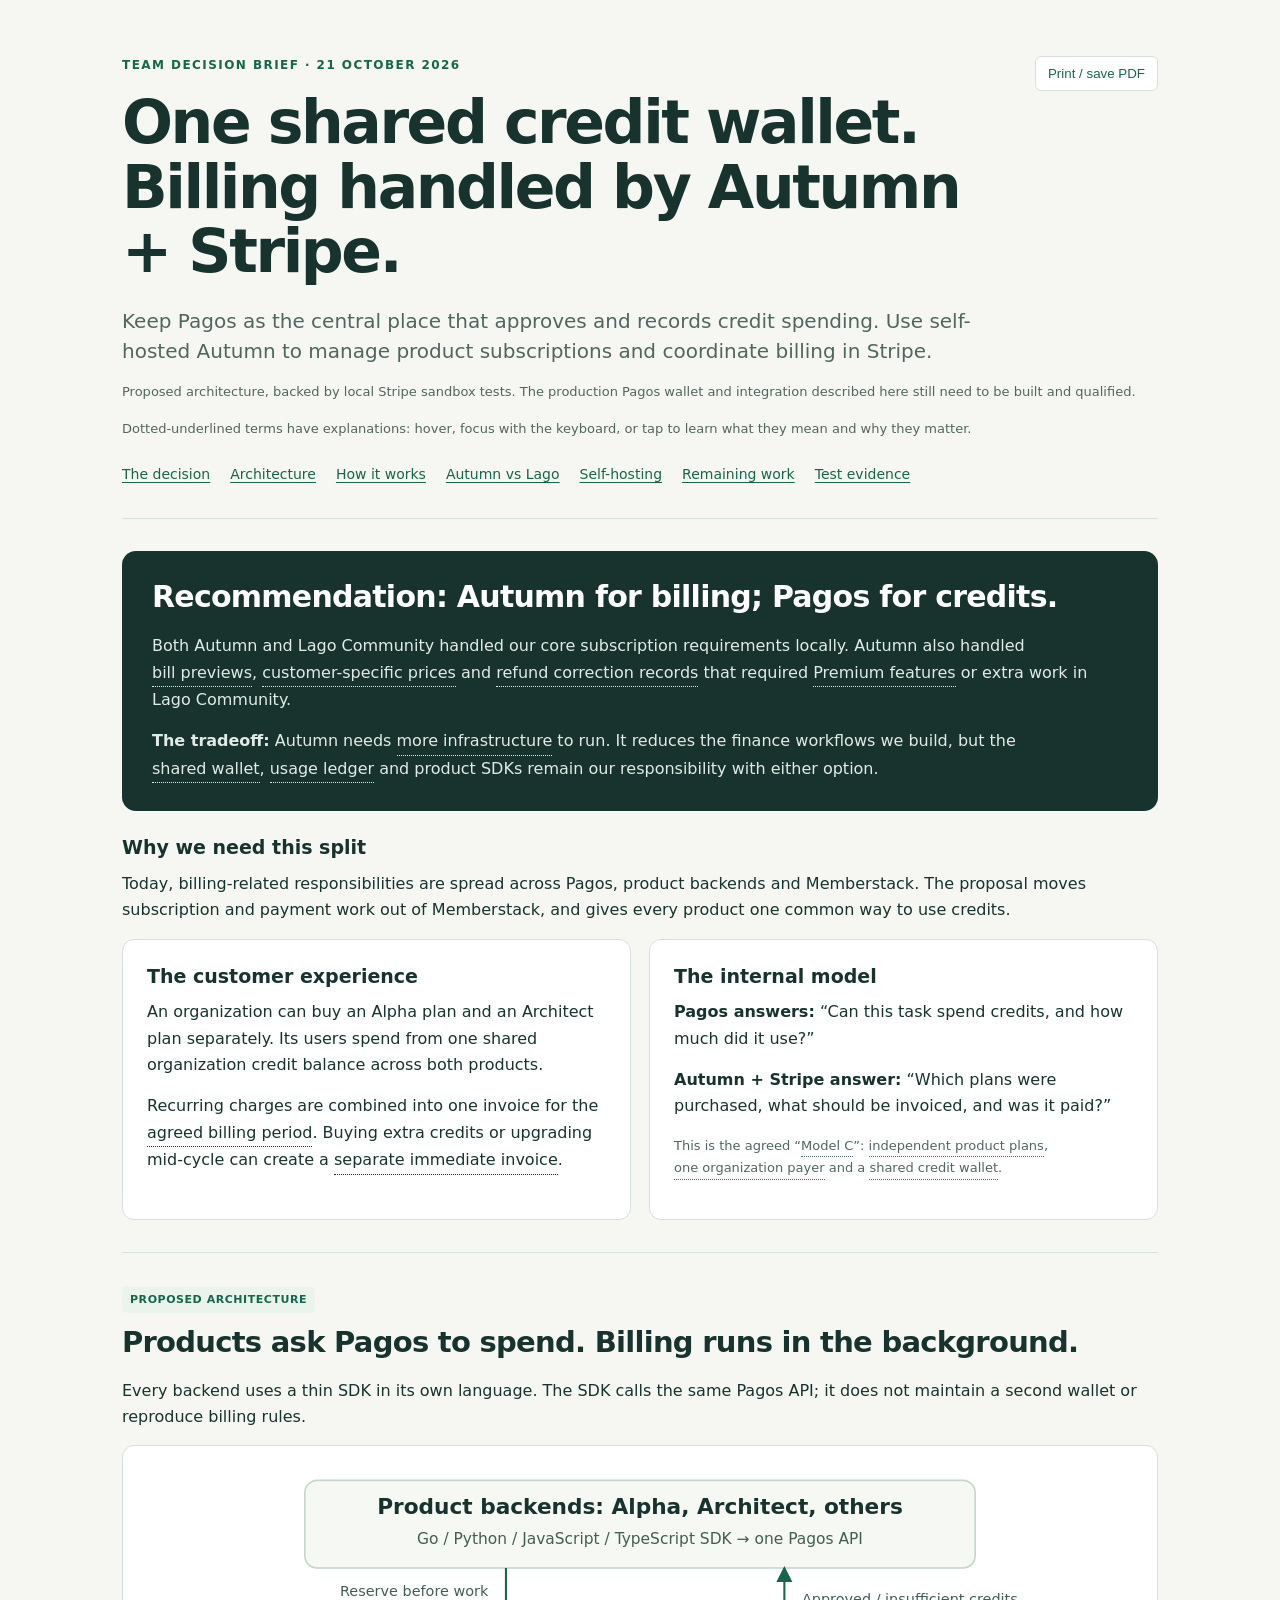
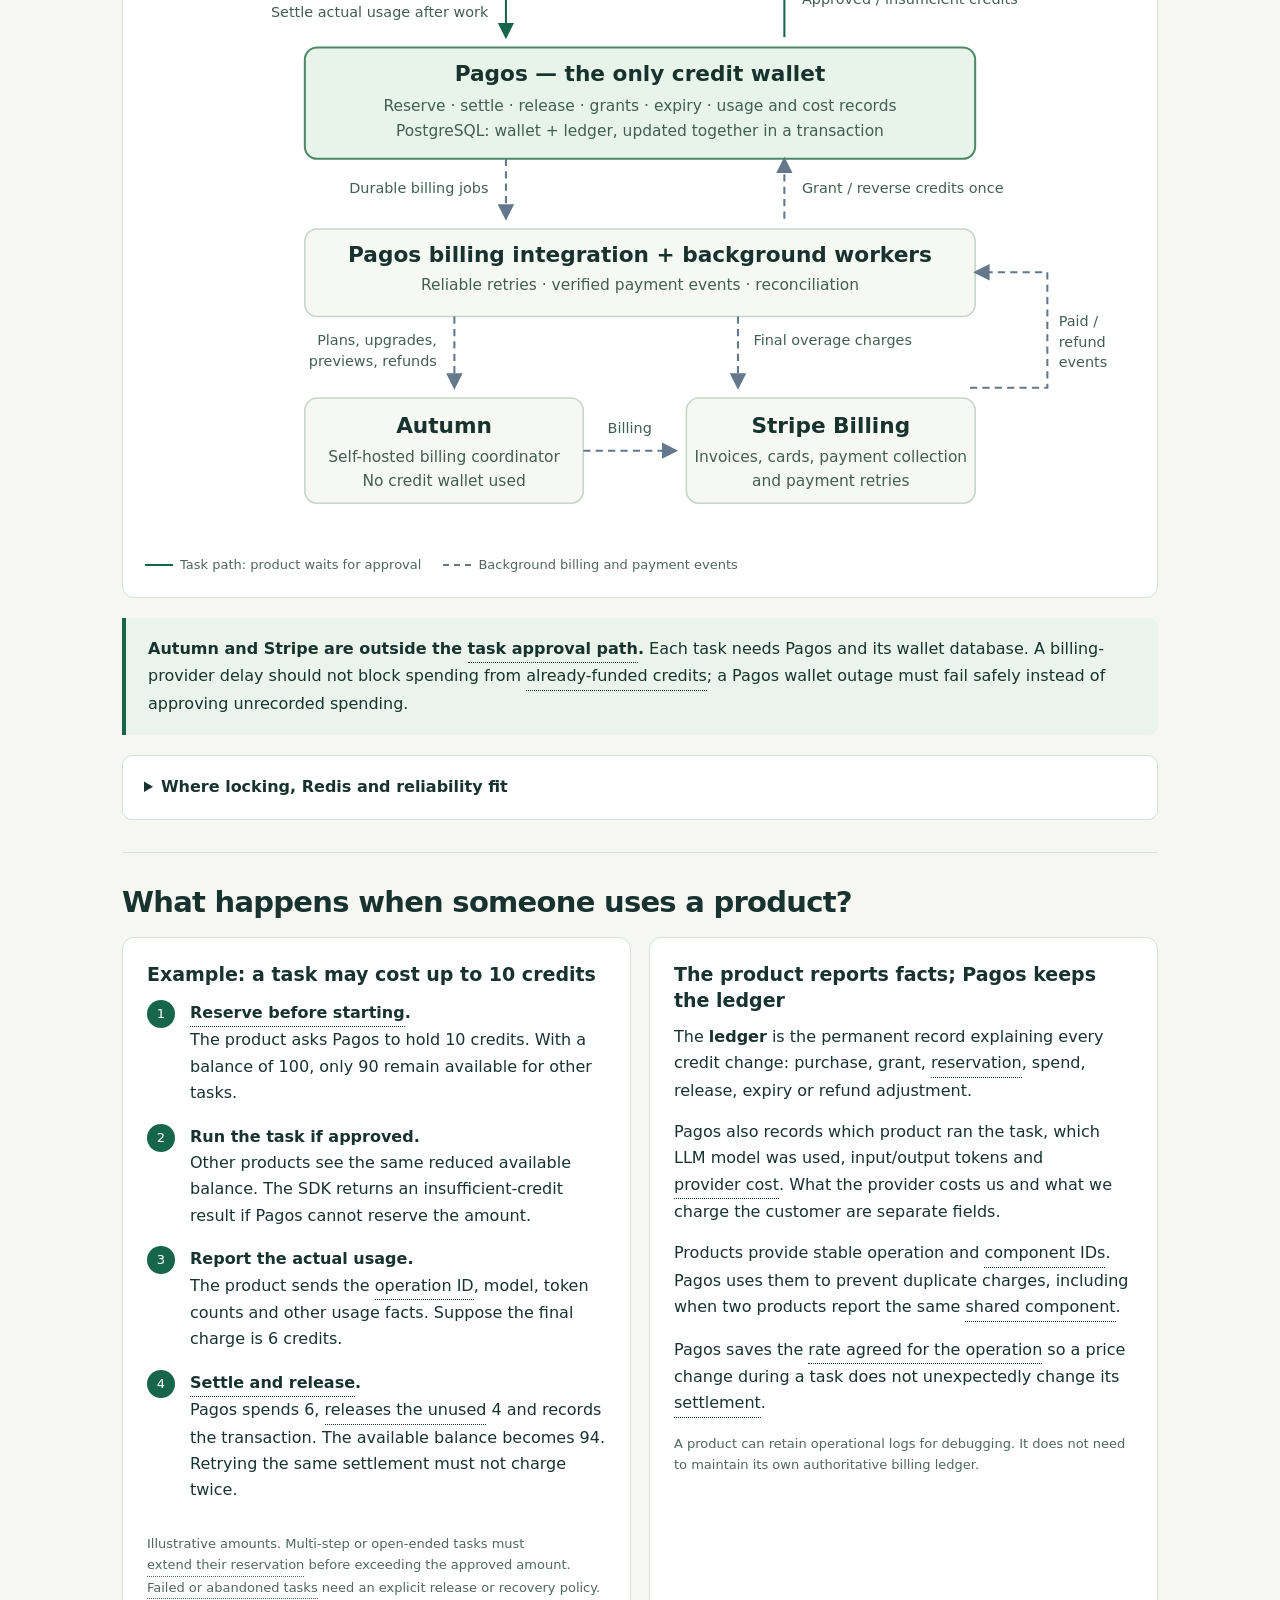
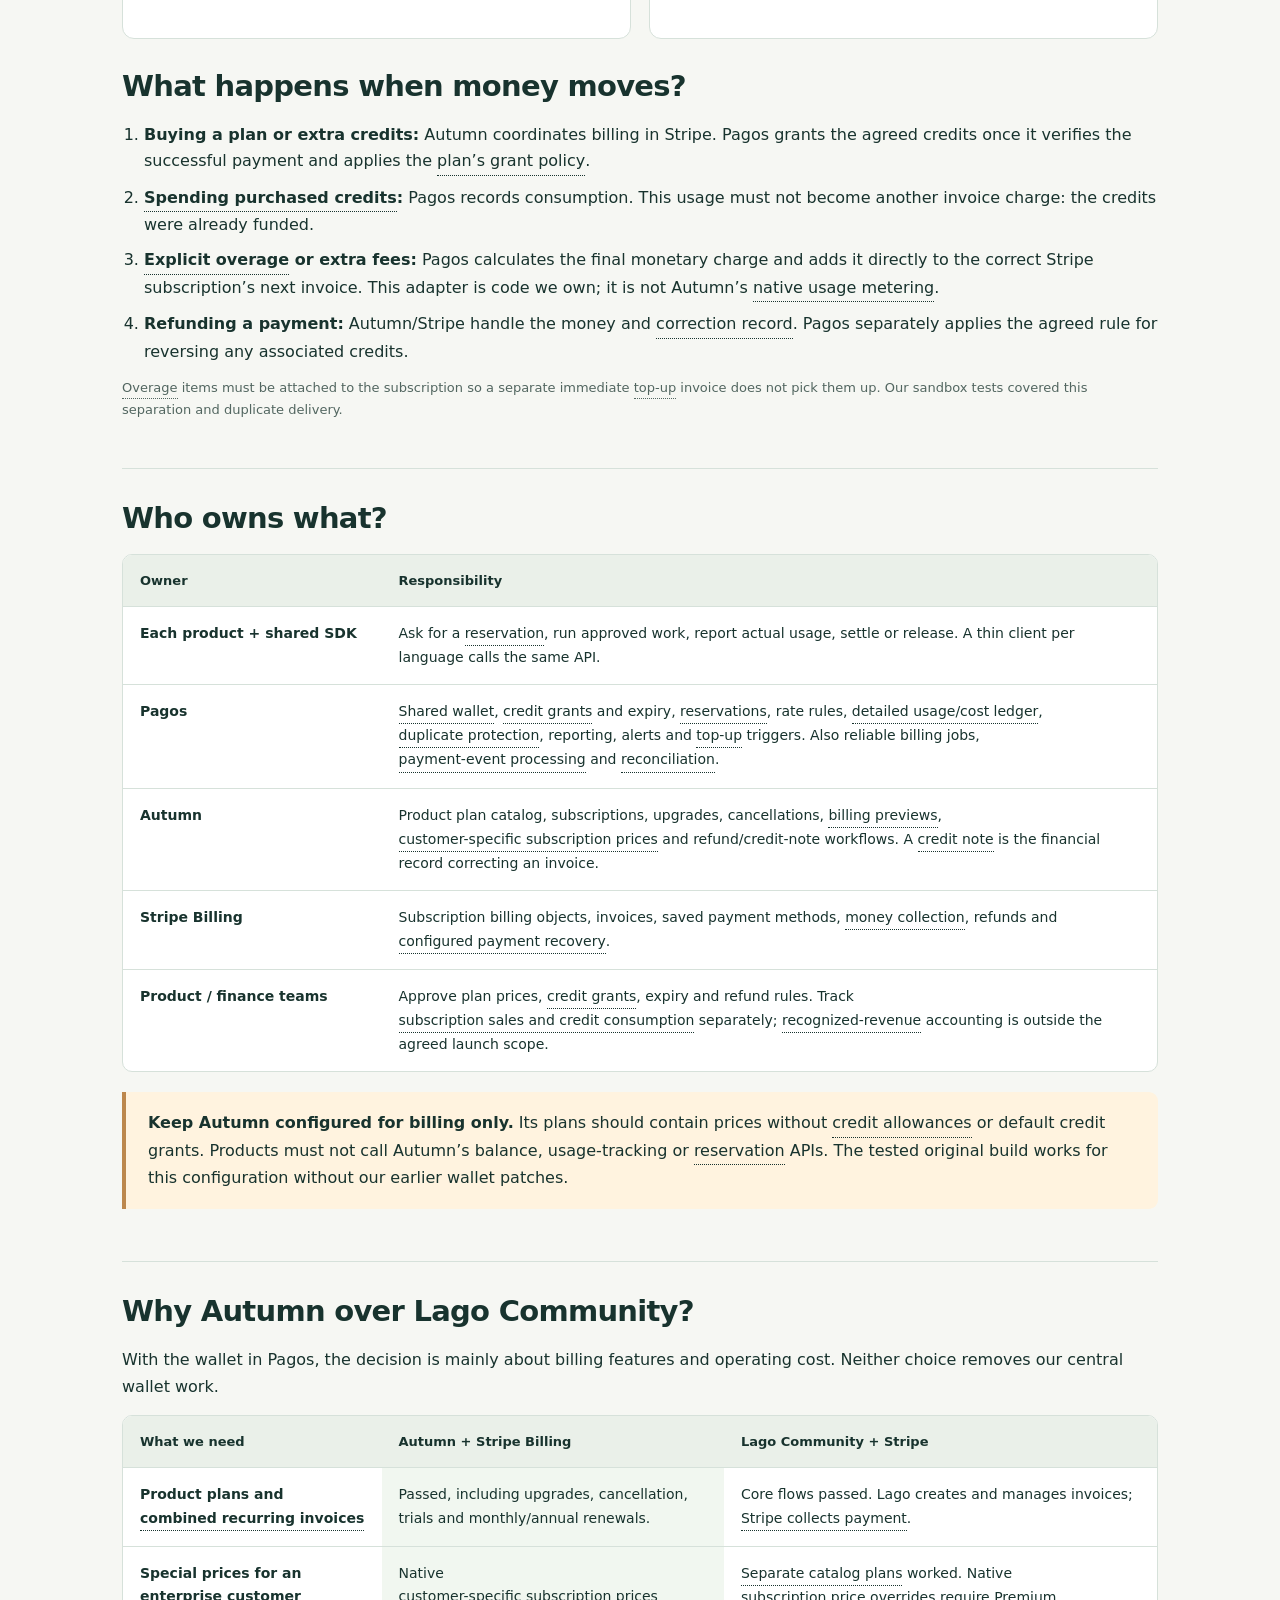
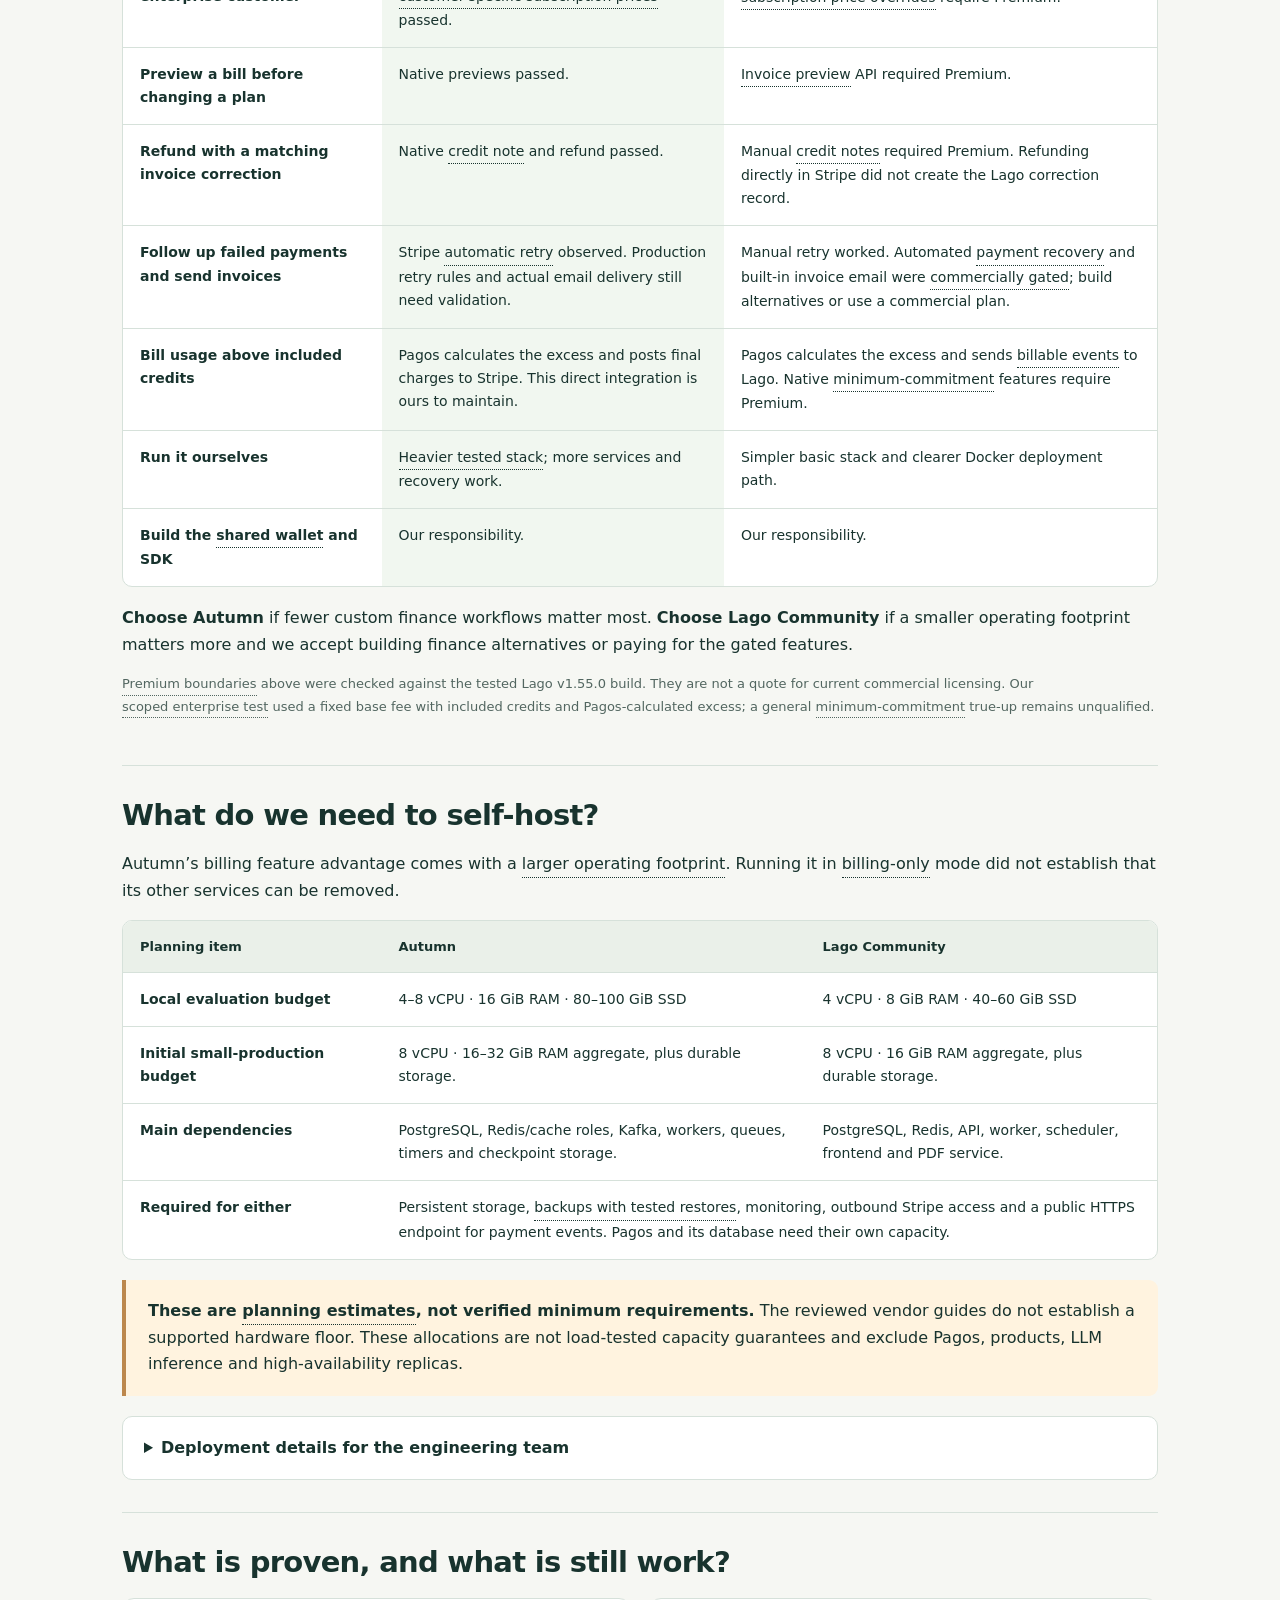
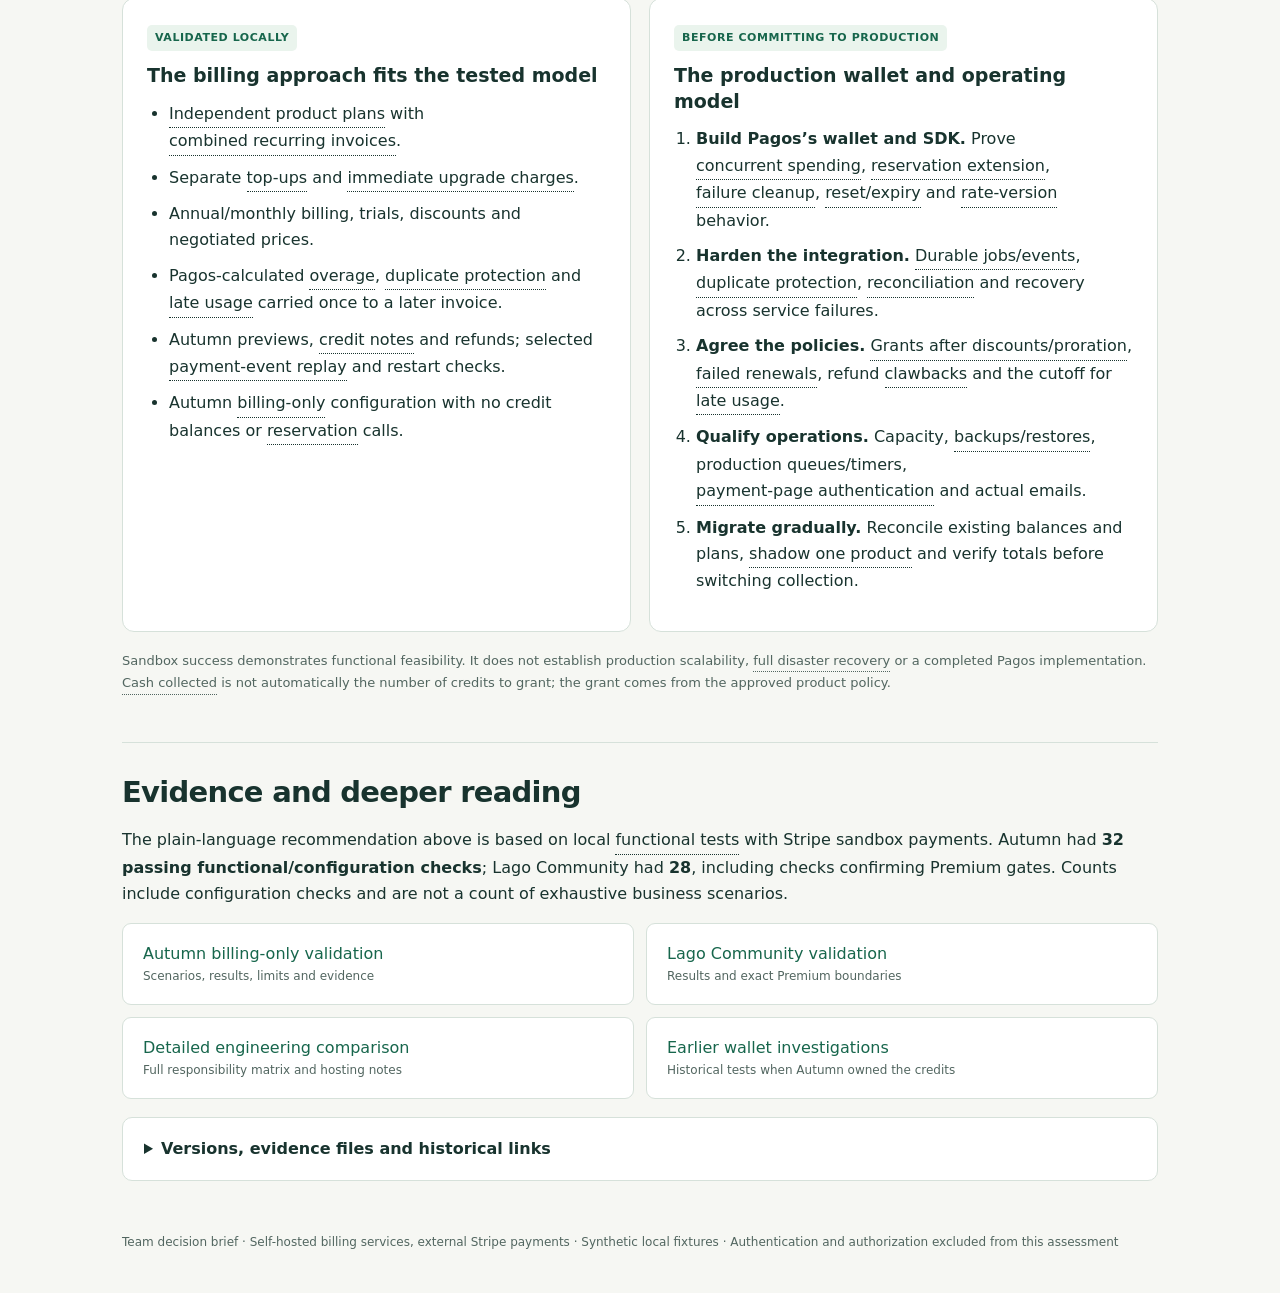
<file: index.html>
<!doctype html>
<html lang="en">
<head>
<meta charset="utf-8"><meta name="viewport" content="width=device-width, initial-scale=1">
<title>Our billing architecture: Pagos, Autumn and Stripe</title>
<style>
:root{--ink:#18332e;--muted:#526660;--green:#17664c;--light:#eaf4ed;--line:#d6e1da;--paper:#f6f7f3;--amber:#85511d;--sand:#fff3df}*{box-sizing:border-box}html{scroll-behavior:smooth}body{margin:0;background:var(--paper);color:var(--ink);font:16px/1.65 system-ui,-apple-system,BlinkMacSystemFont,"Segoe UI",sans-serif}header,main,footer{max-width:1100px;margin:auto;padding:0 32px}header{padding-top:56px;padding-bottom:32px}h1{font-size:clamp(36px,5.5vw,60px);line-height:1.08;letter-spacing:-.04em;max-width:850px;margin:14px 0 22px}h2{font-size:29px;line-height:1.2;letter-spacing:-.025em;margin:0 0 18px}h3{font-size:19px;line-height:1.35;margin:0 0 10px}p{margin:0 0 15px}a{color:var(--green);text-underline-offset:3px}.eyebrow{font-size:12px;font-weight:750;text-transform:uppercase;letter-spacing:.12em;color:var(--green)}.lede{font-size:20px;line-height:1.5;color:var(--muted);max-width:850px}.small{font-size:13px;color:var(--muted)}nav{display:flex;gap:20px;flex-wrap:wrap;margin-top:24px;font-size:14px}section{padding:32px 0;border-top:1px solid var(--line);scroll-margin-top:20px}.recommendation{padding:28px 30px;background:var(--ink);color:white;border-radius:14px;margin-bottom:24px}.recommendation h2{font-size:30px}.recommendation p{color:#e1ebe5}.recommendation p:last-child{margin:0}.grid{display:grid;grid-template-columns:1fr 1fr;gap:18px}.card{padding:24px;background:white;border:1px solid var(--line);border-radius:12px}.callout{padding:18px 22px;border-left:4px solid var(--green);background:var(--light);margin:20px 0;border-radius:0 9px 9px 0}.callout.caution{background:var(--sand);border-color:#bc874c}.callout p:last-child{margin:0}.table-wrap{overflow-x:auto;border:1px solid var(--line);border-radius:10px;background:white}table{width:100%;border-collapse:collapse;font-size:14px}th,td{padding:15px 17px;text-align:left;vertical-align:top;border-bottom:1px solid var(--line)}th{background:#eaf0e9;font-size:13px}td:first-child{font-weight:650;width:25%}tr:last-child td{border-bottom:0}.comparison td:nth-child(2){background:#f1f7f0}ul,ol{padding-left:22px;margin:12px 0}li{margin:9px 0}.steps{list-style:none;counter-reset:steps;padding:0}.steps li{counter-increment:steps;position:relative;padding:0 0 17px 43px;margin:0}.steps li:before{content:counter(steps);position:absolute;left:0;top:0;width:28px;height:28px;border-radius:50%;background:var(--green);color:white;text-align:center;font-size:13px;line-height:28px}.steps strong{display:block}.badge{font-size:11px;font-weight:750;letter-spacing:.05em;text-transform:uppercase;display:inline-block;background:var(--light);color:var(--green);padding:4px 8px;border-radius:5px;margin-bottom:12px}.diagram{background:white;border:1px solid var(--line);border-radius:12px;padding:22px}.diagram svg{width:100%;height:auto;display:block}.diagram text{font-family:system-ui,-apple-system,sans-serif}.diagram .box{fill:#f6f8f4;stroke:#c4d5ca;stroke-width:1.5}.diagram .core{fill:#e8f3e9;stroke:#4e8a68;stroke-width:2}.diagram .title{font-size:21px;font-weight:720;fill:#18332e}.diagram .body{font-size:15px;fill:#425e52}.diagram .label{font-size:14px;fill:#425e52}.diagram .sync{stroke:#17664c;stroke-width:2;fill:none}.diagram .async{stroke:#63788d;stroke-width:2;fill:none;stroke-dasharray:7 5}.legend{display:flex;gap:22px;flex-wrap:wrap;font-size:13px;color:var(--muted);margin:15px 0 0}.legend span:before{content:"";display:inline-block;width:28px;border-top:2px solid var(--green);margin-right:7px;vertical-align:middle}.legend span:last-child:before{border-top:2px dashed #63788d}.diagram-mobile{display:none}.diagram-mobile .node{padding:16px;background:var(--light);border:1px solid var(--line);border-radius:8px}.diagram-mobile .arrow{padding:9px;font-size:13px;text-align:center;color:var(--muted)}details{margin-top:18px;padding:18px 21px;background:white;border:1px solid var(--line);border-radius:10px}summary{font-weight:650;cursor:pointer}details[open] summary{margin-bottom:15px}.links{display:grid;grid-template-columns:1fr 1fr;gap:12px}.links a{display:block;padding:17px 20px;border:1px solid var(--line);border-radius:9px;background:white;text-decoration:none}.links a small{display:block;color:var(--muted);font-size:12px}.print{float:right;background:white;border:1px solid var(--line);border-radius:6px;padding:9px 12px;color:var(--green);cursor:pointer}code{font:12px ui-monospace,monospace;overflow-wrap:anywhere}footer{padding-top:20px;padding-bottom:40px;font-size:12px;color:var(--muted)}@media(max-width:700px){header,main,footer{padding-left:20px;padding-right:20px}header{padding-top:28px}.grid,.links{grid-template-columns:1fr}h2{font-size:25px}.print{float:none;margin-bottom:18px}.diagram{padding:15px}.diagram-desktop{display:none}.diagram-mobile{display:block}th,td{padding:12px;min-width:160px}.recommendation{padding:23px}.recommendation h2{font-size:26px}}@media print{body{background:white;font-size:11px}header,main,footer{max-width:none;padding-left:0;padding-right:0}header{padding-top:0}h1{font-size:36px}h2{font-size:23px}section{padding:20px 0}nav,.print{display:none}.recommendation{background:#eef4ed;color:var(--ink)}.recommendation p{color:var(--ink)}.table-wrap{overflow:visible}table{font-size:10px}th,td{padding:9px}tr,.card,.diagram,.steps li{break-inside:avoid}.diagram-desktop{display:block}.diagram-mobile{display:none}a{color:inherit}.callout,.badge{-webkit-print-color-adjust:exact;print-color-adjust:exact}details{break-inside:avoid}@page{size:A4;margin:15mm}
</style>
<link rel="stylesheet" href="billing-tooltips.css">
</head>
<body>
<header>
<button class="print" onclick="window.print()">Print / save PDF</button>
<div class="eyebrow">Team decision brief · 21 October 2026</div>
<h1>One shared credit wallet.<br>Billing handled by Autumn + Stripe.</h1>
<p class="lede">Keep Pagos as the central place that approves and records credit spending. Use self-hosted Autumn to manage product subscriptions and coordinate billing in Stripe.</p>
<p class="small">Proposed architecture, backed by local Stripe sandbox tests. The production Pagos wallet and integration described here still need to be built and qualified.</p>
<p class="small">Dotted-underlined terms have explanations: hover, focus with the keyboard, or tap to learn what they mean and why they matter.</p>
<nav aria-label="Contents"><a href="#decision">The decision</a><a href="#architecture">Architecture</a><a href="#flows">How it works</a><a href="#billing-only-comparison">Autumn vs Lago</a><a href="#hosting">Self-hosting</a><a href="#release-gates">Remaining work</a><a href="#evidence">Test evidence</a></nav>
</header>
<main>
<section id="decision">
<div class="recommendation"><h2>Recommendation: Autumn for billing; Pagos for credits.</h2><p>Both Autumn and Lago Community handled our core subscription requirements locally. Autumn also handled bill previews, customer-specific prices and refund correction records that required Premium features or extra work in Lago Community.</p><p><strong>The tradeoff:</strong> Autumn needs more infrastructure to run. It reduces the finance workflows we build, but the shared wallet, usage ledger and product SDKs remain our responsibility with either option.</p></div>
<h3>Why we need this split</h3>
<p>Today, billing-related responsibilities are spread across Pagos, product backends and Memberstack. The proposal moves subscription and payment work out of Memberstack, and gives every product one common way to use credits.</p>
<div class="grid" id="model-c"><div class="card"><h3>The customer experience</h3><p>An organization can buy an Alpha plan and an Architect plan separately. Its users spend from one shared organization credit balance across both products.</p><p>Recurring charges are combined into one invoice for the agreed billing period. Buying extra credits or upgrading mid-cycle can create a separate immediate invoice.</p></div><div class="card"><h3>The internal model</h3><p><strong>Pagos answers:</strong> “Can this task spend credits, and how much did it use?”</p><p><strong>Autumn + Stripe answer:</strong> “Which plans were purchased, what should be invoiced, and was it paid?”</p><p class="small">This is the agreed “Model C”: independent product plans, one organization payer and a shared credit wallet.</p></div></div>
</section>
<section id="architecture">
<span class="badge">Proposed architecture</span><h2>Products ask Pagos to spend. Billing runs in the background.</h2>
<p>Every backend uses a thin SDK in its own language. The SDK calls the same Pagos API; it does not maintain a second wallet or reproduce billing rules.</p>
<div class="diagram">
<div class="diagram-desktop">
<svg viewBox="0 0 960 650" role="img" aria-labelledby="diagram-title diagram-desc">
<title id="diagram-title">Proposed Pagos, Autumn and Stripe architecture</title><desc id="diagram-desc">Product SDKs reserve and settle credits through Pagos. Pagos stores the authoritative wallet and usage ledger in PostgreSQL. A background billing worker calls Autumn for subscriptions and Stripe directly for final overage invoice items. Autumn coordinates Stripe Billing. Verified Stripe payment and refund events return to Pagos.</desc>
<defs><marker id="green-arrow" markerWidth="9" markerHeight="9" refX="7" refY="4" orient="auto"><path d="M0,0 L8,4 L0,8" fill="#17664c"/></marker><marker id="blue-arrow" markerWidth="9" markerHeight="9" refX="7" refY="4" orient="auto"><path d="M0,0 L8,4 L0,8" fill="#63788d"/></marker></defs>
<rect class="box" x="155" y="12" width="650" height="85" rx="12"/><text class="title" x="480" y="45" text-anchor="middle">Product backends: Alpha, Architect, others</text><text class="body" x="480" y="74" text-anchor="middle">Go / Python / JavaScript / TypeScript SDK → one Pagos API</text>
<path class="sync" d="M350 97 V164" marker-end="url(#green-arrow)"/><text class="label" x="333" y="124" text-anchor="end">Reserve before work</text><text class="label" x="333" y="144" text-anchor="end">Settle actual usage after work</text>
<path class="sync" d="M620 164 V97" marker-end="url(#green-arrow)"/><text class="label" x="637" y="132">Approved / insufficient credits</text>
<rect class="core" x="155" y="174" width="650" height="108" rx="12"/><text class="title" x="480" y="207" text-anchor="middle">Pagos — the only credit wallet</text><text class="body" x="480" y="236" text-anchor="middle">Reserve · settle · release · grants · expiry · usage and cost records</text><text class="body" x="480" y="260" text-anchor="middle">PostgreSQL: wallet + ledger, updated together in a transaction</text>
<path class="async" d="M350 282 V340" marker-end="url(#blue-arrow)"/><text class="label" x="333" y="315" text-anchor="end">Durable billing jobs</text>
<path class="async" d="M620 340 V282" marker-end="url(#blue-arrow)"/><text class="label" x="637" y="315">Grant / reverse credits once</text>
<rect class="box" x="155" y="350" width="650" height="85" rx="12"/><text class="title" x="480" y="382" text-anchor="middle">Pagos billing integration + background workers</text><text class="body" x="480" y="409" text-anchor="middle">Reliable retries · verified payment events · reconciliation</text>
<path class="async" d="M300 435 V504" marker-end="url(#blue-arrow)"/><text class="label" x="283" y="463" text-anchor="end">Plans, upgrades,</text><text class="label" x="283" y="483" text-anchor="end">previews, refunds</text>
<path class="async" d="M575 435 V504" marker-end="url(#blue-arrow)"/><text class="label" x="590" y="463">Final overage charges</text>
<path class="async" d="M800 504 H875 V392 H805" marker-end="url(#blue-arrow)"/><text class="label" x="886" y="444">Paid /</text><text class="label" x="886" y="464">refund</text><text class="label" x="886" y="484">events</text>
<rect class="box" x="155" y="514" width="270" height="102" rx="12"/><text class="title" x="290" y="548" text-anchor="middle">Autumn</text><text class="body" x="290" y="576" text-anchor="middle">Self-hosted billing coordinator</text><text class="body" x="290" y="599" text-anchor="middle">No credit wallet used</text>
<path class="async" d="M425 565 H515" marker-end="url(#blue-arrow)"/><text class="label" x="470" y="548" text-anchor="middle">Billing</text>
<rect class="box" x="525" y="514" width="280" height="102" rx="12"/><text class="title" x="665" y="548" text-anchor="middle">Stripe Billing</text><text class="body" x="665" y="576" text-anchor="middle">Invoices, cards, payment collection</text><text class="body" x="665" y="599" text-anchor="middle">and payment retries</text>
</svg></div>
<div class="diagram-mobile"><div class="node"><strong>Product backends + thin SDKs</strong><br>Go · Python · JavaScript / TypeScript</div><div class="arrow">↓ Reserve / settle credits<br>↑ Approval or insufficient credits</div><div class="node"><strong>Pagos + PostgreSQL</strong><br>One wallet, atomic reservations and the usage ledger</div><div class="arrow">↓ Durable billing jobs<br>↑ Verified payment / refund results</div><div class="node"><strong>Pagos background billing workers</strong><br>Retries, event processing and reconciliation</div><div class="arrow">↓ Plans, upgrades, previews and refunds</div><div class="node"><strong>Self-hosted Autumn</strong><br>Coordinates subscriptions and billing</div><div class="arrow">↓ Billing instructions</div><div class="node"><strong>Stripe Billing</strong><br>Invoices, cards, payment collection and retries</div><p class="small" style="margin-top:15px">Pagos also sends final overage charges directly to Stripe. Stripe payment and refund events return to Pagos for credit grants or reversals.</p></div>
<div class="legend"><span>Task path: product waits for approval</span><span>Background billing and payment events</span></div>
</div>
<div class="callout"><strong>Autumn and Stripe are outside the task approval path.</strong> Each task needs Pagos and its wallet database. A billing-provider delay should not block spending from already-funded credits; a Pagos wallet outage must fail safely instead of approving unrecorded spending.</div>
<details><summary>Where locking, Redis and reliability fit</summary><p><strong>Atomicity belongs in Pagos’s PostgreSQL transaction.</strong> Check the spendable balance and reserve credits as one operation, using database locking or an equivalent conditional update. Two products cannot both spend the same available credits.</p><p><strong>Redis is optional.</strong> It can cache display balances or help with rate limits. A cached balance must never authorize spending. The authoritative decision stays in the database.</p><p><strong>Billing jobs are saved with the ledger change.</strong> A background worker delivers them and retries safely. Incoming payment events are recorded and deduplicated before applying credit changes. Regular reconciliation catches missing or mismatched records.</p><p class="small">These are proposed production mechanisms. The new Pagos wallet’s throughput, concurrency and recovery behavior have not been implemented or load tested.</p></details>
</section>
<section id="flows"><h2>What happens when someone uses a product?</h2>
<div class="grid"><div class="card"><h3>Example: a task may cost up to 10 credits</h3><ol class="steps"><li><strong>Reserve before starting.</strong>The product asks Pagos to hold 10 credits. With a balance of 100, only 90 remain available for other tasks.</li><li><strong>Run the task if approved.</strong>Other products see the same reduced available balance. The SDK returns an insufficient-credit result if Pagos cannot reserve the amount.</li><li><strong>Report the actual usage.</strong>The product sends the operation ID, model, token counts and other usage facts. Suppose the final charge is 6 credits.</li><li><strong>Settle and release.</strong>Pagos spends 6, releases the unused 4 and records the transaction. The available balance becomes 94. Retrying the same settlement must not charge twice.</li></ol><p class="small">Illustrative amounts. Multi-step or open-ended tasks must extend their reservation before exceeding the approved amount. Failed or abandoned tasks need an explicit release or recovery policy.</p></div><div class="card"><h3>The product reports facts; Pagos keeps the ledger</h3><p>The <strong>ledger</strong> is the permanent record explaining every credit change: purchase, grant, reservation, spend, release, expiry or refund adjustment.</p><p>Pagos also records which product ran the task, which LLM model was used, input/output tokens and provider cost. What the provider costs us and what we charge the customer are separate fields.</p><p>Products provide stable operation and component IDs. Pagos uses them to prevent duplicate charges, including when two products report the same shared component.</p><p>Pagos saves the rate agreed for the operation so a price change during a task does not unexpectedly change its settlement.</p><p class="small">A product can retain operational logs for debugging. It does not need to maintain its own authoritative billing ledger.</p></div></div>
<h2 style="margin-top:30px">What happens when money moves?</h2>
<ol><li><strong>Buying a plan or extra credits:</strong> Autumn coordinates billing in Stripe. Pagos grants the agreed credits once it verifies the successful payment and applies the plan’s grant policy.</li><li><strong>Spending purchased credits:</strong> Pagos records consumption. This usage must not become another invoice charge: the credits were already funded.</li><li><strong>Explicit overage or extra fees:</strong> Pagos calculates the final monetary charge and adds it directly to the correct Stripe subscription’s next invoice. This adapter is code we own; it is not Autumn’s native usage metering.</li><li><strong>Refunding a payment:</strong> Autumn/Stripe handle the money and correction record. Pagos separately applies the agreed rule for reversing any associated credits.</li></ol>
<p class="small">Overage items must be attached to the subscription so a separate immediate top-up invoice does not pick them up. Our sandbox tests covered this separation and duplicate delivery.</p>
</section>
<section id="ownership"><h2>Who owns what?</h2><div class="table-wrap"><table><thead><tr><th>Owner</th><th>Responsibility</th></tr></thead><tbody>
<tr><td>Each product + shared SDK</td><td>Ask for a reservation, run approved work, report actual usage, settle or release. A thin client per language calls the same API.</td></tr>
<tr><td>Pagos</td><td>Shared wallet, credit grants and expiry, reservations, rate rules, detailed usage/cost ledger, duplicate protection, reporting, alerts and top-up triggers. Also reliable billing jobs, payment-event processing and reconciliation.</td></tr>
<tr><td>Autumn</td><td>Product plan catalog, subscriptions, upgrades, cancellations, billing previews, customer-specific subscription prices and refund/credit-note workflows. A credit note is the financial record correcting an invoice.</td></tr>
<tr><td>Stripe Billing</td><td>Subscription billing objects, invoices, saved payment methods, money collection, refunds and configured payment recovery.</td></tr>
<tr><td>Product / finance teams</td><td>Approve plan prices, credit grants, expiry and refund rules. Track subscription sales and credit consumption separately; recognized-revenue accounting is outside the agreed launch scope.</td></tr>
</tbody></table></div><div class="callout caution"><strong>Keep Autumn configured for billing only.</strong> Its plans should contain prices without credit allowances or default credit grants. Products must not call Autumn’s balance, usage-tracking or reservation APIs. The tested original build works for this configuration without our earlier wallet patches.</div></section>
<section id="billing-only-comparison"><h2>Why Autumn over Lago Community?</h2><p>With the wallet in Pagos, the decision is mainly about billing features and operating cost. Neither choice removes our central wallet work.</p><div class="table-wrap"><table class="comparison"><thead><tr><th>What we need</th><th>Autumn + Stripe Billing</th><th>Lago Community + Stripe</th></tr></thead><tbody>
<tr><td>Product plans and combined recurring invoices</td><td>Passed, including upgrades, cancellation, trials and monthly/annual renewals.</td><td>Core flows passed. Lago creates and manages invoices; Stripe collects payment.</td></tr>
<tr><td>Special prices for an enterprise customer</td><td>Native customer-specific subscription prices passed.</td><td>Separate catalog plans worked. Native subscription price overrides require Premium.</td></tr>
<tr><td>Preview a bill before changing a plan</td><td>Native previews passed.</td><td>Invoice preview API required Premium.</td></tr>
<tr><td>Refund with a matching invoice correction</td><td>Native credit note and refund passed.</td><td>Manual credit notes required Premium. Refunding directly in Stripe did not create the Lago correction record.</td></tr>
<tr><td>Follow up failed payments and send invoices</td><td>Stripe automatic retry observed. Production retry rules and actual email delivery still need validation.</td><td>Manual retry worked. Automated payment recovery and built-in invoice email were commercially gated; build alternatives or use a commercial plan.</td></tr>
<tr><td>Bill usage above included credits</td><td>Pagos calculates the excess and posts final charges to Stripe. This direct integration is ours to maintain.</td><td>Pagos calculates the excess and sends billable events to Lago. Native minimum-commitment features require Premium.</td></tr>
<tr><td>Run it ourselves</td><td>Heavier tested stack; more services and recovery work.</td><td>Simpler basic stack and clearer Docker deployment path.</td></tr>
<tr><td>Build the shared wallet and SDK</td><td>Our responsibility.</td><td>Our responsibility.</td></tr>
</tbody></table></div>
<p style="margin-top:18px"><strong>Choose Autumn</strong> if fewer custom finance workflows matter most. <strong>Choose Lago Community</strong> if a smaller operating footprint matters more and we accept building finance alternatives or paying for the gated features.</p>
<p class="small">Premium boundaries above were checked against the tested Lago v1.55.0 build. They are not a quote for current commercial licensing. Our scoped enterprise test used a fixed base fee with included credits and Pagos-calculated excess; a general minimum-commitment true-up remains unqualified.</p>
</section>
<section id="hosting"><h2>What do we need to self-host?</h2><p>Autumn’s billing feature advantage comes with a larger operating footprint. Running it in billing-only mode did not establish that its other services can be removed.</p><div class="table-wrap"><table><thead><tr><th>Planning item</th><th>Autumn</th><th>Lago Community</th></tr></thead><tbody>
<tr><td>Local evaluation budget</td><td>4–8 vCPU · 16 GiB RAM · 80–100 GiB SSD</td><td>4 vCPU · 8 GiB RAM · 40–60 GiB SSD</td></tr>
<tr><td>Initial small-production budget</td><td>8 vCPU · 16–32 GiB RAM aggregate, plus durable storage.</td><td>8 vCPU · 16 GiB RAM aggregate, plus durable storage.</td></tr>
<tr><td>Main dependencies</td><td>PostgreSQL, Redis/cache roles, Kafka, workers, queues, timers and checkpoint storage.</td><td>PostgreSQL, Redis, API, worker, scheduler, frontend and PDF service.</td></tr>
<tr><td>Required for either</td><td colspan="2">Persistent storage, backups with tested restores, monitoring, outbound Stripe access and a public HTTPS endpoint for payment events. Pagos and its database need their own capacity.</td></tr>
</tbody></table></div><div class="callout caution"><strong>These are planning estimates, not verified minimum requirements.</strong> The reviewed vendor guides do not establish a supported hardware floor. These allocations are not load-tested capacity guarantees and exclude Pagos, products, LLM inference and high-availability replicas.</div>
<details><summary>Deployment details for the engineering team</summary><p><strong>Autumn:</strong> the tested stack included API, balance and queue workers, cron, event delivery and dashboard; PostgreSQL; cache/balance-store roles; Kafka; DynamoDB-compatible checkpoints; SQS-compatible queues; and EventBridge-compatible timers. Local queue/timer emulators and in-memory checkpoint storage are test substitutes, not a qualified production durability setup. Use durable services in our account or qualify replacements. Removing unused wallet infrastructure needs a separate investigation.</p><p><strong>Lago:</strong> the basic PostgreSQL-backed event store does not require Kafka or ClickHouse. The tested deployment used API, worker, scheduler, frontend, PostgreSQL, Redis and a PDF service.</p><p>For either option, we own deployment automation, upgrades, alerts and recovery. Actual email delivery and full payment-page browser flows still need testing.</p><p class="small">References: <a href="https://getlago.com/docs/guide/lago-self-hosted/docker">Lago Docker guide</a> · <a href="https://github.com/useautumn/autumn/blob/000358aedaced4d8a9afc862328f2316d4d6070f/README.md">Autumn README at the tested commit</a></p></details>
</section>
<section id="release-gates"><h2>What is proven, and what is still work?</h2><div class="grid"><div class="card"><span class="badge">Validated locally</span><h3>The billing approach fits the tested model</h3><ul><li>Independent product plans with combined recurring invoices.</li><li>Separate top-ups and immediate upgrade charges.</li><li>Annual/monthly billing, trials, discounts and negotiated prices.</li><li>Pagos-calculated overage, duplicate protection and late usage carried once to a later invoice.</li><li>Autumn previews, credit notes and refunds; selected payment-event replay and restart checks.</li><li>Autumn billing-only configuration with no credit balances or reservation calls.</li></ul></div><div class="card"><span class="badge">Before committing to production</span><h3>The production wallet and operating model</h3><ol><li><strong>Build Pagos’s wallet and SDK.</strong> Prove concurrent spending, reservation extension, failure cleanup, reset/expiry and rate-version behavior.</li><li><strong>Harden the integration.</strong> Durable jobs/events, duplicate protection, reconciliation and recovery across service failures.</li><li><strong>Agree the policies.</strong> Grants after discounts/proration, failed renewals, refund clawbacks and the cutoff for late usage.</li><li><strong>Qualify operations.</strong> Capacity, backups/restores, production queues/timers, payment-page authentication and actual emails.</li><li><strong>Migrate gradually.</strong> Reconcile existing balances and plans, shadow one product and verify totals before switching collection.</li></ol></div></div><p class="small" style="margin-top:18px">Sandbox success demonstrates functional feasibility. It does not establish production scalability, full disaster recovery or a completed Pagos implementation. Cash collected is not automatically the number of credits to grant; the grant comes from the approved product policy.</p></section>
<section id="evidence"><h2>Evidence and deeper reading</h2><p>The plain-language recommendation above is based on local functional tests with Stripe sandbox payments. Autumn had <strong>32 passing functional/configuration checks</strong>; Lago Community had <strong>28</strong>, including checks confirming Premium gates. Counts include configuration checks and are not a count of exhaustive business scenarios.</p><div class="links"><a href="autumn-billing-only-validation.html">Autumn billing-only validation<small>Scenarios, results, limits and evidence</small></a><a href="lago-modelc-pagos-wallet.html">Lago Community validation<small>Results and exact Premium boundaries</small></a><a href="lago-vs-autumn-technical.html">Detailed engineering comparison<small>Full responsibility matrix and hosting notes</small></a><a href="lago-vs-autumn-wallet-history.html">Earlier wallet investigations<small>Historical tests when Autumn owned the credits</small></a></div>
<details><summary>Versions, evidence files and historical links</summary><p>Autumn original commit <code>000358aedaced4d8a9afc862328f2316d4d6070f</code>, without our wallet patches: 15 fresh billing-only customers, zero entitlement rows and no balance/reservation/usage API calls. Lago Community v1.55.0, with zero Lago wallets.</p><p>Autumn used Stripe test clocks through annual renewal. Lago used its billing services at controlled timestamps with actual Stripe sandbox collection. These are different test methods, not equivalent performance benchmarks.</p><p><a href="autumn-billing-only-validation.json">Autumn evidence JSON</a> · <a href="lago-modelc-validation.json">Lago evidence JSON</a></p><ul><li id="patch-validation"><a href="lago-vs-autumn-wallet-history.html#patch-validation">Earlier monthly-reset investigation</a></li><li id="rate-validation"><a href="lago-vs-autumn-wallet-history.html#rate-validation">Earlier rate-change investigation</a></li><li id="replacement-validation"><a href="lago-vs-autumn-wallet-history.html#replacement-validation">Earlier plan-replacement investigation</a></li><li id="model-c-validation"><a href="lago-vs-autumn-wallet-history.html#model-c-validation">Earlier Model C validation</a></li></ul><p class="small">Those historical wallet fixes are not dependencies of the proposed Pagos-owned wallet.</p></details>
</section>
</main><footer>Team decision brief · Self-hosted billing services, external Stripe payments · Synthetic local fixtures · Authentication and authorization excluded from this assessment</footer>
<script src="billing-tooltips.js?v=9b58bb6cab" defer></script>
</body></html>
</file>
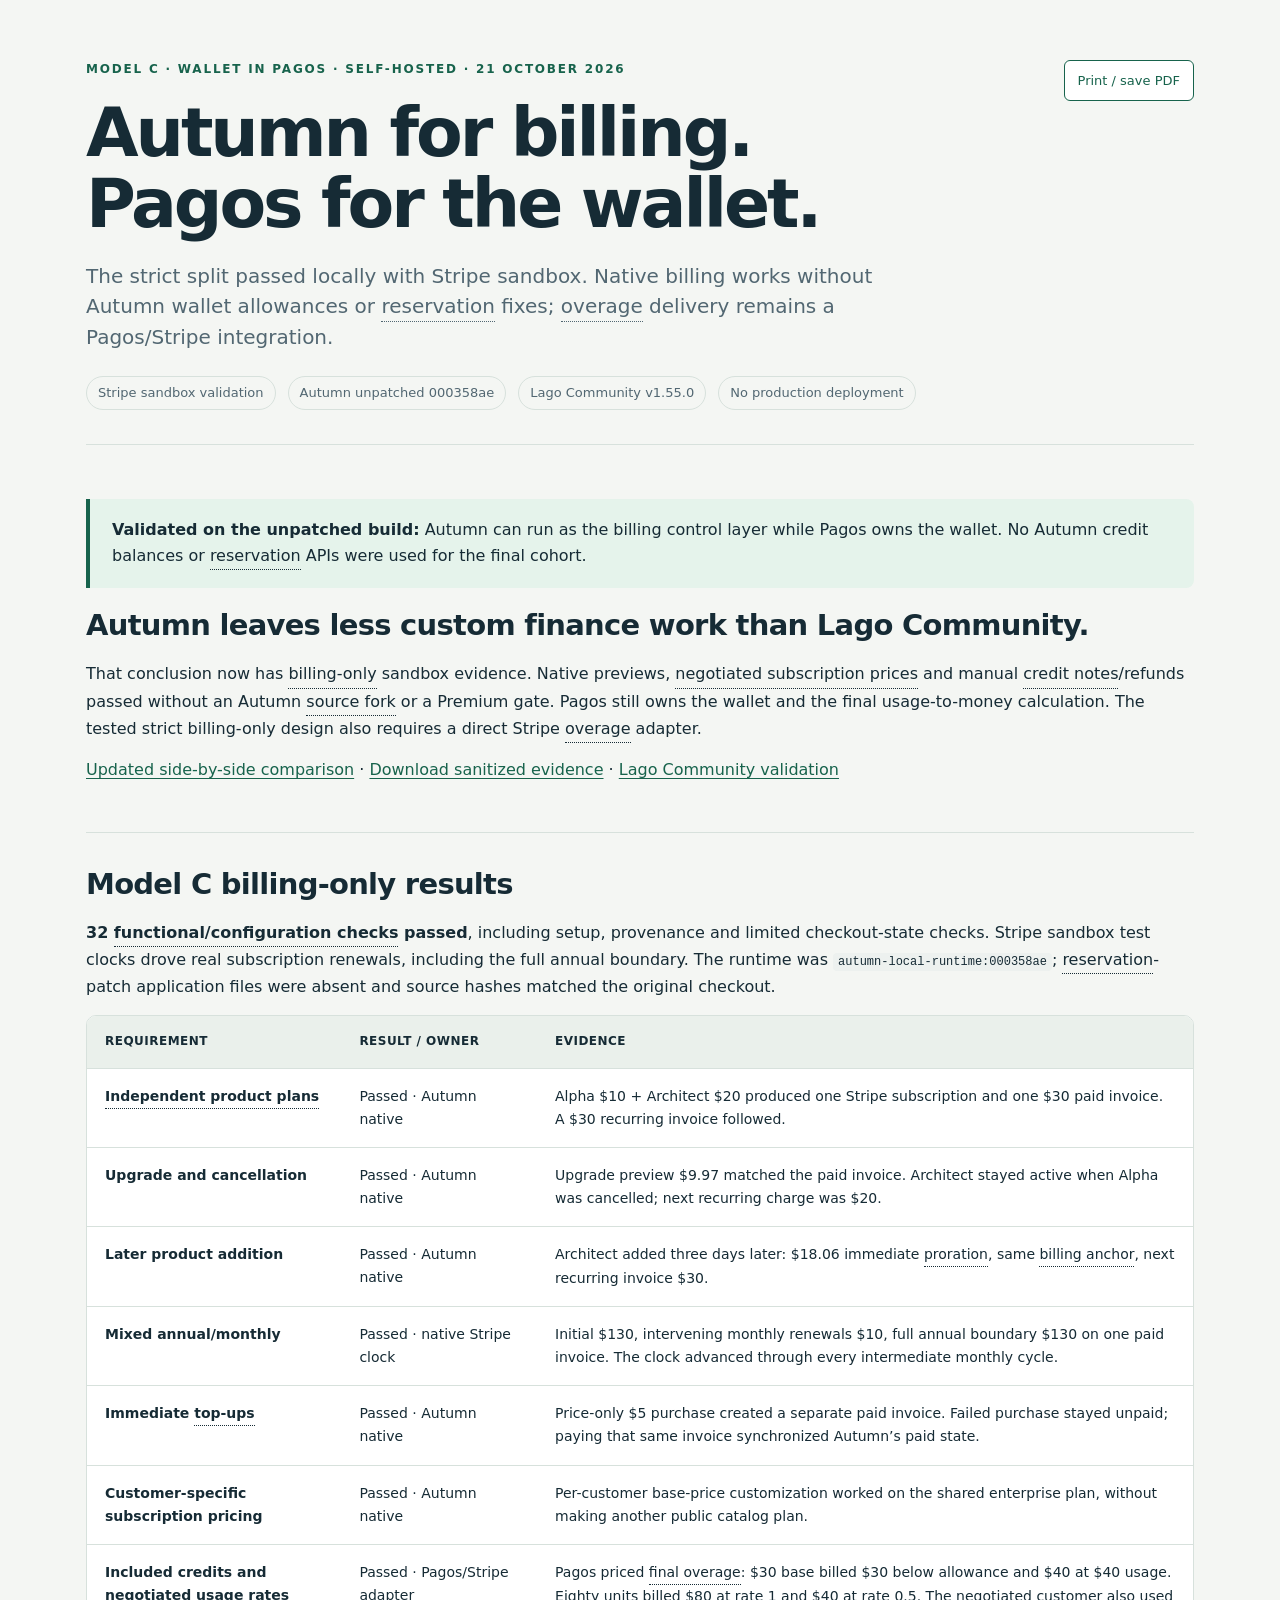
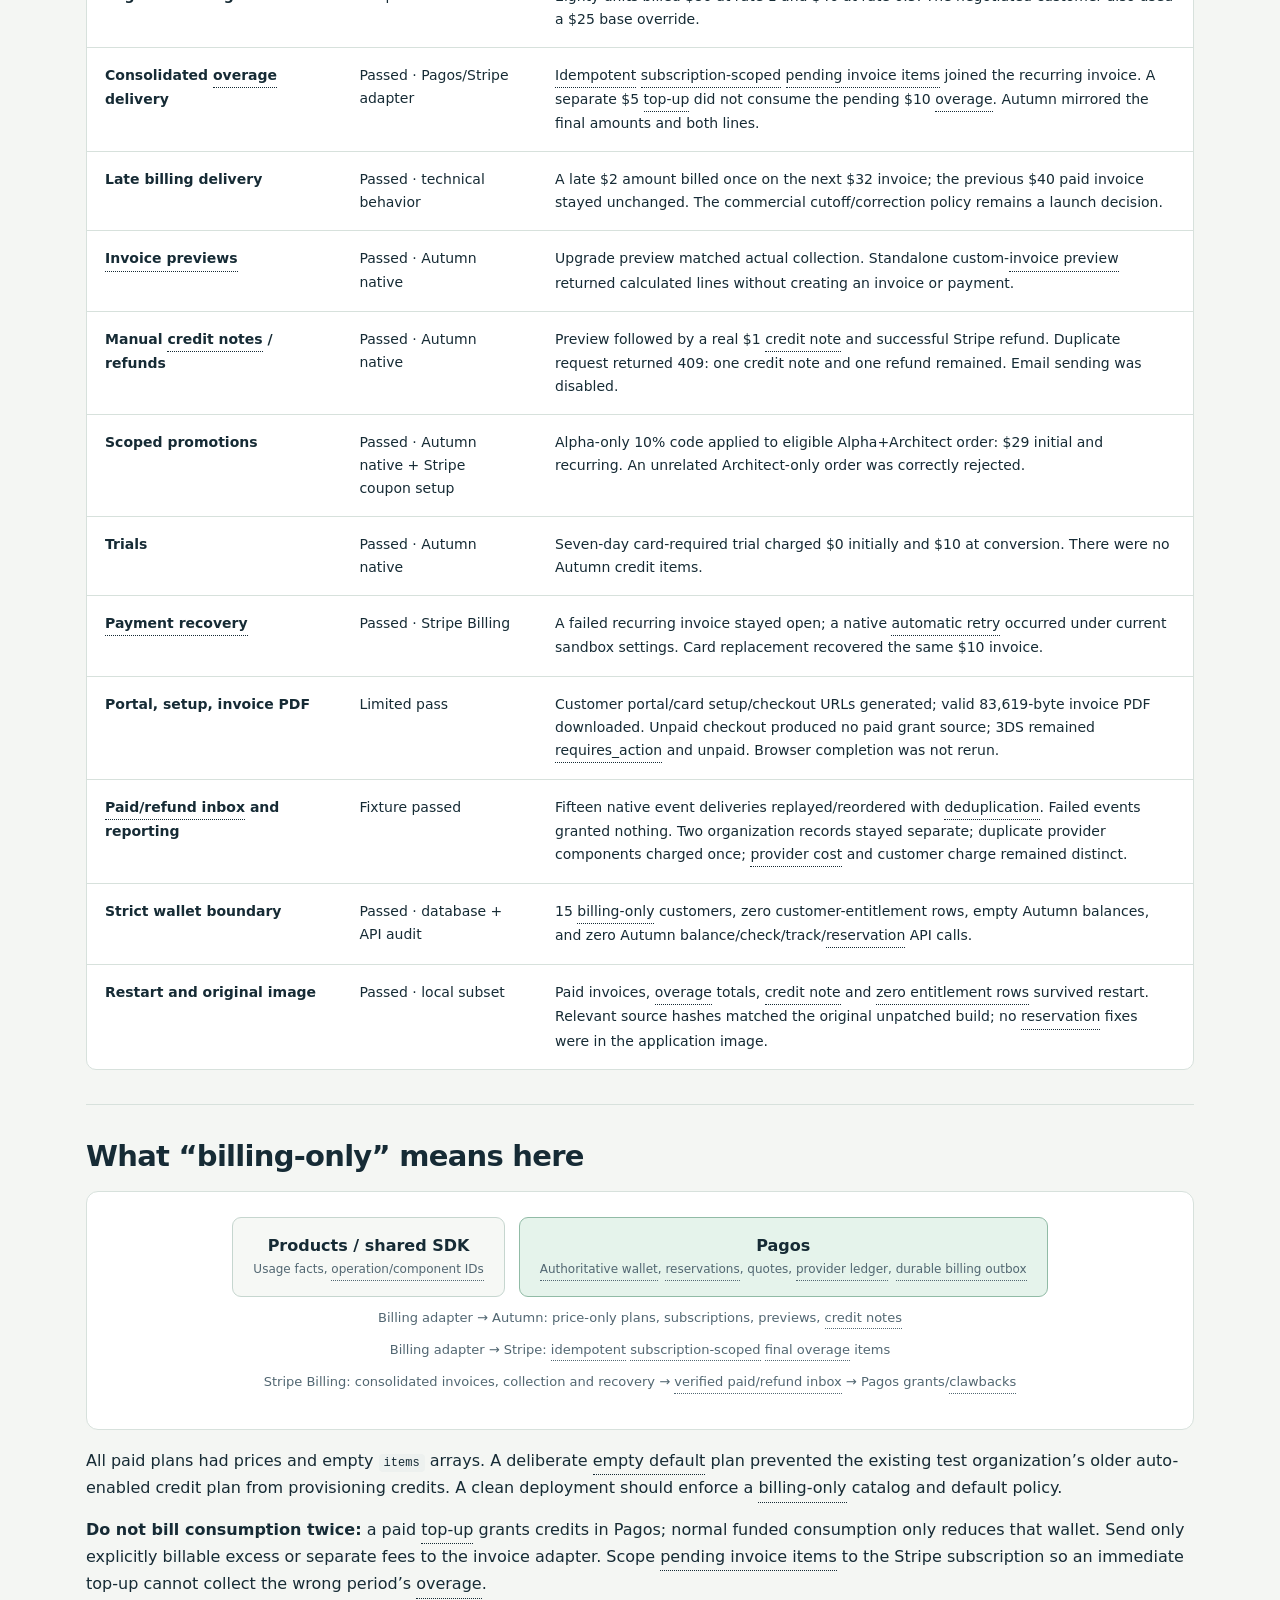
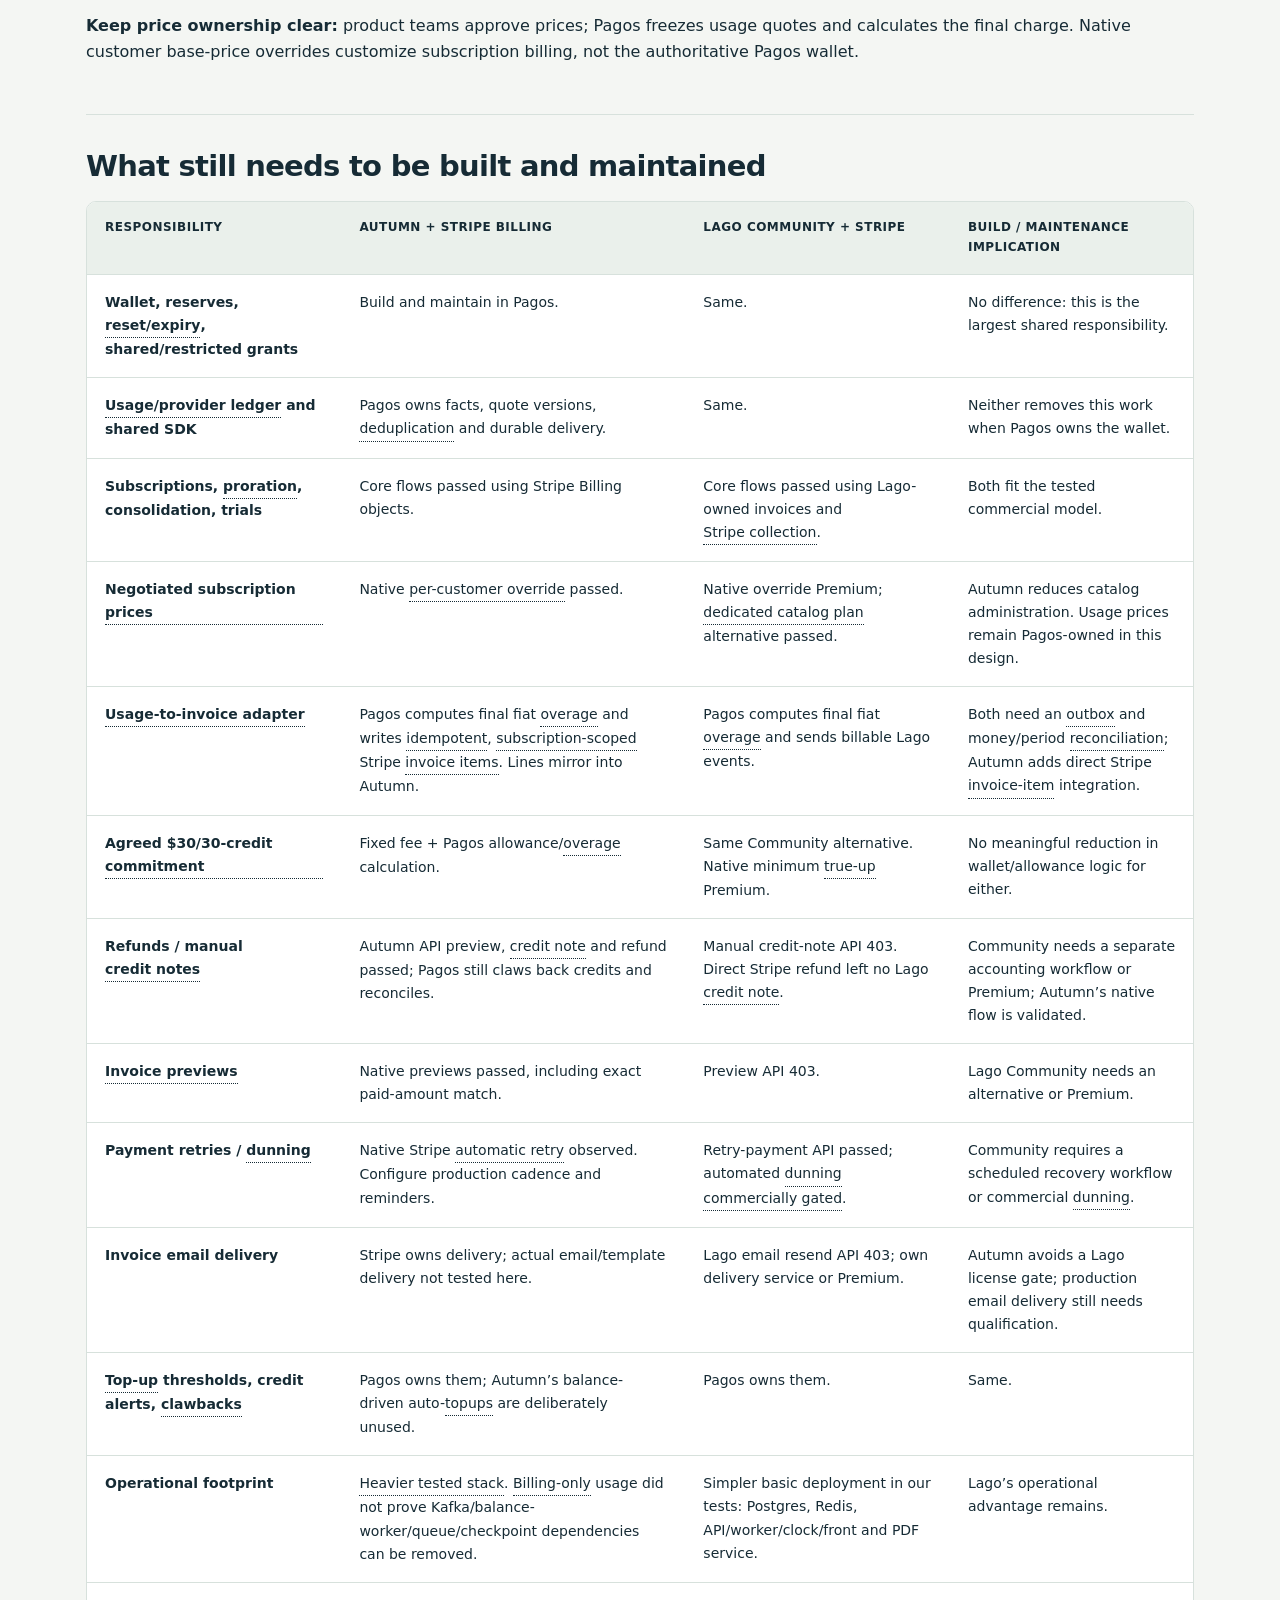
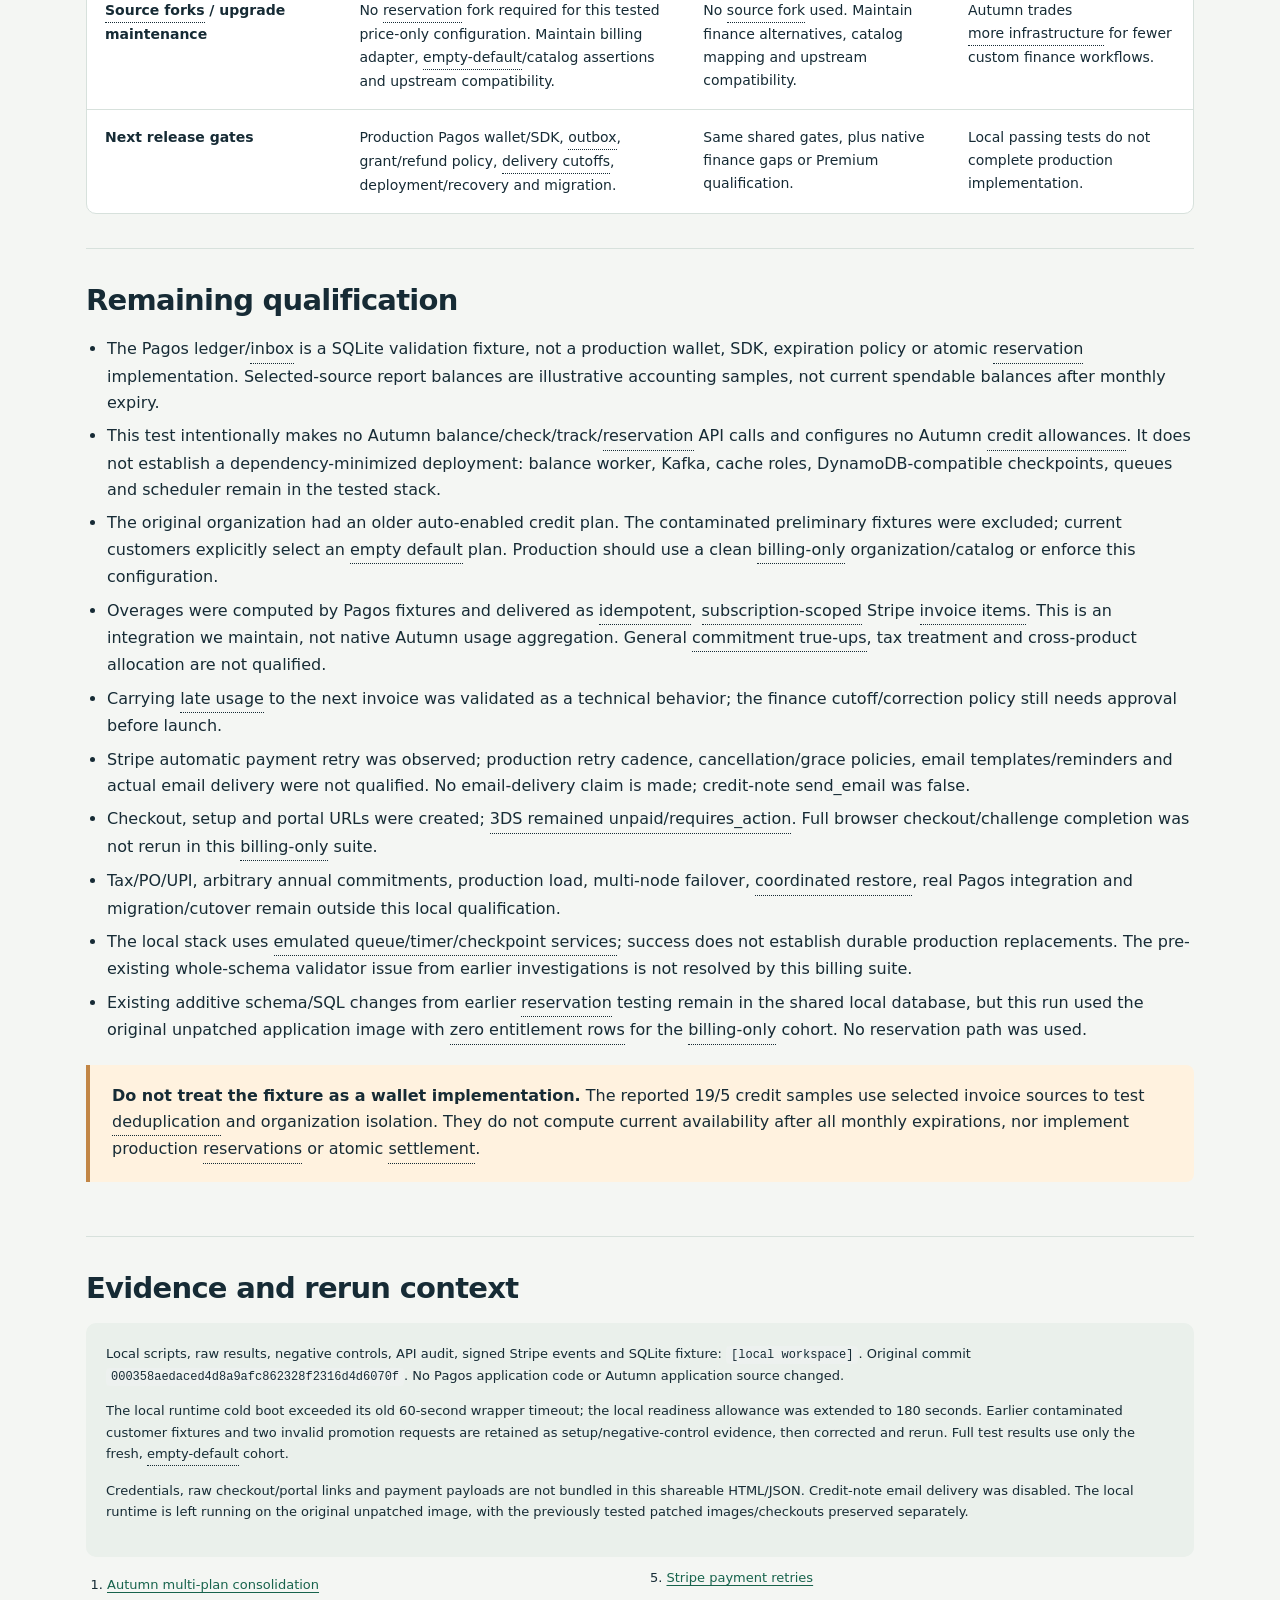
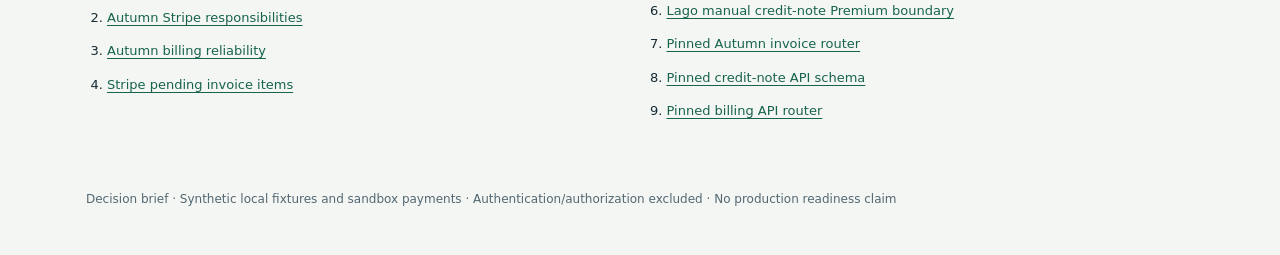
<file: autumn-billing-only-validation.html>
<!doctype html><html lang="en"><head><meta charset="utf-8"><meta name="viewport" content="width=device-width, initial-scale=1"><title>Autumn billing-only validation · Pagos wallet</title><style>
:root{--ink:#162b35;--muted:#526772;--paper:#f4f6f3;--line:#d7e1dc;--green:#17634c;--mint:#e5f3eb;--amber:#8c5319;--sand:#fff2df;--blue:#eaf1f8}*{box-sizing:border-box}html{scroll-behavior:smooth}body{margin:0;background:var(--paper);color:var(--ink);font:16px/1.65 system-ui,-apple-system,BlinkMacSystemFont,"Segoe UI",sans-serif}a{color:var(--green);text-underline-offset:3px}a:hover{color:#092f24}header,main,footer{max-width:1180px;margin:auto;padding:0 36px}header{padding-top:60px;padding-bottom:34px}.eyebrow{text-transform:uppercase;letter-spacing:.15em;font-size:12px;font-weight:750;color:var(--green)}h1{font-size:clamp(38px,6vw,68px);line-height:1.04;letter-spacing:-.045em;max-width:900px;margin:18px 0 22px}h2{font-size:29px;line-height:1.2;letter-spacing:-.025em;margin:0 0 18px}h3{font-size:19px;line-height:1.35;margin:0 0 10px}p{margin:0 0 14px}.lede{max-width:830px;color:var(--muted);font-size:20px;line-height:1.5}.meta{display:flex;gap:12px;flex-wrap:wrap;color:var(--muted);font-size:13px;margin-top:24px}.meta span{border:1px solid var(--line);padding:5px 11px;border-radius:30px}nav{display:flex;gap:18px;flex-wrap:wrap;margin-top:24px;font-size:14px}section{padding:34px 0;border-top:1px solid var(--line);scroll-margin-top:20px}.hero{display:grid;grid-template-columns:1.5fr 1fr;background:var(--ink);color:white;border-radius:18px;overflow:hidden;margin:0 0 32px}.hero>div{padding:30px}.hero h2{font-size:32px}.hero p{color:#d7e5e7}.hero .aside{background:#203e46}.hero a{color:#b4ebce}.number{font-size:11px;letter-spacing:.12em;color:var(--muted);display:block;margin-bottom:10px}.grid{display:grid;grid-template-columns:1fr 1fr;gap:20px}.card{background:white;padding:25px;border:1px solid var(--line);border-radius:12px}.card.recommended{border-top:4px solid var(--green)}.callout{padding:18px 22px;background:var(--sand);border-left:4px solid #c28645;border-radius:0 8px 8px 0;margin:20px 0}.callout.good{background:var(--mint);border-color:var(--green)}.small{font-size:13px;color:var(--muted)}.tag{display:inline-block;font-size:11px;line-height:1.3;font-weight:750;letter-spacing:.02em;border-radius:5px;padding:4px 7px;margin-bottom:7px;background:var(--blue);color:#31526b}.tag.pass{background:var(--mint);color:var(--green)}.tag.warn{background:var(--sand);color:var(--amber)}.table-wrap{overflow-x:auto;border:1px solid var(--line);border-radius:10px;background:white}table{border-collapse:collapse;width:100%;font-size:14px}th,td{text-align:left;vertical-align:top;padding:16px 18px;border-bottom:1px solid var(--line)}th{background:#eaf0eb;font-size:12px;text-transform:uppercase;letter-spacing:.04em}td:first-child{font-weight:650;width:23%}tr:last-child td{border-bottom:0}td p:last-child{margin:0}.matrix td:nth-child(3){background:#f2f8f4}ul,ol{padding-left:21px;margin:10px 0}li{margin:7px 0}code{font:12px ui-monospace,SFMono-Regular,monospace;background:#edf1ef;padding:2px 5px;border-radius:4px;overflow-wrap:anywhere}.flow{border:1px solid var(--line);border-radius:12px;padding:25px;background:white;text-align:center}.flow-row{display:flex;justify-content:center;gap:14px;flex-wrap:wrap}.node{border:1px solid #c6d6cf;border-radius:9px;padding:15px 20px;min-width:155px;background:#f6f8f5}.node strong{display:block}.node.engine{background:var(--mint);border-color:#91bba6}.node small{display:block;max-width:500px;color:var(--muted);font-size:12px}.arrow{color:var(--muted);font-size:13px;margin:10px}.steps{counter-reset:step}.step{display:grid;grid-template-columns:34px 1fr;gap:12px;padding:13px 0;border-bottom:1px solid var(--line)}.step:before{counter-increment:step;content:counter(step);background:var(--ink);color:white;border-radius:50%;width:28px;height:28px;text-align:center;font-size:13px;line-height:28px}.sources{columns:2;column-gap:32px;font-size:13px}.sources li{break-inside:avoid;margin-bottom:12px}.sources code{font-size:11px}.evidence{background:#eaf0eb;border-radius:10px;padding:20px;font-size:13px;overflow-wrap:anywhere}footer{padding-top:24px;padding-bottom:45px;color:var(--muted);font-size:12px}.print{border:1px solid var(--green);border-radius:6px;background:white;color:var(--green);padding:9px 13px;font:inherit;font-size:13px;cursor:pointer;float:right}.note{max-width:900px;color:var(--muted)}@media(max-width:760px){header,main,footer{padding-left:20px;padding-right:20px}.hero,.grid{grid-template-columns:1fr}.sources{columns:1}th,td{padding:12px;min-width:190px}h2{font-size:25px}.print{float:none;margin-bottom:15px}.hero>div{padding:23px}}@media print{body{background:white;font-size:11px}header{padding-top:10px}header,main,footer{max-width:none;padding-left:0;padding-right:0}h1{font-size:38px}h2{font-size:23px}section{padding:20px 0}nav,.print{display:none}.hero{background:#eef4ef;color:var(--ink)}.hero p{color:var(--ink)}.hero .aside{background:#e1ebe5}.table-wrap{overflow:visible}table{font-size:10px}th,td{padding:9px}tr,.card,.step{break-inside:avoid}.sources{columns:1}.tag{-webkit-print-color-adjust:exact;print-color-adjust:exact}a{color:inherit}.flow{break-inside:avoid}@page{size:A4;margin:15mm}
</style><link rel="stylesheet" href="billing-tooltips.css">
</head><body><header><button class="print" onclick="window.print()">Print / save PDF</button><div class="eyebrow">Model C · Wallet in Pagos · Self-hosted · 21 October 2026</div><h1>Autumn for billing.<br>Pagos for the wallet.</h1><p class="lede">The strict split passed locally with Stripe sandbox. Native billing works without Autumn wallet allowances or reservation fixes; overage delivery remains a Pagos/Stripe integration.</p><div class="meta"><span>Stripe sandbox validation</span><span>Autumn unpatched 000358ae</span><span>Lago Community v1.55.0</span><span>No production deployment</span></div></header><main><section id="decision"><div class="callout good"><strong>Validated on the unpatched build:</strong> Autumn can run as the billing control layer while Pagos owns the wallet. No Autumn credit balances or reservation APIs were used for the final cohort.</div><h2>Autumn leaves less custom finance work than Lago Community.</h2><p>That conclusion now has billing-only sandbox evidence. Native previews, negotiated subscription prices and manual credit notes/refunds passed without an Autumn source fork or a Premium gate. Pagos still owns the wallet and the final usage-to-money calculation. The tested strict billing-only design also requires a direct Stripe overage adapter.</p><p><a href="lago-vs-autumn.html#billing-only-comparison">Updated side-by-side comparison</a> · <a href="autumn-billing-only-validation.json">Download sanitized evidence</a> · <a href="lago-modelc-pagos-wallet.html">Lago Community validation</a></p></section><section id="results"><h2>Model C billing-only results</h2><p><strong>32 functional/configuration checks passed</strong>, including setup, provenance and limited checkout-state checks. Stripe sandbox test clocks drove real subscription renewals, including the full annual boundary. The runtime was <code>autumn-local-runtime:000358ae</code>; reservation-patch application files were absent and source hashes matched the original checkout.</p><div class="table-wrap"><table><thead><tr><th>Requirement</th><th>Result / owner</th><th>Evidence</th></tr></thead><tbody><tr><td>Independent product plans</td><td>Passed · Autumn native</td><td>Alpha $10 + Architect $20 produced one Stripe subscription and one $30 paid invoice. A $30 recurring invoice followed.</td></tr><tr><td>Upgrade and cancellation</td><td>Passed · Autumn native</td><td>Upgrade preview $9.97 matched the paid invoice. Architect stayed active when Alpha was cancelled; next recurring charge was $20.</td></tr><tr><td>Later product addition</td><td>Passed · Autumn native</td><td>Architect added three days later: $18.06 immediate proration, same billing anchor, next recurring invoice $30.</td></tr><tr><td>Mixed annual/monthly</td><td>Passed · native Stripe clock</td><td>Initial $130, intervening monthly renewals $10, full annual boundary $130 on one paid invoice. The clock advanced through every intermediate monthly cycle.</td></tr><tr><td>Immediate top-ups</td><td>Passed · Autumn native</td><td>Price-only $5 purchase created a separate paid invoice. Failed purchase stayed unpaid; paying that same invoice synchronized Autumn’s paid state.</td></tr><tr><td>Customer-specific subscription pricing</td><td>Passed · Autumn native</td><td>Per-customer base-price customization worked on the shared enterprise plan, without making another public catalog plan.</td></tr><tr><td>Included credits and negotiated usage rates</td><td>Passed · Pagos/Stripe adapter</td><td>Pagos priced final overage: $30 base billed $30 below allowance and $40 at $40 usage. Eighty units billed $80 at rate 1 and $40 at rate 0.5. The negotiated customer also used a $25 base override.</td></tr><tr><td>Consolidated overage delivery</td><td>Passed · Pagos/Stripe adapter</td><td>Idempotent subscription-scoped pending invoice items joined the recurring invoice. A separate $5 top-up did not consume the pending $10 overage. Autumn mirrored the final amounts and both lines.</td></tr><tr><td>Late billing delivery</td><td>Passed · technical behavior</td><td>A late $2 amount billed once on the next $32 invoice; the previous $40 paid invoice stayed unchanged. The commercial cutoff/correction policy remains a launch decision.</td></tr><tr><td>Invoice previews</td><td>Passed · Autumn native</td><td>Upgrade preview matched actual collection. Standalone custom-invoice preview returned calculated lines without creating an invoice or payment.</td></tr><tr><td>Manual credit notes / refunds</td><td>Passed · Autumn native</td><td>Preview followed by a real $1 credit note and successful Stripe refund. Duplicate request returned 409: one credit note and one refund remained. Email sending was disabled.</td></tr><tr><td>Scoped promotions</td><td>Passed · Autumn native + Stripe coupon setup</td><td>Alpha-only 10% code applied to eligible Alpha+Architect order: $29 initial and recurring. An unrelated Architect-only order was correctly rejected.</td></tr><tr><td>Trials</td><td>Passed · Autumn native</td><td>Seven-day card-required trial charged $0 initially and $10 at conversion. There were no Autumn credit items.</td></tr><tr><td>Payment recovery</td><td>Passed · Stripe Billing</td><td>A failed recurring invoice stayed open; a native automatic retry occurred under current sandbox settings. Card replacement recovered the same $10 invoice.</td></tr><tr><td>Portal, setup, invoice PDF</td><td>Limited pass</td><td>Customer portal/card setup/checkout URLs generated; valid 83,619-byte invoice PDF downloaded. Unpaid checkout produced no paid grant source; 3DS remained requires_action and unpaid. Browser completion was not rerun.</td></tr><tr><td>Paid/refund inbox and reporting</td><td>Fixture passed</td><td>Fifteen native event deliveries replayed/reordered with deduplication. Failed events granted nothing. Two organization records stayed separate; duplicate provider components charged once; provider cost and customer charge remained distinct.</td></tr><tr><td>Strict wallet boundary</td><td>Passed · database + API audit</td><td>15 billing-only customers, zero customer-entitlement rows, empty Autumn balances, and zero Autumn balance/check/track/reservation API calls.</td></tr><tr><td>Restart and original image</td><td>Passed · local subset</td><td>Paid invoices, overage totals, credit note and zero entitlement rows survived restart. Relevant source hashes matched the original unpatched build; no reservation fixes were in the application image.</td></tr></tbody></table></div></section><section id="architecture"><h2>What “billing-only” means here</h2><div class="flow"><div class="flow-row"><div class="node"><strong>Products / shared SDK</strong><small>Usage facts, operation/component IDs</small></div><div class="node engine"><strong>Pagos</strong><small>Authoritative wallet, reservations, quotes, provider ledger, durable billing outbox</small></div></div><div class="arrow">Billing adapter → Autumn: price-only plans, subscriptions, previews, credit notes</div><div class="arrow">Billing adapter → Stripe: idempotent subscription-scoped final overage items</div><div class="arrow">Stripe Billing: consolidated invoices, collection and recovery → verified paid/refund inbox → Pagos grants/clawbacks</div></div><p style="margin-top:18px">All paid plans had prices and empty <code>items</code> arrays. A deliberate empty default plan prevented the existing test organization’s older auto-enabled credit plan from provisioning credits. A clean deployment should enforce a billing-only catalog and default policy.</p><p><strong>Do not bill consumption twice:</strong> a paid top-up grants credits in Pagos; normal funded consumption only reduces that wallet. Send only explicitly billable excess or separate fees to the invoice adapter. Scope pending invoice items to the Stripe subscription so an immediate top-up cannot collect the wrong period’s overage.</p><p><strong>Keep price ownership clear:</strong> product teams approve prices; Pagos freezes usage quotes and calculates the final charge. Native customer base-price overrides customize subscription billing, not the authoritative Pagos wallet.</p></section><section id="maintenance"><h2>What still needs to be built and maintained</h2><div class="table-wrap"><table><thead><tr><th>Responsibility</th><th>Autumn + Stripe Billing</th><th>Lago Community + Stripe</th><th>Build / maintenance implication</th></tr></thead><tbody><tr><td>Wallet, reserves, reset/expiry, shared/restricted grants</td><td>Build and maintain in Pagos.</td><td>Same.</td><td>No difference: this is the largest shared responsibility.</td></tr><tr><td>Usage/provider ledger and shared SDK</td><td>Pagos owns facts, quote versions, deduplication and durable delivery.</td><td>Same.</td><td>Neither removes this work when Pagos owns the wallet.</td></tr><tr><td>Subscriptions, proration, consolidation, trials</td><td>Core flows passed using Stripe Billing objects.</td><td>Core flows passed using Lago-owned invoices and Stripe collection.</td><td>Both fit the tested commercial model.</td></tr><tr><td>Negotiated subscription prices</td><td>Native per-customer override passed.</td><td>Native override Premium; dedicated catalog plan alternative passed.</td><td>Autumn reduces catalog administration. Usage prices remain Pagos-owned in this design.</td></tr><tr><td>Usage-to-invoice adapter</td><td>Pagos computes final fiat overage and writes idempotent, subscription-scoped Stripe invoice items. Lines mirror into Autumn.</td><td>Pagos computes final fiat overage and sends billable Lago events.</td><td>Both need an outbox and money/period reconciliation; Autumn adds direct Stripe invoice-item integration.</td></tr><tr><td>Agreed $30/30-credit commitment</td><td>Fixed fee + Pagos allowance/overage calculation.</td><td>Same Community alternative. Native minimum true-up Premium.</td><td>No meaningful reduction in wallet/allowance logic for either.</td></tr><tr><td>Refunds / manual credit notes</td><td>Autumn API preview, credit note and refund passed; Pagos still claws back credits and reconciles.</td><td>Manual credit-note API 403. Direct Stripe refund left no Lago credit note.</td><td>Community needs a separate accounting workflow or Premium; Autumn’s native flow is validated.</td></tr><tr><td>Invoice previews</td><td>Native previews passed, including exact paid-amount match.</td><td>Preview API 403.</td><td>Lago Community needs an alternative or Premium.</td></tr><tr><td>Payment retries / dunning</td><td>Native Stripe automatic retry observed. Configure production cadence and reminders.</td><td>Retry-payment API passed; automated dunning commercially gated.</td><td>Community requires a scheduled recovery workflow or commercial dunning.</td></tr><tr><td>Invoice email delivery</td><td>Stripe owns delivery; actual email/template delivery not tested here.</td><td>Lago email resend API 403; own delivery service or Premium.</td><td>Autumn avoids a Lago license gate; production email delivery still needs qualification.</td></tr><tr><td>Top-up thresholds, credit alerts, clawbacks</td><td>Pagos owns them; Autumn’s balance-driven auto-topups are deliberately unused.</td><td>Pagos owns them.</td><td>Same.</td></tr><tr><td>Operational footprint</td><td>Heavier tested stack. Billing-only usage did not prove Kafka/balance-worker/queue/checkpoint dependencies can be removed.</td><td>Simpler basic deployment in our tests: Postgres, Redis, API/worker/clock/front and PDF service.</td><td>Lago’s operational advantage remains.</td></tr><tr><td>Source forks / upgrade maintenance</td><td>No reservation fork required for this tested price-only configuration. Maintain billing adapter, empty-default/catalog assertions and upstream compatibility.</td><td>No source fork used. Maintain finance alternatives, catalog mapping and upstream compatibility.</td><td>Autumn trades more infrastructure for fewer custom finance workflows.</td></tr><tr><td>Next release gates</td><td>Production Pagos wallet/SDK, outbox, grant/refund policy, delivery cutoffs, deployment/recovery and migration.</td><td>Same shared gates, plus native finance gaps or Premium qualification.</td><td>Local passing tests do not complete production implementation.</td></tr></tbody></table></div></section><section id="limits"><h2>Remaining qualification</h2><ul><li>The Pagos ledger/inbox is a SQLite validation fixture, not a production wallet, SDK, expiration policy or atomic reservation implementation. Selected-source report balances are illustrative accounting samples, not current spendable balances after monthly expiry.</li><li>This test intentionally makes no Autumn balance/check/track/reservation API calls and configures no Autumn credit allowances. It does not establish a dependency-minimized deployment: balance worker, Kafka, cache roles, DynamoDB-compatible checkpoints, queues and scheduler remain in the tested stack.</li><li>The original organization had an older auto-enabled credit plan. The contaminated preliminary fixtures were excluded; current customers explicitly select an empty default plan. Production should use a clean billing-only organization/catalog or enforce this configuration.</li><li>Overages were computed by Pagos fixtures and delivered as idempotent, subscription-scoped Stripe invoice items. This is an integration we maintain, not native Autumn usage aggregation. General commitment true-ups, tax treatment and cross-product allocation are not qualified.</li><li>Carrying late usage to the next invoice was validated as a technical behavior; the finance cutoff/correction policy still needs approval before launch.</li><li>Stripe automatic payment retry was observed; production retry cadence, cancellation/grace policies, email templates/reminders and actual email delivery were not qualified. No email-delivery claim is made; credit-note send_email was false.</li><li>Checkout, setup and portal URLs were created; 3DS remained unpaid/requires_action. Full browser checkout/challenge completion was not rerun in this billing-only suite.</li><li>Tax/PO/UPI, arbitrary annual commitments, production load, multi-node failover, coordinated restore, real Pagos integration and migration/cutover remain outside this local qualification.</li><li>The local stack uses emulated queue/timer/checkpoint services; success does not establish durable production replacements. The pre-existing whole-schema validator issue from earlier investigations is not resolved by this billing suite.</li><li>Existing additive schema/SQL changes from earlier reservation testing remain in the shared local database, but this run used the original unpatched application image with zero entitlement rows for the billing-only cohort. No reservation path was used.</li></ul><div class="callout"><strong>Do not treat the fixture as a wallet implementation.</strong> The reported 19/5 credit samples use selected invoice sources to test deduplication and organization isolation. They do not compute current availability after all monthly expirations, nor implement production reservations or atomic settlement.</div></section><section id="evidence"><h2>Evidence and rerun context</h2><div class="evidence"><p>Local scripts, raw results, negative controls, API audit, signed Stripe events and SQLite fixture: <code>[local workspace]</code>. Original commit <code>000358aedaced4d8a9afc862328f2316d4d6070f</code>. No Pagos application code or Autumn application source changed.</p><p>The local runtime cold boot exceeded its old 60-second wrapper timeout; the local readiness allowance was extended to 180 seconds. Earlier contaminated customer fixtures and two invalid promotion requests are retained as setup/negative-control evidence, then corrected and rerun. Full test results use only the fresh, empty-default cohort.</p><p>Credentials, raw checkout/portal links and payment payloads are not bundled in this shareable HTML/JSON. Credit-note email delivery was disabled. The local runtime is left running on the original unpatched image, with the previously tested patched images/checkouts preserved separately.</p></div><ol class="sources"><li><a href="https://docs.useautumn.com/api-reference/billing/multiAttach">Autumn multi-plan consolidation</a></li><li><a href="https://docs.useautumn.com/documentation/concepts/stripe">Autumn Stripe responsibilities</a></li><li><a href="https://docs.useautumn.com/documentation/customers/edge-cases">Autumn billing reliability</a></li><li><a href="https://docs.stripe.com/api/invoiceitems/create">Stripe pending invoice items</a></li><li><a href="https://docs.stripe.com/billing/revenue-recovery/smart-retries">Stripe payment retries</a></li><li><a href="https://getlago.com/docs/guide/invoicing/credit-notes/overview">Lago manual credit-note Premium boundary</a></li><li><a href="https://github.com/useautumn/autumn/blob/000358aedaced4d8a9afc862328f2316d4d6070f/server/src/internal/invoices/invoiceRouter.ts">Pinned Autumn invoice router</a></li><li><a href="https://github.com/useautumn/autumn/blob/000358aedaced4d8a9afc862328f2316d4d6070f/shared/api/others/apiInvoice/issueCreditNoteParams.ts">Pinned credit-note API schema</a></li><li><a href="https://github.com/useautumn/autumn/blob/000358aedaced4d8a9afc862328f2316d4d6070f/server/src/internal/billing/billingRouter.ts">Pinned billing API router</a></li></ol></section></main><footer>Decision brief · Synthetic local fixtures and sandbox payments · Authentication/authorization excluded · No production readiness claim</footer><script src="billing-tooltips.js?v=9b58bb6cab" defer></script>
</body></html>
</file>
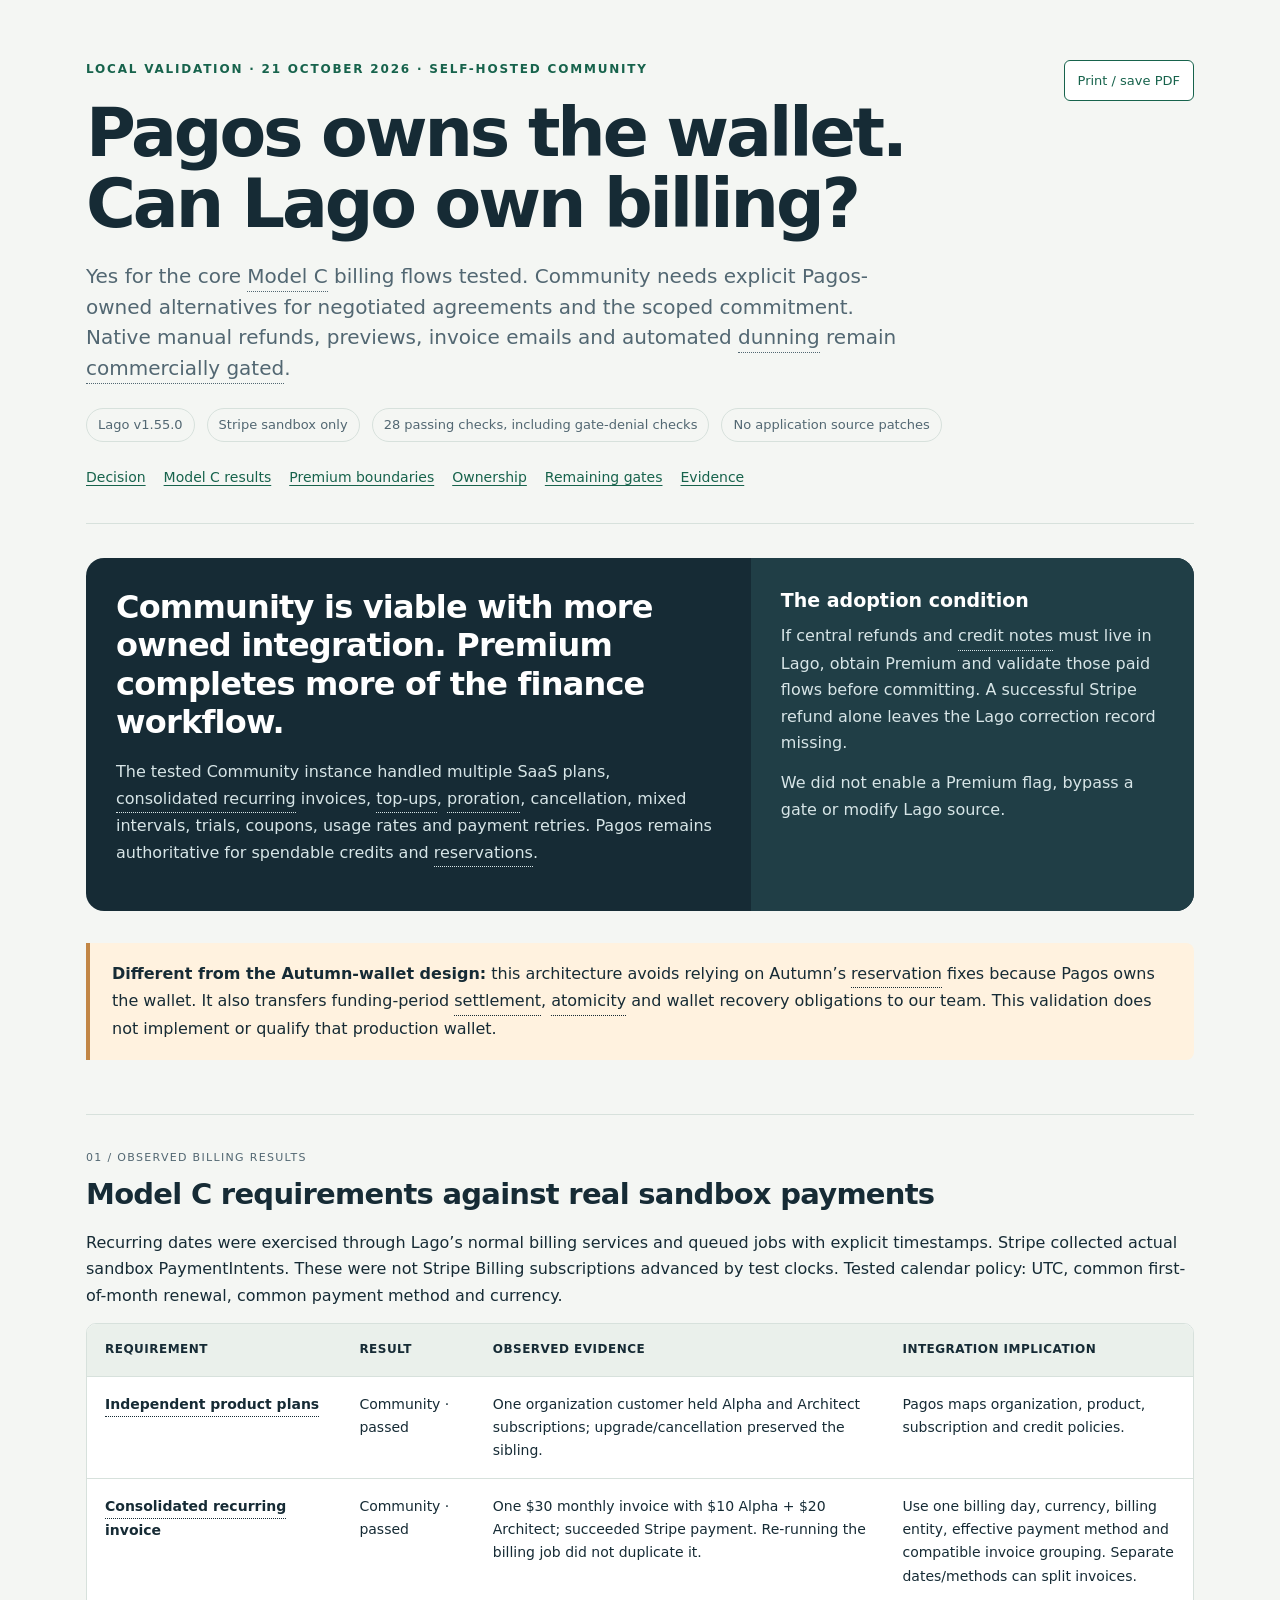
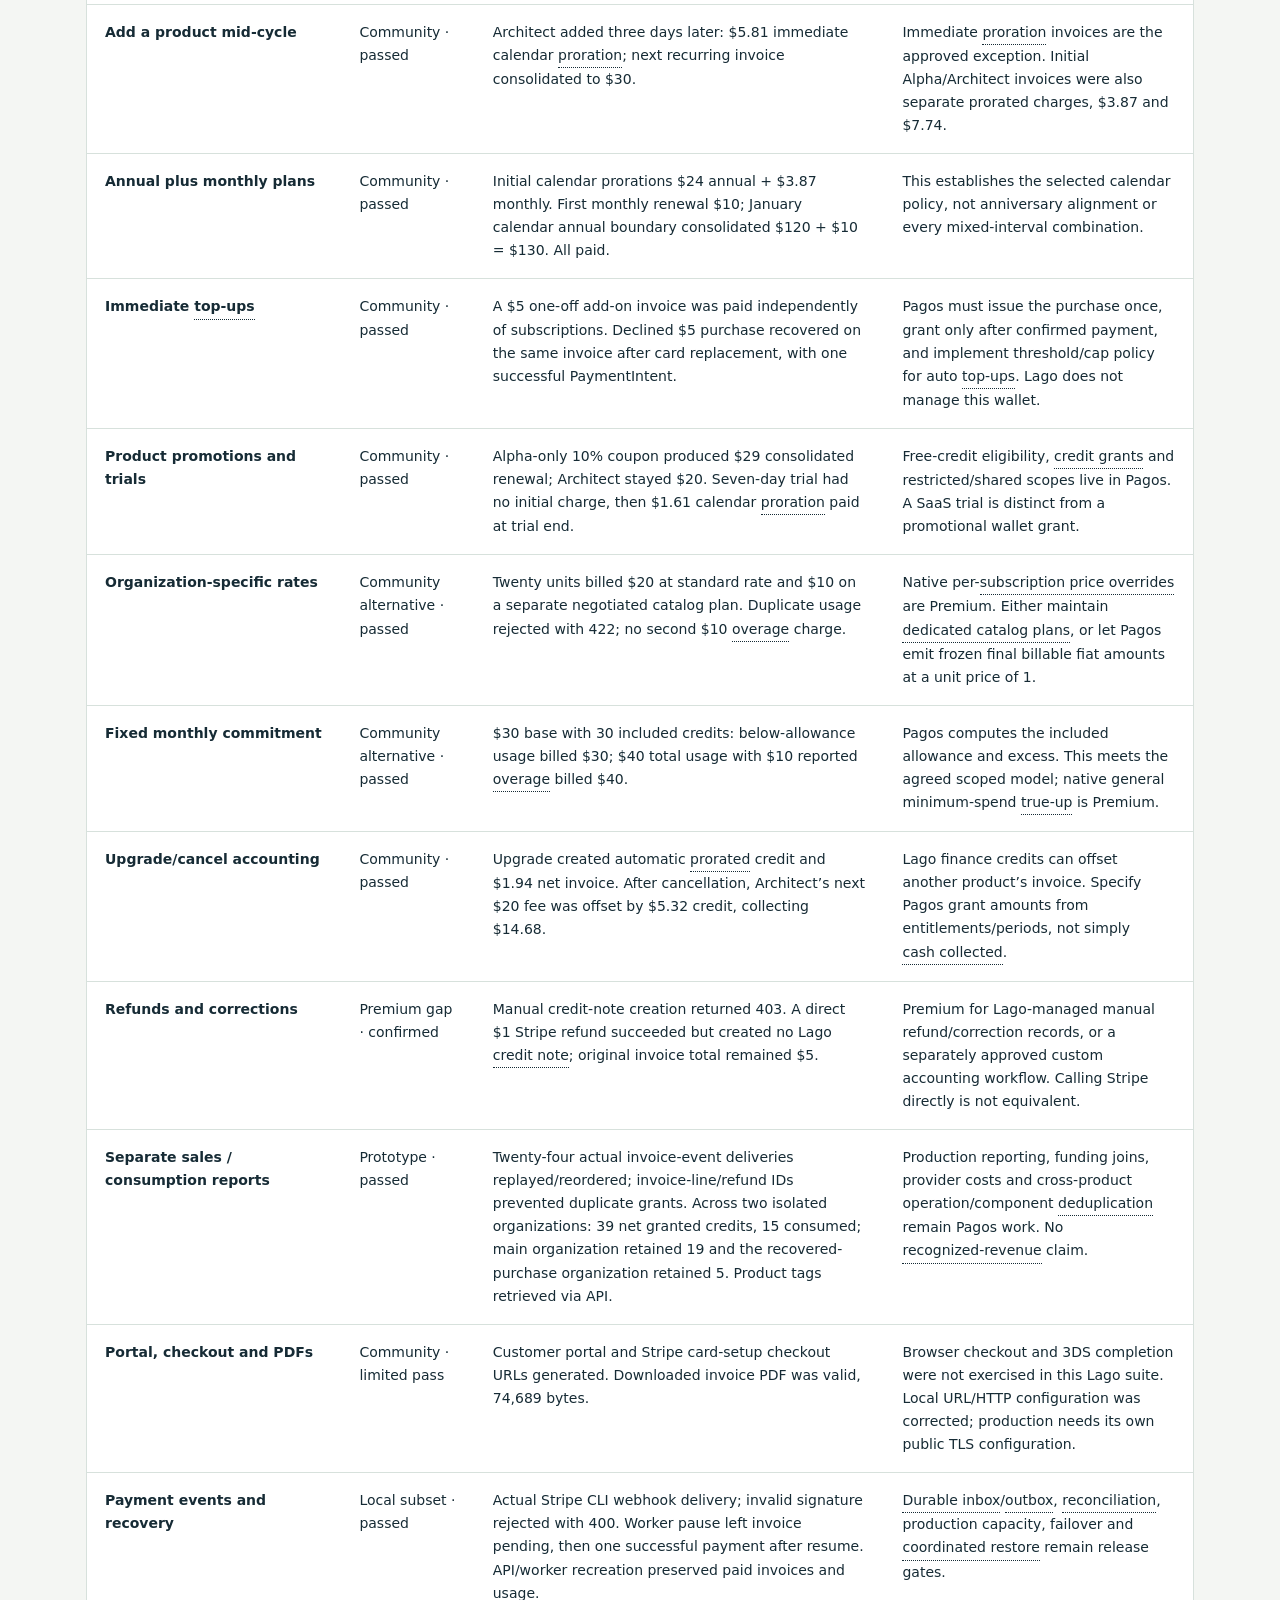
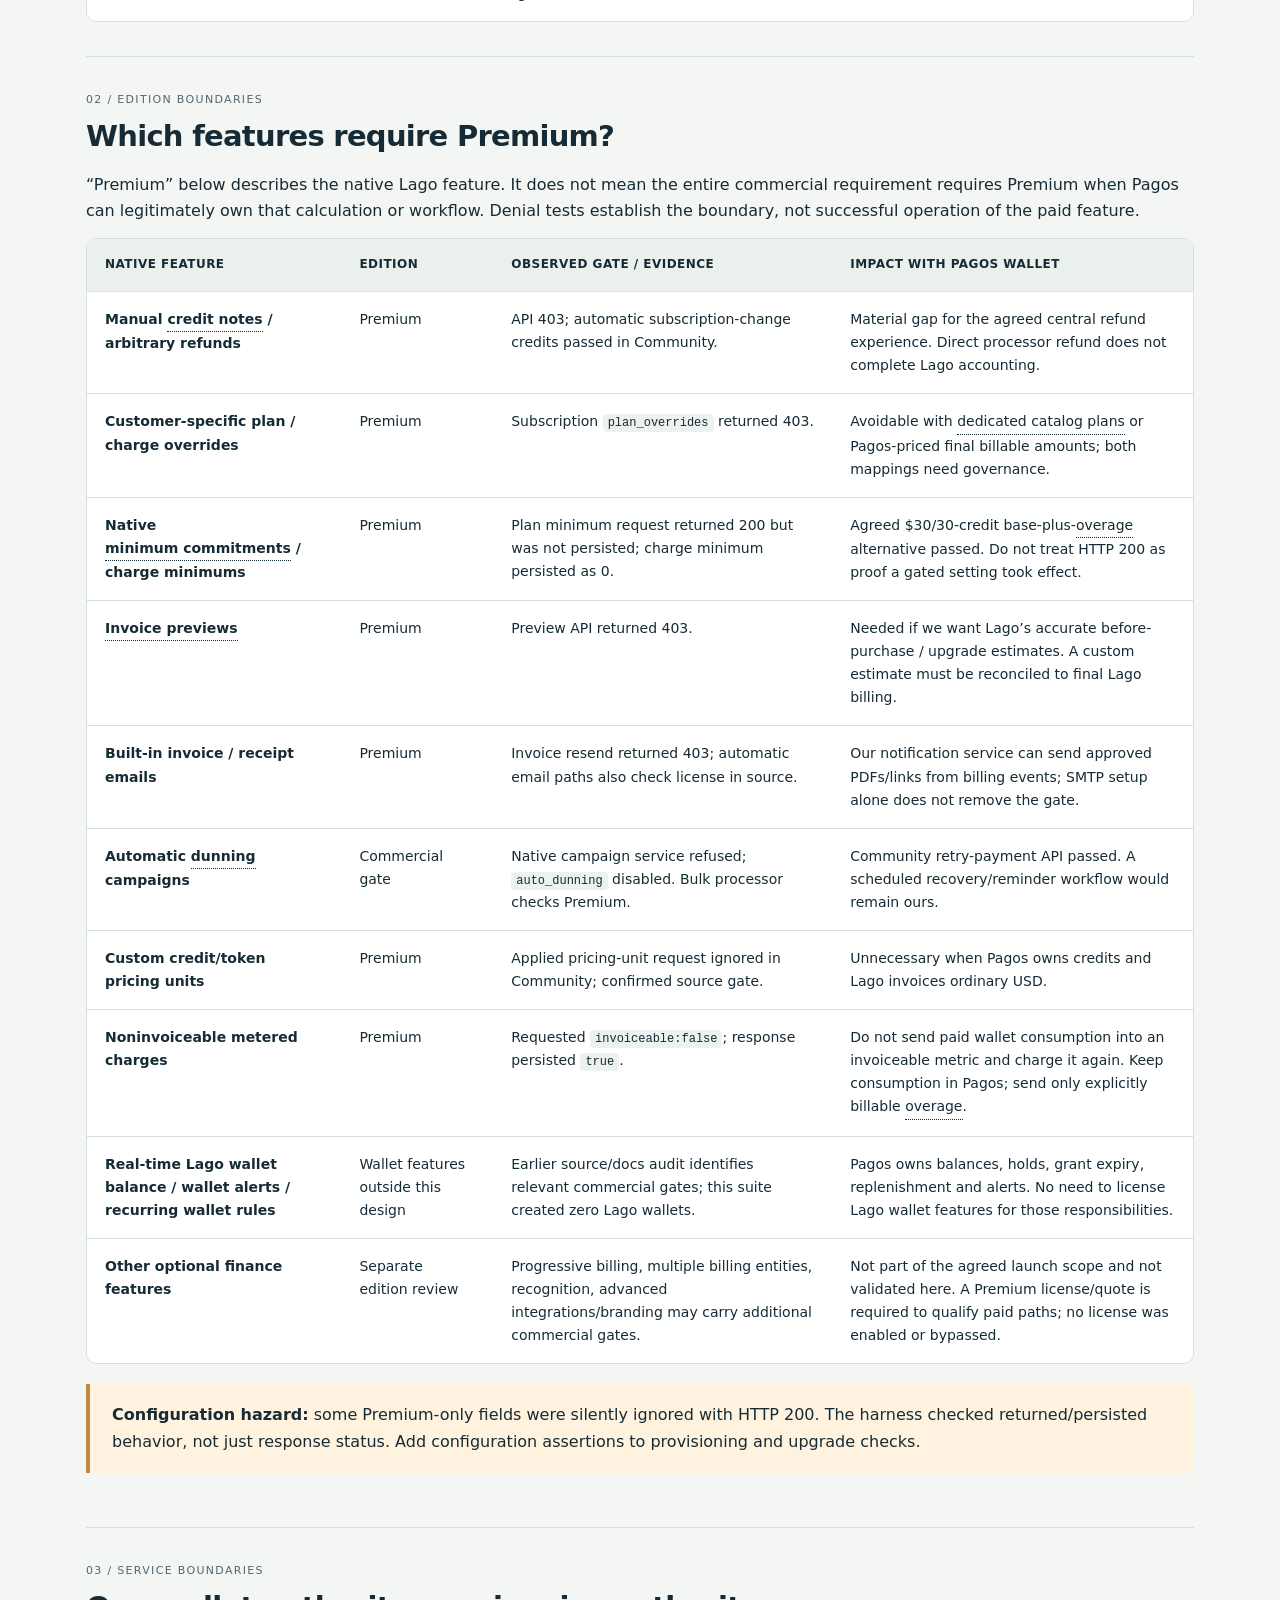
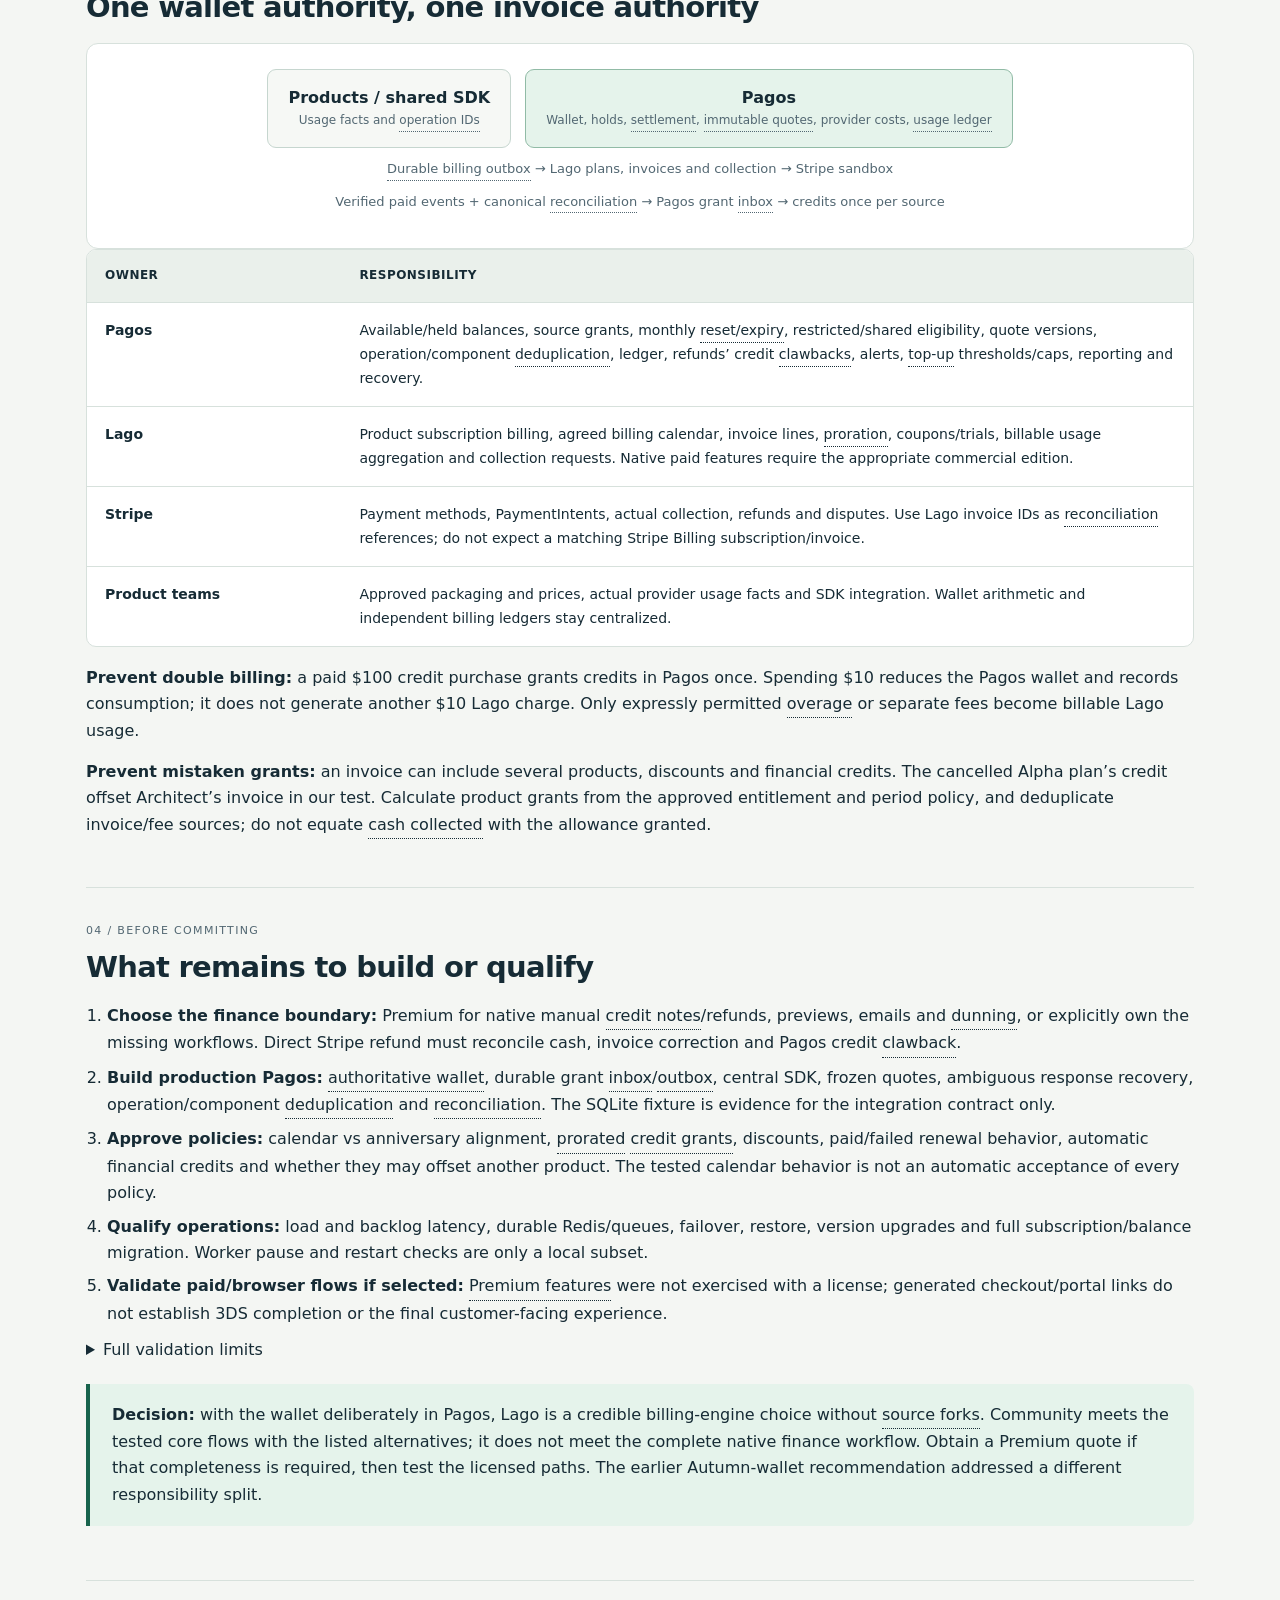
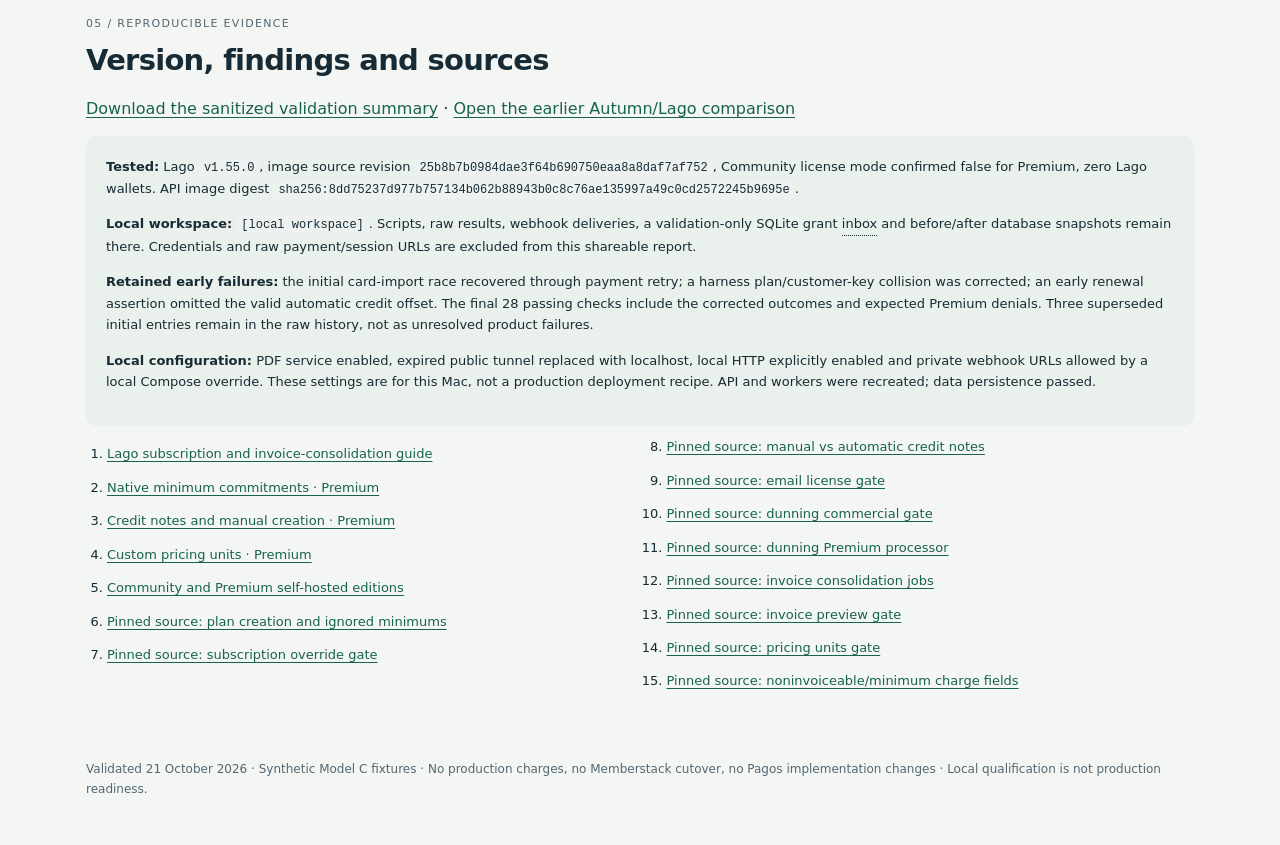
<file: lago-modelc-pagos-wallet.html>
<!doctype html><html lang="en"><head><meta charset="utf-8"><meta name="viewport" content="width=device-width, initial-scale=1"><title>Lago validation · Model C · Pagos wallet</title><style>
:root{--ink:#162b35;--muted:#526772;--paper:#f4f6f3;--line:#d7e1dc;--green:#17634c;--mint:#e5f3eb;--amber:#8c5319;--sand:#fff2df;--blue:#eaf1f8}*{box-sizing:border-box}html{scroll-behavior:smooth}body{margin:0;background:var(--paper);color:var(--ink);font:16px/1.65 system-ui,-apple-system,BlinkMacSystemFont,"Segoe UI",sans-serif}a{color:var(--green);text-underline-offset:3px}a:hover{color:#092f24}header,main,footer{max-width:1180px;margin:auto;padding:0 36px}header{padding-top:60px;padding-bottom:34px}.eyebrow{text-transform:uppercase;letter-spacing:.15em;font-size:12px;font-weight:750;color:var(--green)}h1{font-size:clamp(38px,6vw,68px);line-height:1.04;letter-spacing:-.045em;max-width:900px;margin:18px 0 22px}h2{font-size:29px;line-height:1.2;letter-spacing:-.025em;margin:0 0 18px}h3{font-size:19px;line-height:1.35;margin:0 0 10px}p{margin:0 0 14px}.lede{max-width:830px;color:var(--muted);font-size:20px;line-height:1.5}.meta{display:flex;gap:12px;flex-wrap:wrap;color:var(--muted);font-size:13px;margin-top:24px}.meta span{border:1px solid var(--line);padding:5px 11px;border-radius:30px}nav{display:flex;gap:18px;flex-wrap:wrap;margin-top:24px;font-size:14px}section{padding:34px 0;border-top:1px solid var(--line);scroll-margin-top:20px}.hero{display:grid;grid-template-columns:1.5fr 1fr;background:var(--ink);color:white;border-radius:18px;overflow:hidden;margin:0 0 32px}.hero>div{padding:30px}.hero h2{font-size:32px}.hero p{color:#d7e5e7}.hero .aside{background:#203e46}.hero a{color:#b4ebce}.number{font-size:11px;letter-spacing:.12em;color:var(--muted);display:block;margin-bottom:10px}.grid{display:grid;grid-template-columns:1fr 1fr;gap:20px}.card{background:white;padding:25px;border:1px solid var(--line);border-radius:12px}.card.recommended{border-top:4px solid var(--green)}.callout{padding:18px 22px;background:var(--sand);border-left:4px solid #c28645;border-radius:0 8px 8px 0;margin:20px 0}.callout.good{background:var(--mint);border-color:var(--green)}.small{font-size:13px;color:var(--muted)}.tag{display:inline-block;font-size:11px;line-height:1.3;font-weight:750;letter-spacing:.02em;border-radius:5px;padding:4px 7px;margin-bottom:7px;background:var(--blue);color:#31526b}.tag.pass{background:var(--mint);color:var(--green)}.tag.warn{background:var(--sand);color:var(--amber)}.table-wrap{overflow-x:auto;border:1px solid var(--line);border-radius:10px;background:white}table{border-collapse:collapse;width:100%;font-size:14px}th,td{text-align:left;vertical-align:top;padding:16px 18px;border-bottom:1px solid var(--line)}th{background:#eaf0eb;font-size:12px;text-transform:uppercase;letter-spacing:.04em}td:first-child{font-weight:650;width:23%}tr:last-child td{border-bottom:0}td p:last-child{margin:0}.matrix td:nth-child(3){background:#f2f8f4}ul,ol{padding-left:21px;margin:10px 0}li{margin:7px 0}code{font:12px ui-monospace,SFMono-Regular,monospace;background:#edf1ef;padding:2px 5px;border-radius:4px;overflow-wrap:anywhere}.flow{border:1px solid var(--line);border-radius:12px;padding:25px;background:white;text-align:center}.flow-row{display:flex;justify-content:center;gap:14px;flex-wrap:wrap}.node{border:1px solid #c6d6cf;border-radius:9px;padding:15px 20px;min-width:155px;background:#f6f8f5}.node strong{display:block}.node.engine{background:var(--mint);border-color:#91bba6}.node small{display:block;max-width:500px;color:var(--muted);font-size:12px}.arrow{color:var(--muted);font-size:13px;margin:10px}.steps{counter-reset:step}.step{display:grid;grid-template-columns:34px 1fr;gap:12px;padding:13px 0;border-bottom:1px solid var(--line)}.step:before{counter-increment:step;content:counter(step);background:var(--ink);color:white;border-radius:50%;width:28px;height:28px;text-align:center;font-size:13px;line-height:28px}.sources{columns:2;column-gap:32px;font-size:13px}.sources li{break-inside:avoid;margin-bottom:12px}.sources code{font-size:11px}.evidence{background:#eaf0eb;border-radius:10px;padding:20px;font-size:13px;overflow-wrap:anywhere}footer{padding-top:24px;padding-bottom:45px;color:var(--muted);font-size:12px}.print{border:1px solid var(--green);border-radius:6px;background:white;color:var(--green);padding:9px 13px;font:inherit;font-size:13px;cursor:pointer;float:right}.note{max-width:900px;color:var(--muted)}@media(max-width:760px){header,main,footer{padding-left:20px;padding-right:20px}.hero,.grid{grid-template-columns:1fr}.sources{columns:1}th,td{padding:12px;min-width:190px}h2{font-size:25px}.print{float:none;margin-bottom:15px}.hero>div{padding:23px}}@media print{body{background:white;font-size:11px}header{padding-top:10px}header,main,footer{max-width:none;padding-left:0;padding-right:0}h1{font-size:38px}h2{font-size:23px}section{padding:20px 0}nav,.print{display:none}.hero{background:#eef4ef;color:var(--ink)}.hero p{color:var(--ink)}.hero .aside{background:#e1ebe5}.table-wrap{overflow:visible}table{font-size:10px}th,td{padding:9px}tr,.card,.step{break-inside:avoid}.sources{columns:1}.tag{-webkit-print-color-adjust:exact;print-color-adjust:exact}a{color:inherit}.flow{break-inside:avoid}@page{size:A4;margin:15mm}
details{margin:18px 0}summary{cursor:pointer;font-weight:650}.ownership td:first-child{width:25%}</style><link rel="stylesheet" href="billing-tooltips.css">
</head><body><header><button class="print" onclick="window.print()">Print / save PDF</button><div class="eyebrow">Local validation · 21 October 2026 · Self-hosted Community</div><h1>Pagos owns the wallet.<br>Can Lago own billing?</h1><p class="lede">Yes for the core Model C billing flows tested. Community needs explicit Pagos-owned alternatives for negotiated agreements and the scoped commitment. Native manual refunds, previews, invoice emails and automated dunning remain commercially gated.</p><div class="meta"><span>Lago v1.55.0</span><span>Stripe sandbox only</span><span>28 passing checks, including gate-denial checks</span><span>No application source patches</span></div><nav><a href="#decision">Decision</a><a href="#results">Model C results</a><a href="#premium">Premium boundaries</a><a href="#ownership">Ownership</a><a href="#remaining">Remaining gates</a><a href="#evidence">Evidence</a></nav></header><main>
<section id="decision"><div class="hero"><div><h2>Community is viable with more owned integration. Premium completes more of the finance workflow.</h2><p>The tested Community instance handled multiple SaaS plans, consolidated recurring invoices, top-ups, proration, cancellation, mixed intervals, trials, coupons, usage rates and payment retries. Pagos remains authoritative for spendable credits and reservations.</p></div><div class="aside"><h3>The adoption condition</h3><p>If central refunds and credit notes must live in Lago, obtain Premium and validate those paid flows before committing. A successful Stripe refund alone leaves the Lago correction record missing.</p><p>We did not enable a Premium flag, bypass a gate or modify Lago source.</p></div></div><div class="callout"><strong>Different from the Autumn-wallet design:</strong> this architecture avoids relying on Autumn’s reservation fixes because Pagos owns the wallet. It also transfers funding-period settlement, atomicity and wallet recovery obligations to our team. This validation does not implement or qualify that production wallet.</div></section>
<section id="results"><span class="number">01 / OBSERVED BILLING RESULTS</span><h2>Model C requirements against real sandbox payments</h2><p>Recurring dates were exercised through Lago’s normal billing services and queued jobs with explicit timestamps. Stripe collected actual sandbox PaymentIntents. These were not Stripe Billing subscriptions advanced by test clocks. Tested calendar policy: UTC, common first-of-month renewal, common payment method and currency.</p><div class="table-wrap"><table><thead><tr><th>Requirement</th><th>Result</th><th>Observed evidence</th><th>Integration implication</th></tr></thead><tbody><tr><td>Independent product plans</td><td>Community · passed</td><td>One organization customer held Alpha and Architect subscriptions; upgrade/cancellation preserved the sibling.</td><td>Pagos maps organization, product, subscription and credit policies.</td></tr><tr><td>Consolidated recurring invoice</td><td>Community · passed</td><td>One $30 monthly invoice with $10 Alpha + $20 Architect; succeeded Stripe payment. Re-running the billing job did not duplicate it.</td><td>Use one billing day, currency, billing entity, effective payment method and compatible invoice grouping. Separate dates/methods can split invoices.</td></tr><tr><td>Add a product mid-cycle</td><td>Community · passed</td><td>Architect added three days later: $5.81 immediate calendar proration; next recurring invoice consolidated to $30.</td><td>Immediate proration invoices are the approved exception. Initial Alpha/Architect invoices were also separate prorated charges, $3.87 and $7.74.</td></tr><tr><td>Annual plus monthly plans</td><td>Community · passed</td><td>Initial calendar prorations $24 annual + $3.87 monthly. First monthly renewal $10; January calendar annual boundary consolidated $120 + $10 = $130. All paid.</td><td>This establishes the selected calendar policy, not anniversary alignment or every mixed-interval combination.</td></tr><tr><td>Immediate top-ups</td><td>Community · passed</td><td>A $5 one-off add-on invoice was paid independently of subscriptions. Declined $5 purchase recovered on the same invoice after card replacement, with one successful PaymentIntent.</td><td>Pagos must issue the purchase once, grant only after confirmed payment, and implement threshold/cap policy for auto top-ups. Lago does not manage this wallet.</td></tr><tr><td>Product promotions and trials</td><td>Community · passed</td><td>Alpha-only 10% coupon produced $29 consolidated renewal; Architect stayed $20. Seven-day trial had no initial charge, then $1.61 calendar proration paid at trial end.</td><td>Free-credit eligibility, credit grants and restricted/shared scopes live in Pagos. A SaaS trial is distinct from a promotional wallet grant.</td></tr><tr><td>Organization-specific rates</td><td>Community alternative · passed</td><td>Twenty units billed $20 at standard rate and $10 on a separate negotiated catalog plan. Duplicate usage rejected with 422; no second $10 overage charge.</td><td>Native per-subscription price overrides are Premium. Either maintain dedicated catalog plans, or let Pagos emit frozen final billable fiat amounts at a unit price of 1.</td></tr><tr><td>Fixed monthly commitment</td><td>Community alternative · passed</td><td>$30 base with 30 included credits: below-allowance usage billed $30; $40 total usage with $10 reported overage billed $40.</td><td>Pagos computes the included allowance and excess. This meets the agreed scoped model; native general minimum-spend true-up is Premium.</td></tr><tr><td>Upgrade/cancel accounting</td><td>Community · passed</td><td>Upgrade created automatic prorated credit and $1.94 net invoice. After cancellation, Architect’s next $20 fee was offset by $5.32 credit, collecting $14.68.</td><td>Lago finance credits can offset another product’s invoice. Specify Pagos grant amounts from entitlements/periods, not simply cash collected.</td></tr><tr><td>Refunds and corrections</td><td>Premium gap · confirmed</td><td>Manual credit-note creation returned 403. A direct $1 Stripe refund succeeded but created no Lago credit note; original invoice total remained $5.</td><td>Premium for Lago-managed manual refund/correction records, or a separately approved custom accounting workflow. Calling Stripe directly is not equivalent.</td></tr><tr><td>Separate sales / consumption reports</td><td>Prototype · passed</td><td>Twenty-four actual invoice-event deliveries replayed/reordered; invoice-line/refund IDs prevented duplicate grants. Across two isolated organizations: 39 net granted credits, 15 consumed; main organization retained 19 and the recovered-purchase organization retained 5. Product tags retrieved via API.</td><td>Production reporting, funding joins, provider costs and cross-product operation/component deduplication remain Pagos work. No recognized-revenue claim.</td></tr><tr><td>Portal, checkout and PDFs</td><td>Community · limited pass</td><td>Customer portal and Stripe card-setup checkout URLs generated. Downloaded invoice PDF was valid, 74,689 bytes.</td><td>Browser checkout and 3DS completion were not exercised in this Lago suite. Local URL/HTTP configuration was corrected; production needs its own public TLS configuration.</td></tr><tr><td>Payment events and recovery</td><td>Local subset · passed</td><td>Actual Stripe CLI webhook delivery; invalid signature rejected with 400. Worker pause left invoice pending, then one successful payment after resume. API/worker recreation preserved paid invoices and usage.</td><td>Durable inbox/outbox, reconciliation, production capacity, failover and coordinated restore remain release gates.</td></tr></tbody></table></div></section>
<section id="premium"><span class="number">02 / EDITION BOUNDARIES</span><h2>Which features require Premium?</h2><p>“Premium” below describes the native Lago feature. It does not mean the entire commercial requirement requires Premium when Pagos can legitimately own that calculation or workflow. Denial tests establish the boundary, not successful operation of the paid feature.</p><div class="table-wrap"><table><thead><tr><th>Native feature</th><th>Edition</th><th>Observed gate / evidence</th><th>Impact with Pagos wallet</th></tr></thead><tbody><tr><td>Manual credit notes / arbitrary refunds</td><td>Premium</td><td>API 403; automatic subscription-change credits passed in Community.</td><td>Material gap for the agreed central refund experience. Direct processor refund does not complete Lago accounting.</td></tr><tr><td>Customer-specific plan / charge overrides</td><td>Premium</td><td>Subscription <code>plan_overrides</code> returned 403.</td><td>Avoidable with dedicated catalog plans or Pagos-priced final billable amounts; both mappings need governance.</td></tr><tr><td>Native minimum commitments / charge minimums</td><td>Premium</td><td>Plan minimum request returned 200 but was not persisted; charge minimum persisted as 0.</td><td>Agreed $30/30-credit base-plus-overage alternative passed. Do not treat HTTP 200 as proof a gated setting took effect.</td></tr><tr><td>Invoice previews</td><td>Premium</td><td>Preview API returned 403.</td><td>Needed if we want Lago’s accurate before-purchase / upgrade estimates. A custom estimate must be reconciled to final Lago billing.</td></tr><tr><td>Built-in invoice / receipt emails</td><td>Premium</td><td>Invoice resend returned 403; automatic email paths also check license in source.</td><td>Our notification service can send approved PDFs/links from billing events; SMTP setup alone does not remove the gate.</td></tr><tr><td>Automatic dunning campaigns</td><td>Commercial gate</td><td>Native campaign service refused; <code>auto_dunning</code> disabled. Bulk processor checks Premium.</td><td>Community retry-payment API passed. A scheduled recovery/reminder workflow would remain ours.</td></tr><tr><td>Custom credit/token pricing units</td><td>Premium</td><td>Applied pricing-unit request ignored in Community; confirmed source gate.</td><td>Unnecessary when Pagos owns credits and Lago invoices ordinary USD.</td></tr><tr><td>Noninvoiceable metered charges</td><td>Premium</td><td>Requested <code>invoiceable:false</code>; response persisted <code>true</code>.</td><td>Do not send paid wallet consumption into an invoiceable metric and charge it again. Keep consumption in Pagos; send only explicitly billable overage.</td></tr><tr><td>Real-time Lago wallet balance / wallet alerts / recurring wallet rules</td><td>Wallet features outside this design</td><td>Earlier source/docs audit identifies relevant commercial gates; this suite created zero Lago wallets.</td><td>Pagos owns balances, holds, grant expiry, replenishment and alerts. No need to license Lago wallet features for those responsibilities.</td></tr><tr><td>Other optional finance features</td><td>Separate edition review</td><td>Progressive billing, multiple billing entities, recognition, advanced integrations/branding may carry additional commercial gates.</td><td>Not part of the agreed launch scope and not validated here. A Premium license/quote is required to qualify paid paths; no license was enabled or bypassed.</td></tr></tbody></table></div><div class="callout"><strong>Configuration hazard:</strong> some Premium-only fields were silently ignored with HTTP 200. The harness checked returned/persisted behavior, not just response status. Add configuration assertions to provisioning and upgrade checks.</div></section>
<section id="ownership"><span class="number">03 / SERVICE BOUNDARIES</span><h2>One wallet authority, one invoice authority</h2><div class="flow"><div class="flow-row"><div class="node"><strong>Products / shared SDK</strong><small>Usage facts and operation IDs</small></div><div class="node engine"><strong>Pagos</strong><small>Wallet, holds, settlement, immutable quotes, provider costs, usage ledger</small></div></div><div class="arrow">Durable billing outbox → Lago plans, invoices and collection → Stripe sandbox</div><div class="arrow">Verified paid events + canonical reconciliation → Pagos grant inbox → credits once per source</div></div><div class="table-wrap"><table><thead><tr><th>Owner</th><th>Responsibility</th></tr></thead><tbody><tr><td>Pagos</td><td>Available/held balances, source grants, monthly reset/expiry, restricted/shared eligibility, quote versions, operation/component deduplication, ledger, refunds’ credit clawbacks, alerts, top-up thresholds/caps, reporting and recovery.</td></tr><tr><td>Lago</td><td>Product subscription billing, agreed billing calendar, invoice lines, proration, coupons/trials, billable usage aggregation and collection requests. Native paid features require the appropriate commercial edition.</td></tr><tr><td>Stripe</td><td>Payment methods, PaymentIntents, actual collection, refunds and disputes. Use Lago invoice IDs as reconciliation references; do not expect a matching Stripe Billing subscription/invoice.</td></tr><tr><td>Product teams</td><td>Approved packaging and prices, actual provider usage facts and SDK integration. Wallet arithmetic and independent billing ledgers stay centralized.</td></tr></tbody></table></div><p style="margin-top:18px"><strong>Prevent double billing:</strong> a paid $100 credit purchase grants credits in Pagos once. Spending $10 reduces the Pagos wallet and records consumption; it does not generate another $10 Lago charge. Only expressly permitted overage or separate fees become billable Lago usage.</p><p><strong>Prevent mistaken grants:</strong> an invoice can include several products, discounts and financial credits. The cancelled Alpha plan’s credit offset Architect’s invoice in our test. Calculate product grants from the approved entitlement and period policy, and deduplicate invoice/fee sources; do not equate cash collected with the allowance granted.</p></section>
<section id="remaining"><span class="number">04 / BEFORE COMMITTING</span><h2>What remains to build or qualify</h2><ol><li><strong>Choose the finance boundary:</strong> Premium for native manual credit notes/refunds, previews, emails and dunning, or explicitly own the missing workflows. Direct Stripe refund must reconcile cash, invoice correction and Pagos credit clawback.</li><li><strong>Build production Pagos:</strong> authoritative wallet, durable grant inbox/outbox, central SDK, frozen quotes, ambiguous response recovery, operation/component deduplication and reconciliation. The SQLite fixture is evidence for the integration contract only.</li><li><strong>Approve policies:</strong> calendar vs anniversary alignment, prorated credit grants, discounts, paid/failed renewal behavior, automatic financial credits and whether they may offset another product. The tested calendar behavior is not an automatic acceptance of every policy.</li><li><strong>Qualify operations:</strong> load and backlog latency, durable Redis/queues, failover, restore, version upgrades and full subscription/balance migration. Worker pause and restart checks are only a local subset.</li><li><strong>Validate paid/browser flows if selected:</strong> Premium features were not exercised with a license; generated checkout/portal links do not establish 3DS completion or the final customer-facing experience.</li></ol><details><summary>Full validation limits</summary><ul><li>No Premium license was available: gated Premium flows were denied/audited, not enabled or validated.</li><li>Renewals used normal Lago billing services/jobs at explicit timestamps, not Stripe Billing subscriptions or Stripe test clocks. Native Stripe sandbox PaymentIntents were observed succeeded.</li><li>Calendar billing in UTC was chosen. Initial invoices prorated: $3.87 Alpha and $7.74 Architect; three-day-later Architect starts at $5.81. Annual plan aligns to January 1. Anniversary alignment and other timezones need separate qualification.</li><li>The $30 base plus Pagos overage is the agreed scoped commitment, not a general native minimum-spend true-up engine.</li><li>The grant inbox and sales/consumption ledger are validation-only SQLite fixtures, not production Pagos implementation.</li><li>Checkout and portal URLs generated; browser checkout/3DS challenge completion not exercised in this Lago suite.</li><li>Tax/PO/UPI, arbitrary annual commitments, production load, HA/failover, coordinated restore, full migration and end-to-end SDK integration not qualified.</li><li>Manually refunding Stripe does not create a Lago credit note; custom refunds require an approved accounting and reconciliation process.</li><li>Invoice PDF download verified as PDF bytes after correcting stale public tunnel URL and enabling local HTTP settings. Private webhook URLs allowed only by local Compose override.</li><li>Wallet grant policy for prorated, discounted or credit-offset invoices must be specified by Pagos; money collected is not automatically the amount of product credit entitlement.</li></ul></details><div class="callout good"><strong>Decision:</strong> with the wallet deliberately in Pagos, Lago is a credible billing-engine choice without source forks. Community meets the tested core flows with the listed alternatives; it does not meet the complete native finance workflow. Obtain a Premium quote if that completeness is required, then test the licensed paths. The earlier Autumn-wallet recommendation addressed a different responsibility split.</div></section>
<section id="evidence"><span class="number">05 / REPRODUCIBLE EVIDENCE</span><h2>Version, findings and sources</h2><p><a href="lago-modelc-validation.json">Download the sanitized validation summary</a> · <a href="lago-vs-autumn.html">Open the earlier Autumn/Lago comparison</a></p><div class="evidence"><p><strong>Tested:</strong> Lago <code>v1.55.0</code>, image source revision <code>25b8b7b0984dae3f64b690750eaa8a8daf7af752</code>, Community license mode confirmed false for Premium, zero Lago wallets. API image digest <code>sha256:8dd75237d977b757134b062b88943b0c8c76ae135997a49c0cd2572245b9695e</code>.</p><p><strong>Local workspace:</strong> <code>[local workspace]</code>. Scripts, raw results, webhook deliveries, a validation-only SQLite grant inbox and before/after database snapshots remain there. Credentials and raw payment/session URLs are excluded from this shareable report.</p><p><strong>Retained early failures:</strong> the initial card-import race recovered through payment retry; a harness plan/customer-key collision was corrected; an early renewal assertion omitted the valid automatic credit offset. The final 28 passing checks include the corrected outcomes and expected Premium denials. Three superseded initial entries remain in the raw history, not as unresolved product failures.</p><p><strong>Local configuration:</strong> PDF service enabled, expired public tunnel replaced with localhost, local HTTP explicitly enabled and private webhook URLs allowed by a local Compose override. These settings are for this Mac, not a production deployment recipe. API and workers were recreated; data persistence passed.</p></div><ol class="sources"><li><a href="https://getlago.com/docs/guide/subscriptions/assign-plan">Lago subscription and invoice-consolidation guide</a></li><li><a href="https://getlago.com/docs/guide/plans/commitment">Native minimum commitments · Premium</a></li><li><a href="https://getlago.com/docs/guide/invoicing/credit-notes/overview">Credit notes and manual creation · Premium</a></li><li><a href="https://getlago.com/docs/guide/plans/custom-pricing-units">Custom pricing units · Premium</a></li><li><a href="https://getlago.com/docs/guide/lago-self-hosted/overview">Community and Premium self-hosted editions</a></li><li><a href="https://github.com/getlago/lago-api/blob/25b8b7b0984dae3f64b690750eaa8a8daf7af752/app/services/plans/create_service.rb">Pinned source: plan creation and ignored minimums</a></li><li><a href="https://github.com/getlago/lago-api/blob/25b8b7b0984dae3f64b690750eaa8a8daf7af752/app/services/subscriptions/create_service.rb">Pinned source: subscription override gate</a></li><li><a href="https://github.com/getlago/lago-api/blob/25b8b7b0984dae3f64b690750eaa8a8daf7af752/app/services/credit_notes/create_service.rb">Pinned source: manual vs automatic credit notes</a></li><li><a href="https://github.com/getlago/lago-api/blob/25b8b7b0984dae3f64b690750eaa8a8daf7af752/app/services/emails/resend_service.rb">Pinned source: email license gate</a></li><li><a href="https://github.com/getlago/lago-api/blob/25b8b7b0984dae3f64b690750eaa8a8daf7af752/app/services/dunning_campaigns/create_service.rb">Pinned source: dunning commercial gate</a></li><li><a href="https://github.com/getlago/lago-api/blob/25b8b7b0984dae3f64b690750eaa8a8daf7af752/app/services/dunning_campaigns/bulk_process_service.rb">Pinned source: dunning Premium processor</a></li><li><a href="https://github.com/getlago/lago-api/blob/25b8b7b0984dae3f64b690750eaa8a8daf7af752/app/services/subscriptions/organization_billing_service.rb">Pinned source: invoice consolidation jobs</a></li><li><a href="https://github.com/getlago/lago-api/blob/25b8b7b0984dae3f64b690750eaa8a8daf7af752/app/services/invoices/preview_service.rb">Pinned source: invoice preview gate</a></li><li><a href="https://github.com/getlago/lago-api/blob/25b8b7b0984dae3f64b690750eaa8a8daf7af752/app/services/applied_pricing_units/create_service.rb">Pinned source: pricing units gate</a></li><li><a href="https://github.com/getlago/lago-api/blob/25b8b7b0984dae3f64b690750eaa8a8daf7af752/app/services/charges/create_service.rb">Pinned source: noninvoiceable/minimum charge fields</a></li></ol></section></main><footer>Validated 21 October 2026 · Synthetic Model C fixtures · No production charges, no Memberstack cutover, no Pagos implementation changes · Local qualification is not production readiness.</footer><script src="billing-tooltips.js?v=9b58bb6cab" defer></script>
</body></html>
</file>
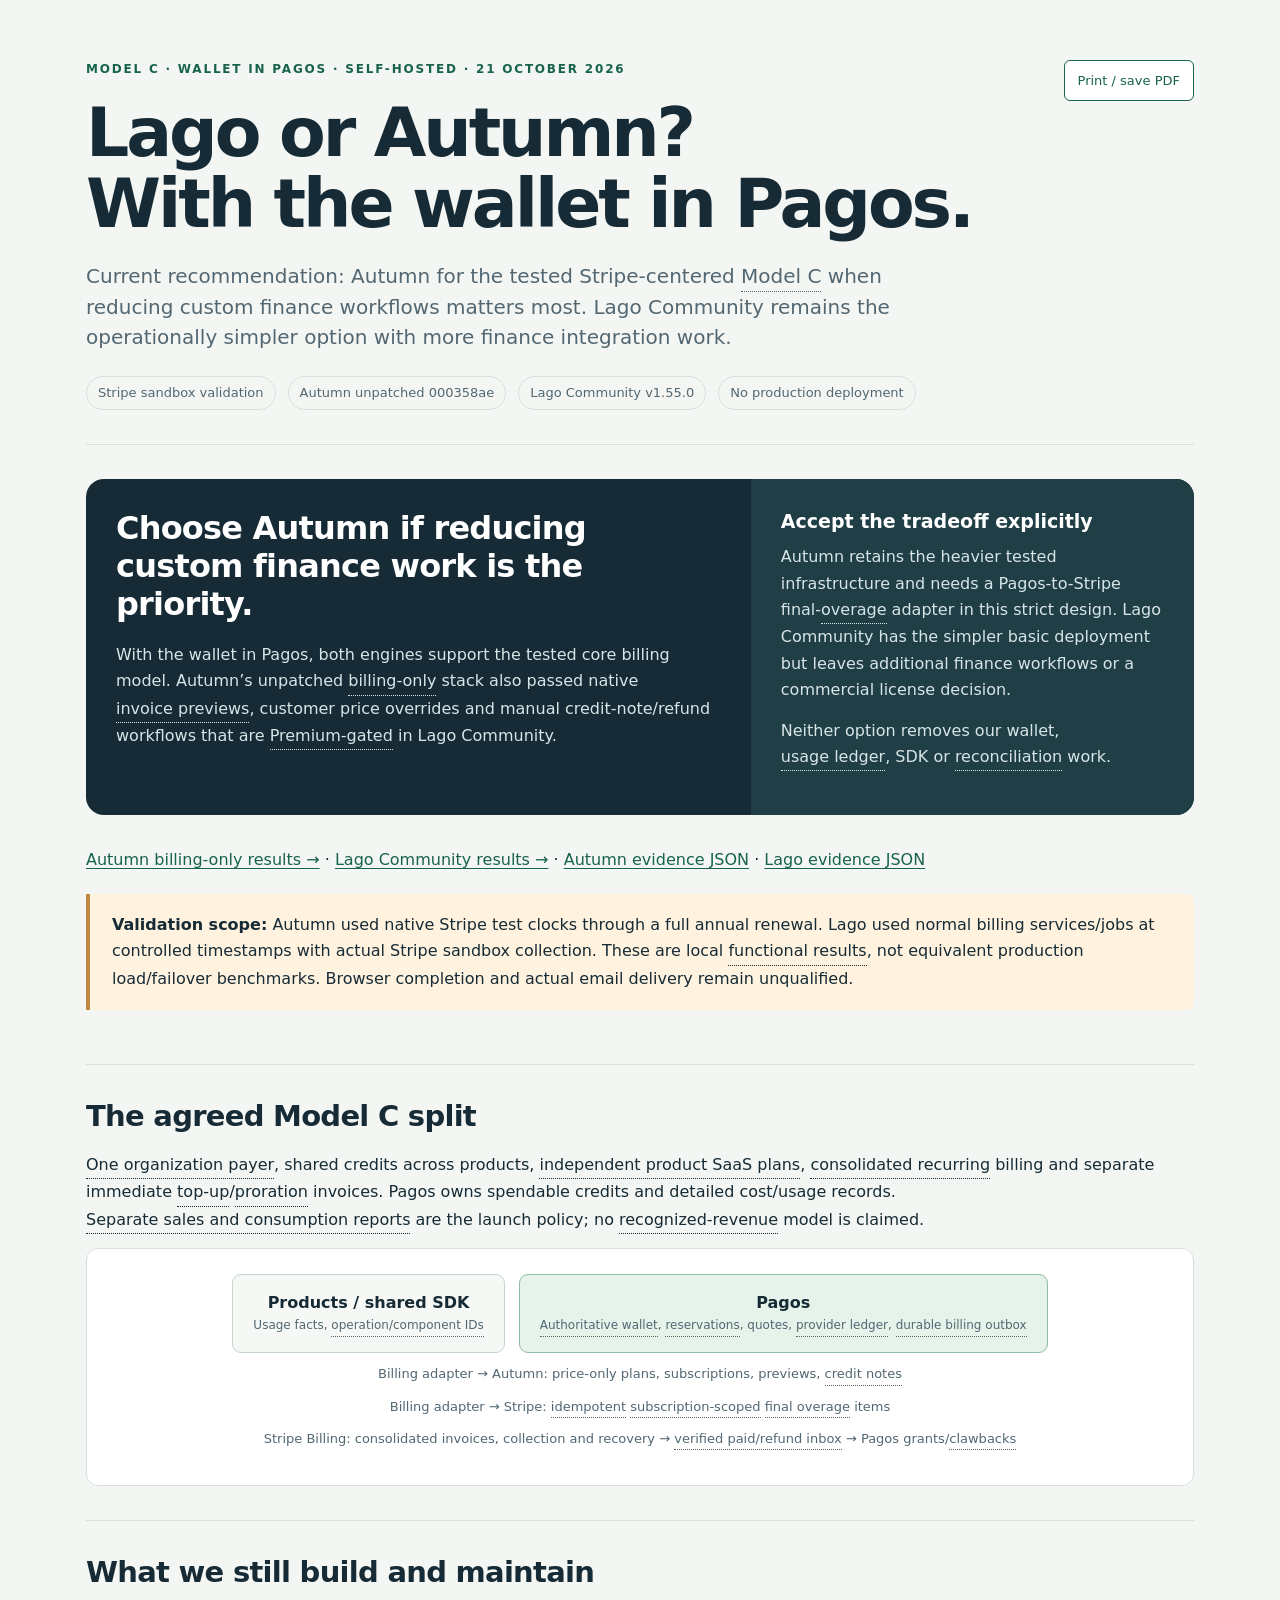
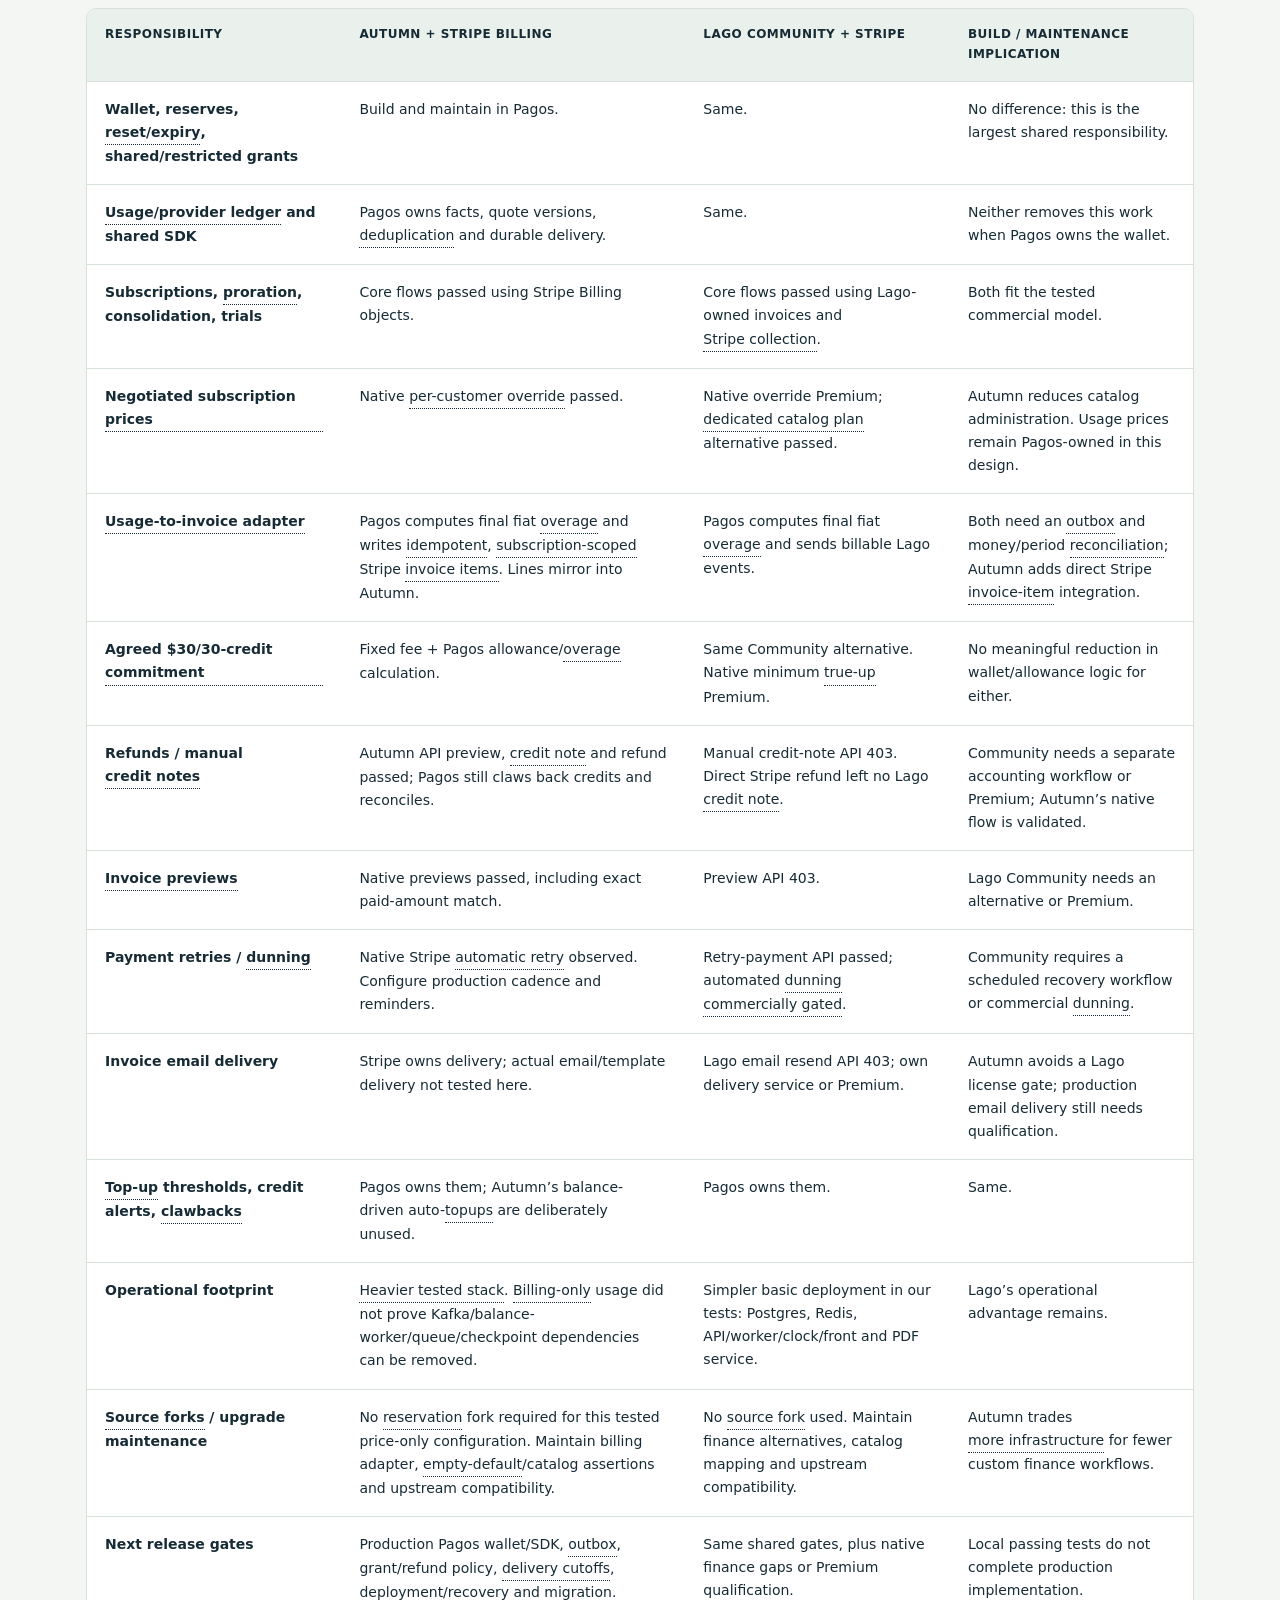
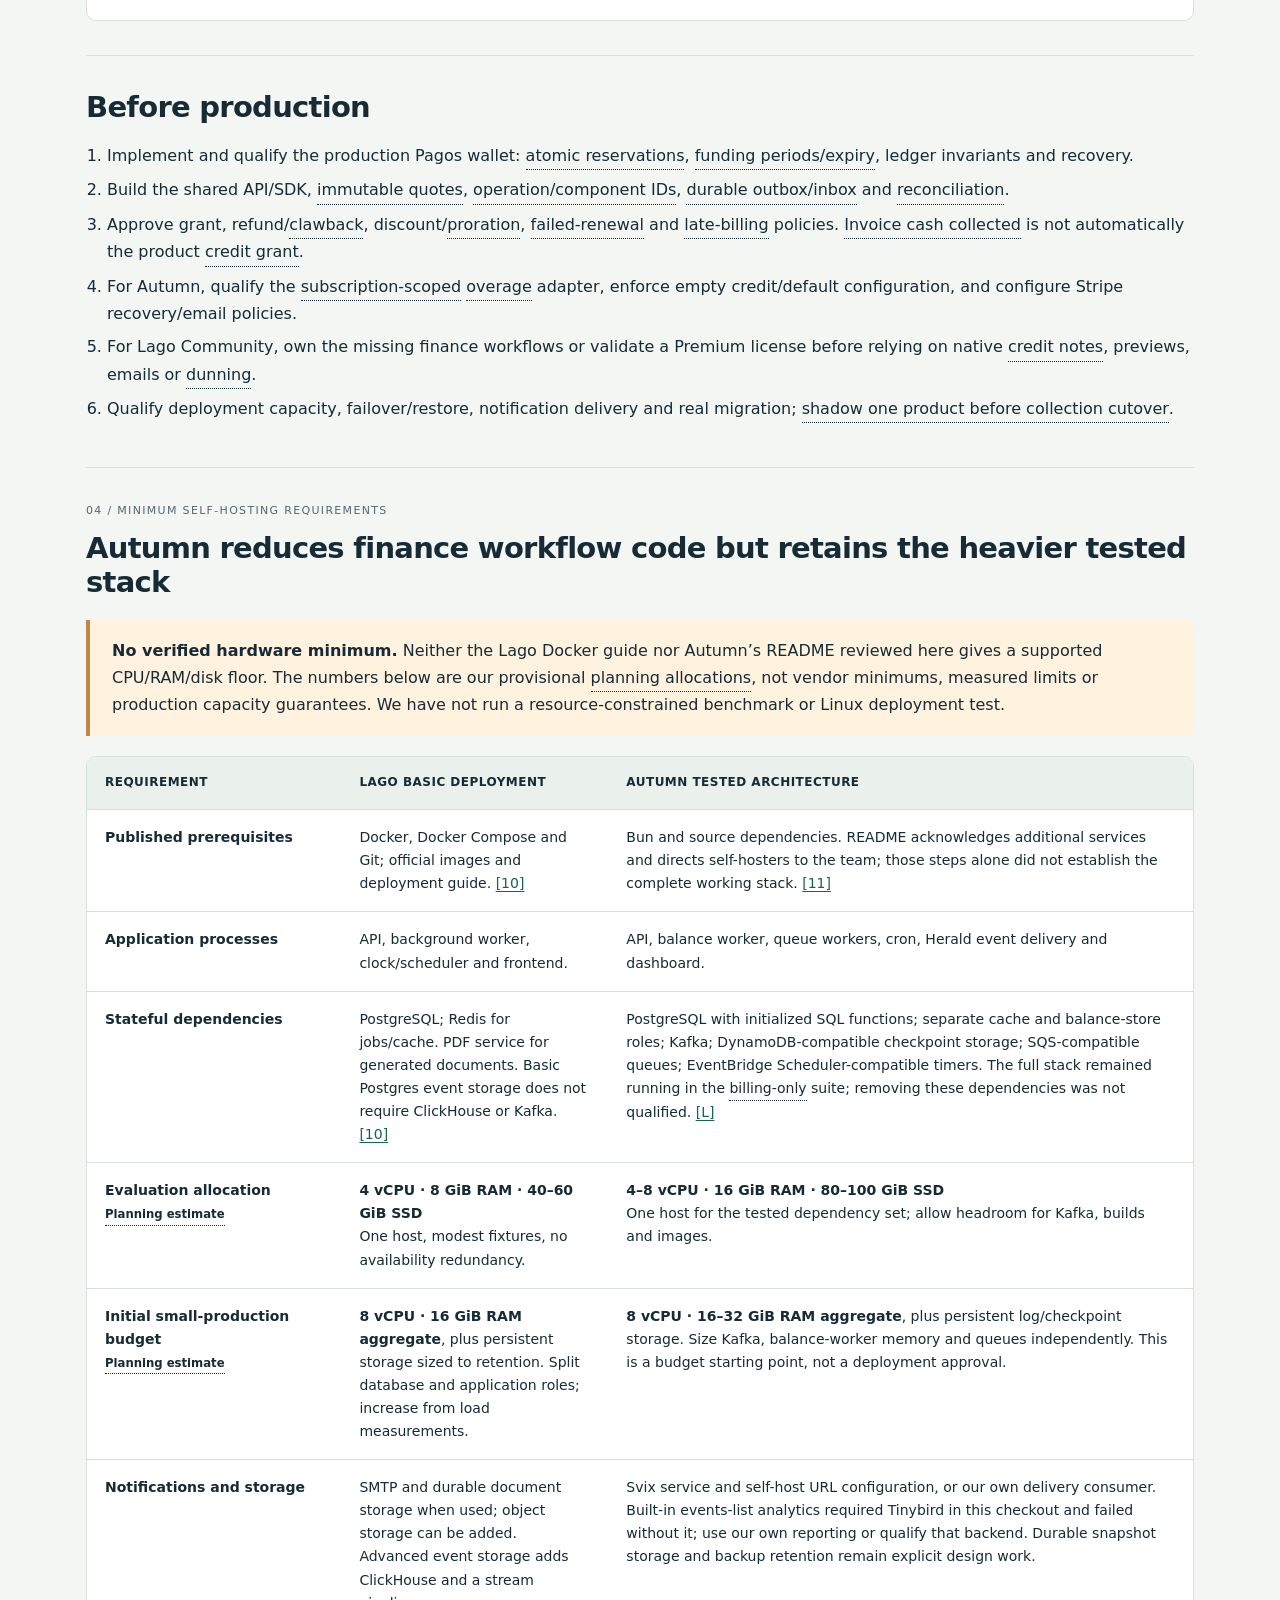
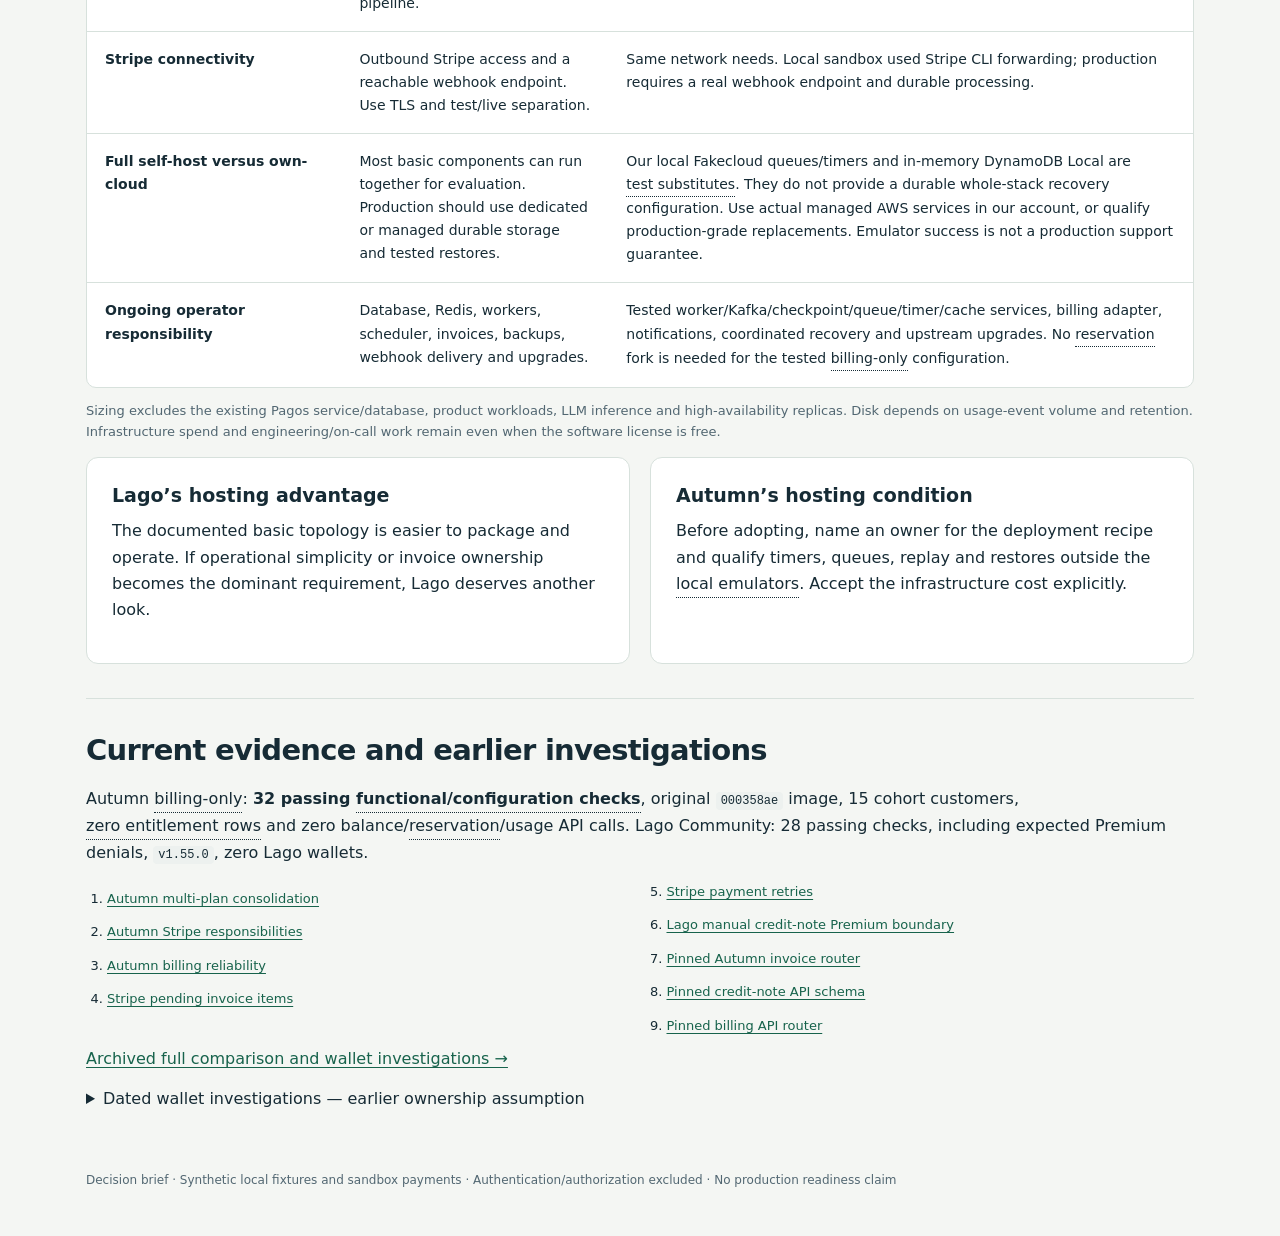
<file: lago-vs-autumn-technical.html>
<!doctype html><html lang="en"><head><meta charset="utf-8"><meta name="viewport" content="width=device-width, initial-scale=1"><title>Lago Community vs Autumn · Wallet in Pagos</title><style>
:root{--ink:#162b35;--muted:#526772;--paper:#f4f6f3;--line:#d7e1dc;--green:#17634c;--mint:#e5f3eb;--amber:#8c5319;--sand:#fff2df;--blue:#eaf1f8}*{box-sizing:border-box}html{scroll-behavior:smooth}body{margin:0;background:var(--paper);color:var(--ink);font:16px/1.65 system-ui,-apple-system,BlinkMacSystemFont,"Segoe UI",sans-serif}a{color:var(--green);text-underline-offset:3px}a:hover{color:#092f24}header,main,footer{max-width:1180px;margin:auto;padding:0 36px}header{padding-top:60px;padding-bottom:34px}.eyebrow{text-transform:uppercase;letter-spacing:.15em;font-size:12px;font-weight:750;color:var(--green)}h1{font-size:clamp(38px,6vw,68px);line-height:1.04;letter-spacing:-.045em;max-width:900px;margin:18px 0 22px}h2{font-size:29px;line-height:1.2;letter-spacing:-.025em;margin:0 0 18px}h3{font-size:19px;line-height:1.35;margin:0 0 10px}p{margin:0 0 14px}.lede{max-width:830px;color:var(--muted);font-size:20px;line-height:1.5}.meta{display:flex;gap:12px;flex-wrap:wrap;color:var(--muted);font-size:13px;margin-top:24px}.meta span{border:1px solid var(--line);padding:5px 11px;border-radius:30px}nav{display:flex;gap:18px;flex-wrap:wrap;margin-top:24px;font-size:14px}section{padding:34px 0;border-top:1px solid var(--line);scroll-margin-top:20px}.hero{display:grid;grid-template-columns:1.5fr 1fr;background:var(--ink);color:white;border-radius:18px;overflow:hidden;margin:0 0 32px}.hero>div{padding:30px}.hero h2{font-size:32px}.hero p{color:#d7e5e7}.hero .aside{background:#203e46}.hero a{color:#b4ebce}.number{font-size:11px;letter-spacing:.12em;color:var(--muted);display:block;margin-bottom:10px}.grid{display:grid;grid-template-columns:1fr 1fr;gap:20px}.card{background:white;padding:25px;border:1px solid var(--line);border-radius:12px}.card.recommended{border-top:4px solid var(--green)}.callout{padding:18px 22px;background:var(--sand);border-left:4px solid #c28645;border-radius:0 8px 8px 0;margin:20px 0}.callout.good{background:var(--mint);border-color:var(--green)}.small{font-size:13px;color:var(--muted)}.tag{display:inline-block;font-size:11px;line-height:1.3;font-weight:750;letter-spacing:.02em;border-radius:5px;padding:4px 7px;margin-bottom:7px;background:var(--blue);color:#31526b}.tag.pass{background:var(--mint);color:var(--green)}.tag.warn{background:var(--sand);color:var(--amber)}.table-wrap{overflow-x:auto;border:1px solid var(--line);border-radius:10px;background:white}table{border-collapse:collapse;width:100%;font-size:14px}th,td{text-align:left;vertical-align:top;padding:16px 18px;border-bottom:1px solid var(--line)}th{background:#eaf0eb;font-size:12px;text-transform:uppercase;letter-spacing:.04em}td:first-child{font-weight:650;width:23%}tr:last-child td{border-bottom:0}td p:last-child{margin:0}.matrix td:nth-child(3){background:#f2f8f4}ul,ol{padding-left:21px;margin:10px 0}li{margin:7px 0}code{font:12px ui-monospace,SFMono-Regular,monospace;background:#edf1ef;padding:2px 5px;border-radius:4px;overflow-wrap:anywhere}.flow{border:1px solid var(--line);border-radius:12px;padding:25px;background:white;text-align:center}.flow-row{display:flex;justify-content:center;gap:14px;flex-wrap:wrap}.node{border:1px solid #c6d6cf;border-radius:9px;padding:15px 20px;min-width:155px;background:#f6f8f5}.node strong{display:block}.node.engine{background:var(--mint);border-color:#91bba6}.node small{display:block;max-width:500px;color:var(--muted);font-size:12px}.arrow{color:var(--muted);font-size:13px;margin:10px}.steps{counter-reset:step}.step{display:grid;grid-template-columns:34px 1fr;gap:12px;padding:13px 0;border-bottom:1px solid var(--line)}.step:before{counter-increment:step;content:counter(step);background:var(--ink);color:white;border-radius:50%;width:28px;height:28px;text-align:center;font-size:13px;line-height:28px}.sources{columns:2;column-gap:32px;font-size:13px}.sources li{break-inside:avoid;margin-bottom:12px}.sources code{font-size:11px}.evidence{background:#eaf0eb;border-radius:10px;padding:20px;font-size:13px;overflow-wrap:anywhere}footer{padding-top:24px;padding-bottom:45px;color:var(--muted);font-size:12px}.print{border:1px solid var(--green);border-radius:6px;background:white;color:var(--green);padding:9px 13px;font:inherit;font-size:13px;cursor:pointer;float:right}.note{max-width:900px;color:var(--muted)}@media(max-width:760px){header,main,footer{padding-left:20px;padding-right:20px}.hero,.grid{grid-template-columns:1fr}.sources{columns:1}th,td{padding:12px;min-width:190px}h2{font-size:25px}.print{float:none;margin-bottom:15px}.hero>div{padding:23px}}@media print{body{background:white;font-size:11px}header{padding-top:10px}header,main,footer{max-width:none;padding-left:0;padding-right:0}h1{font-size:38px}h2{font-size:23px}section{padding:20px 0}nav,.print{display:none}.hero{background:#eef4ef;color:var(--ink)}.hero p{color:var(--ink)}.hero .aside{background:#e1ebe5}.table-wrap{overflow:visible}table{font-size:10px}th,td{padding:9px}tr,.card,.step{break-inside:avoid}.sources{columns:1}.tag{-webkit-print-color-adjust:exact;print-color-adjust:exact}a{color:inherit}.flow{break-inside:avoid}@page{size:A4;margin:15mm}
</style><link rel="stylesheet" href="billing-tooltips.css">
</head><body><header><button class="print" onclick="window.print()">Print / save PDF</button><div class="eyebrow">Model C · Wallet in Pagos · Self-hosted · 21 October 2026</div><h1>Lago or Autumn?<br>With the wallet in Pagos.</h1><p class="lede">Current recommendation: Autumn for the tested Stripe-centered Model C when reducing custom finance workflows matters most. Lago Community remains the operationally simpler option with more finance integration work.</p><div class="meta"><span>Stripe sandbox validation</span><span>Autumn unpatched 000358ae</span><span>Lago Community v1.55.0</span><span>No production deployment</span></div></header><main><section id="decision"><div class="hero"><div><h2>Choose Autumn if reducing custom finance work is the priority.</h2><p>With the wallet in Pagos, both engines support the tested core billing model. Autumn’s unpatched billing-only stack also passed native invoice previews, customer price overrides and manual credit-note/refund workflows that are Premium-gated in Lago Community.</p></div><div class="aside"><h3>Accept the tradeoff explicitly</h3><p>Autumn retains the heavier tested infrastructure and needs a Pagos-to-Stripe final-overage adapter in this strict design. Lago Community has the simpler basic deployment but leaves additional finance workflows or a commercial license decision.</p><p>Neither option removes our wallet, usage ledger, SDK or reconciliation work.</p></div></div><p><a href="autumn-billing-only-validation.html">Autumn billing-only results →</a> · <a href="lago-modelc-pagos-wallet.html">Lago Community results →</a> · <a href="autumn-billing-only-validation.json">Autumn evidence JSON</a> · <a href="lago-modelc-validation.json">Lago evidence JSON</a></p><div class="callout"><strong>Validation scope:</strong> Autumn used native Stripe test clocks through a full annual renewal. Lago used normal billing services/jobs at controlled timestamps with actual Stripe sandbox collection. These are local functional results, not equivalent production load/failover benchmarks. Browser completion and actual email delivery remain unqualified.</div></section>
<section id="model-c"><h2>The agreed Model C split</h2><p>One organization payer, shared credits across products, independent product SaaS plans, consolidated recurring billing and separate immediate top-up/proration invoices. Pagos owns spendable credits and detailed cost/usage records. Separate sales and consumption reports are the launch policy; no recognized-revenue model is claimed.</p><div class="flow"><div class="flow-row"><div class="node"><strong>Products / shared SDK</strong><small>Usage facts, operation/component IDs</small></div><div class="node engine"><strong>Pagos</strong><small>Authoritative wallet, reservations, quotes, provider ledger, durable billing outbox</small></div></div><div class="arrow">Billing adapter → Autumn: price-only plans, subscriptions, previews, credit notes</div><div class="arrow">Billing adapter → Stripe: idempotent subscription-scoped final overage items</div><div class="arrow">Stripe Billing: consolidated invoices, collection and recovery → verified paid/refund inbox → Pagos grants/clawbacks</div></div></section><section id="billing-only-comparison"><h2>What we still build and maintain</h2><div class="table-wrap"><table><thead><tr><th>Responsibility</th><th>Autumn + Stripe Billing</th><th>Lago Community + Stripe</th><th>Build / maintenance implication</th></tr></thead><tbody><tr><td>Wallet, reserves, reset/expiry, shared/restricted grants</td><td>Build and maintain in Pagos.</td><td>Same.</td><td>No difference: this is the largest shared responsibility.</td></tr><tr><td>Usage/provider ledger and shared SDK</td><td>Pagos owns facts, quote versions, deduplication and durable delivery.</td><td>Same.</td><td>Neither removes this work when Pagos owns the wallet.</td></tr><tr><td>Subscriptions, proration, consolidation, trials</td><td>Core flows passed using Stripe Billing objects.</td><td>Core flows passed using Lago-owned invoices and Stripe collection.</td><td>Both fit the tested commercial model.</td></tr><tr><td>Negotiated subscription prices</td><td>Native per-customer override passed.</td><td>Native override Premium; dedicated catalog plan alternative passed.</td><td>Autumn reduces catalog administration. Usage prices remain Pagos-owned in this design.</td></tr><tr><td>Usage-to-invoice adapter</td><td>Pagos computes final fiat overage and writes idempotent, subscription-scoped Stripe invoice items. Lines mirror into Autumn.</td><td>Pagos computes final fiat overage and sends billable Lago events.</td><td>Both need an outbox and money/period reconciliation; Autumn adds direct Stripe invoice-item integration.</td></tr><tr><td>Agreed $30/30-credit commitment</td><td>Fixed fee + Pagos allowance/overage calculation.</td><td>Same Community alternative. Native minimum true-up Premium.</td><td>No meaningful reduction in wallet/allowance logic for either.</td></tr><tr><td>Refunds / manual credit notes</td><td>Autumn API preview, credit note and refund passed; Pagos still claws back credits and reconciles.</td><td>Manual credit-note API 403. Direct Stripe refund left no Lago credit note.</td><td>Community needs a separate accounting workflow or Premium; Autumn’s native flow is validated.</td></tr><tr><td>Invoice previews</td><td>Native previews passed, including exact paid-amount match.</td><td>Preview API 403.</td><td>Lago Community needs an alternative or Premium.</td></tr><tr><td>Payment retries / dunning</td><td>Native Stripe automatic retry observed. Configure production cadence and reminders.</td><td>Retry-payment API passed; automated dunning commercially gated.</td><td>Community requires a scheduled recovery workflow or commercial dunning.</td></tr><tr><td>Invoice email delivery</td><td>Stripe owns delivery; actual email/template delivery not tested here.</td><td>Lago email resend API 403; own delivery service or Premium.</td><td>Autumn avoids a Lago license gate; production email delivery still needs qualification.</td></tr><tr><td>Top-up thresholds, credit alerts, clawbacks</td><td>Pagos owns them; Autumn’s balance-driven auto-topups are deliberately unused.</td><td>Pagos owns them.</td><td>Same.</td></tr><tr><td>Operational footprint</td><td>Heavier tested stack. Billing-only usage did not prove Kafka/balance-worker/queue/checkpoint dependencies can be removed.</td><td>Simpler basic deployment in our tests: Postgres, Redis, API/worker/clock/front and PDF service.</td><td>Lago’s operational advantage remains.</td></tr><tr><td>Source forks / upgrade maintenance</td><td>No reservation fork required for this tested price-only configuration. Maintain billing adapter, empty-default/catalog assertions and upstream compatibility.</td><td>No source fork used. Maintain finance alternatives, catalog mapping and upstream compatibility.</td><td>Autumn trades more infrastructure for fewer custom finance workflows.</td></tr><tr><td>Next release gates</td><td>Production Pagos wallet/SDK, outbox, grant/refund policy, delivery cutoffs, deployment/recovery and migration.</td><td>Same shared gates, plus native finance gaps or Premium qualification.</td><td>Local passing tests do not complete production implementation.</td></tr></tbody></table></div></section><section id="release-gates"><h2>Before production</h2><ol><li>Implement and qualify the production Pagos wallet: atomic reservations, funding periods/expiry, ledger invariants and recovery.</li><li>Build the shared API/SDK, immutable quotes, operation/component IDs, durable outbox/inbox and reconciliation.</li><li>Approve grant, refund/clawback, discount/proration, failed-renewal and late-billing policies. Invoice cash collected is not automatically the product credit grant.</li><li>For Autumn, qualify the subscription-scoped overage adapter, enforce empty credit/default configuration, and configure Stripe recovery/email policies.</li><li>For Lago Community, own the missing finance workflows or validate a Premium license before relying on native credit notes, previews, emails or dunning.</li><li>Qualify deployment capacity, failover/restore, notification delivery and real migration; shadow one product before collection cutover.</li></ol></section><section id="hosting"><span class="number">04 / MINIMUM SELF-HOSTING REQUIREMENTS</span><h2>Autumn reduces finance workflow code but retains the heavier tested stack</h2><div class="callout"><strong>No verified hardware minimum.</strong> Neither the Lago Docker guide nor Autumn’s README reviewed here gives a supported CPU/RAM/disk floor. The numbers below are our provisional planning allocations, not vendor minimums, measured limits or production capacity guarantees. We have not run a resource-constrained benchmark or Linux deployment test.</div><div class="table-wrap"><table><thead><tr><th>Requirement</th><th>Lago basic deployment</th><th>Autumn tested architecture</th></tr></thead><tbody>
<tr><td>Published prerequisites</td><td>Docker, Docker Compose and Git; official images and deployment guide. <a href="https://getlago.com/docs/guide/lago-self-hosted/docker">[10]</a></td><td>Bun and source dependencies. README acknowledges additional services and directs self-hosters to the team; those steps alone did not establish the complete working stack. <a href="https://github.com/useautumn/autumn/blob/000358aedaced4d8a9afc862328f2316d4d6070f/README.md">[11]</a></td></tr>
<tr><td>Application processes</td><td>API, background worker, clock/scheduler and frontend.</td><td>API, balance worker, queue workers, cron, Herald event delivery and dashboard.</td></tr>
<tr><td>Stateful dependencies</td><td>PostgreSQL; Redis for jobs/cache. PDF service for generated documents. Basic Postgres event storage does not require ClickHouse or Kafka. <a href="https://getlago.com/docs/guide/lago-self-hosted/docker">[10]</a></td><td>PostgreSQL with initialized SQL functions; separate cache and balance-store roles; Kafka; DynamoDB-compatible checkpoint storage; SQS-compatible queues; EventBridge Scheduler-compatible timers. The full stack remained running in the billing-only suite; removing these dependencies was not qualified. <a href="#evidence">[L]</a></td></tr>
<tr><td>Evaluation allocation<br><small>Planning estimate</small></td><td><strong>4 vCPU · 8 GiB RAM · 40–60 GiB SSD</strong><br>One host, modest fixtures, no availability redundancy.</td><td><strong>4–8 vCPU · 16 GiB RAM · 80–100 GiB SSD</strong><br>One host for the tested dependency set; allow headroom for Kafka, builds and images.</td></tr>
<tr><td>Initial small-production budget<br><small>Planning estimate</small></td><td><strong>8 vCPU · 16 GiB RAM aggregate</strong>, plus persistent storage sized to retention. Split database and application roles; increase from load measurements.</td><td><strong>8 vCPU · 16–32 GiB RAM aggregate</strong>, plus persistent log/checkpoint storage. Size Kafka, balance-worker memory and queues independently. This is a budget starting point, not a deployment approval.</td></tr>
<tr><td>Notifications and storage</td><td>SMTP and durable document storage when used; object storage can be added. Advanced event storage adds ClickHouse and a stream pipeline.</td><td>Svix service and self-host URL configuration, or our own delivery consumer. Built-in events-list analytics required Tinybird in this checkout and failed without it; use our own reporting or qualify that backend. Durable snapshot storage and backup retention remain explicit design work.</td></tr>
<tr><td>Stripe connectivity</td><td>Outbound Stripe access and a reachable webhook endpoint. Use TLS and test/live separation.</td><td>Same network needs. Local sandbox used Stripe CLI forwarding; production requires a real webhook endpoint and durable processing.</td></tr>
<tr><td>Full self-host versus own-cloud</td><td>Most basic components can run together for evaluation. Production should use dedicated or managed durable storage and tested restores.</td><td>Our local Fakecloud queues/timers and in-memory DynamoDB Local are test substitutes. They do not provide a durable whole-stack recovery configuration. Use actual managed AWS services in our account, or qualify production-grade replacements. Emulator success is not a production support guarantee.</td></tr>
<tr><td>Ongoing operator responsibility</td><td>Database, Redis, workers, scheduler, invoices, backups, webhook delivery and upgrades.</td><td>Tested worker/Kafka/checkpoint/queue/timer/cache services, billing adapter, notifications, coordinated recovery and upstream upgrades. No reservation fork is needed for the tested billing-only configuration.</td></tr>
</tbody></table></div><p class="small" style="margin-top:12px">Sizing excludes the existing Pagos service/database, product workloads, LLM inference and high-availability replicas. Disk depends on usage-event volume and retention. Infrastructure spend and engineering/on-call work remain even when the software license is free.</p><div class="grid"><div class="card"><h3>Lago’s hosting advantage</h3><p>The documented basic topology is easier to package and operate. If operational simplicity or invoice ownership becomes the dominant requirement, Lago deserves another look.</p></div><div class="card"><h3>Autumn’s hosting condition</h3><p>Before adopting, name an owner for the deployment recipe and qualify timers, queues, replay and restores outside the local emulators. Accept the infrastructure cost explicitly.</p></div></div></section>
<section id="evidence"><h2>Current evidence and earlier investigations</h2><p>Autumn billing-only: <strong>32 passing functional/configuration checks</strong>, original <code>000358ae</code> image, 15 cohort customers, zero entitlement rows and zero balance/reservation/usage API calls. Lago Community: 28 passing checks, including expected Premium denials, <code>v1.55.0</code>, zero Lago wallets.</p><ol class="sources"><li><a href="https://docs.useautumn.com/api-reference/billing/multiAttach">Autumn multi-plan consolidation</a></li><li><a href="https://docs.useautumn.com/documentation/concepts/stripe">Autumn Stripe responsibilities</a></li><li><a href="https://docs.useautumn.com/documentation/customers/edge-cases">Autumn billing reliability</a></li><li><a href="https://docs.stripe.com/api/invoiceitems/create">Stripe pending invoice items</a></li><li><a href="https://docs.stripe.com/billing/revenue-recovery/smart-retries">Stripe payment retries</a></li><li><a href="https://getlago.com/docs/guide/invoicing/credit-notes/overview">Lago manual credit-note Premium boundary</a></li><li><a href="https://github.com/useautumn/autumn/blob/000358aedaced4d8a9afc862328f2316d4d6070f/server/src/internal/invoices/invoiceRouter.ts">Pinned Autumn invoice router</a></li><li><a href="https://github.com/useautumn/autumn/blob/000358aedaced4d8a9afc862328f2316d4d6070f/shared/api/others/apiInvoice/issueCreditNoteParams.ts">Pinned credit-note API schema</a></li><li><a href="https://github.com/useautumn/autumn/blob/000358aedaced4d8a9afc862328f2316d4d6070f/server/src/internal/billing/billingRouter.ts">Pinned billing API router</a></li></ol><p><a href="lago-vs-autumn-wallet-history.html">Archived full comparison and wallet investigations →</a></p><details><summary>Dated wallet investigations — earlier ownership assumption</summary><p>The following results concerned Autumn owning the wallet. The strict billing-only design above does not depend on those reservation fixes.</p><ul><li id="patch-validation"><a href="lago-vs-autumn-wallet-history.html#patch-validation">Monthly-reset patch qualification</a></li><li id="rate-validation"><a href="lago-vs-autumn-wallet-history.html#rate-validation">Rate-change settlement investigation</a></li><li id="replacement-validation"><a href="lago-vs-autumn-wallet-history.html#replacement-validation">Replacement/reset source-lineage fix</a></li><li id="model-c-validation"><a href="lago-vs-autumn-wallet-history.html#model-c-validation">Earlier Model C tests with Autumn owning credits</a></li></ul></details></section></main><footer>Decision brief · Synthetic local fixtures and sandbox payments · Authentication/authorization excluded · No production readiness claim</footer><script src="billing-tooltips.js?v=9b58bb6cab" defer></script>
</body></html>
</file>
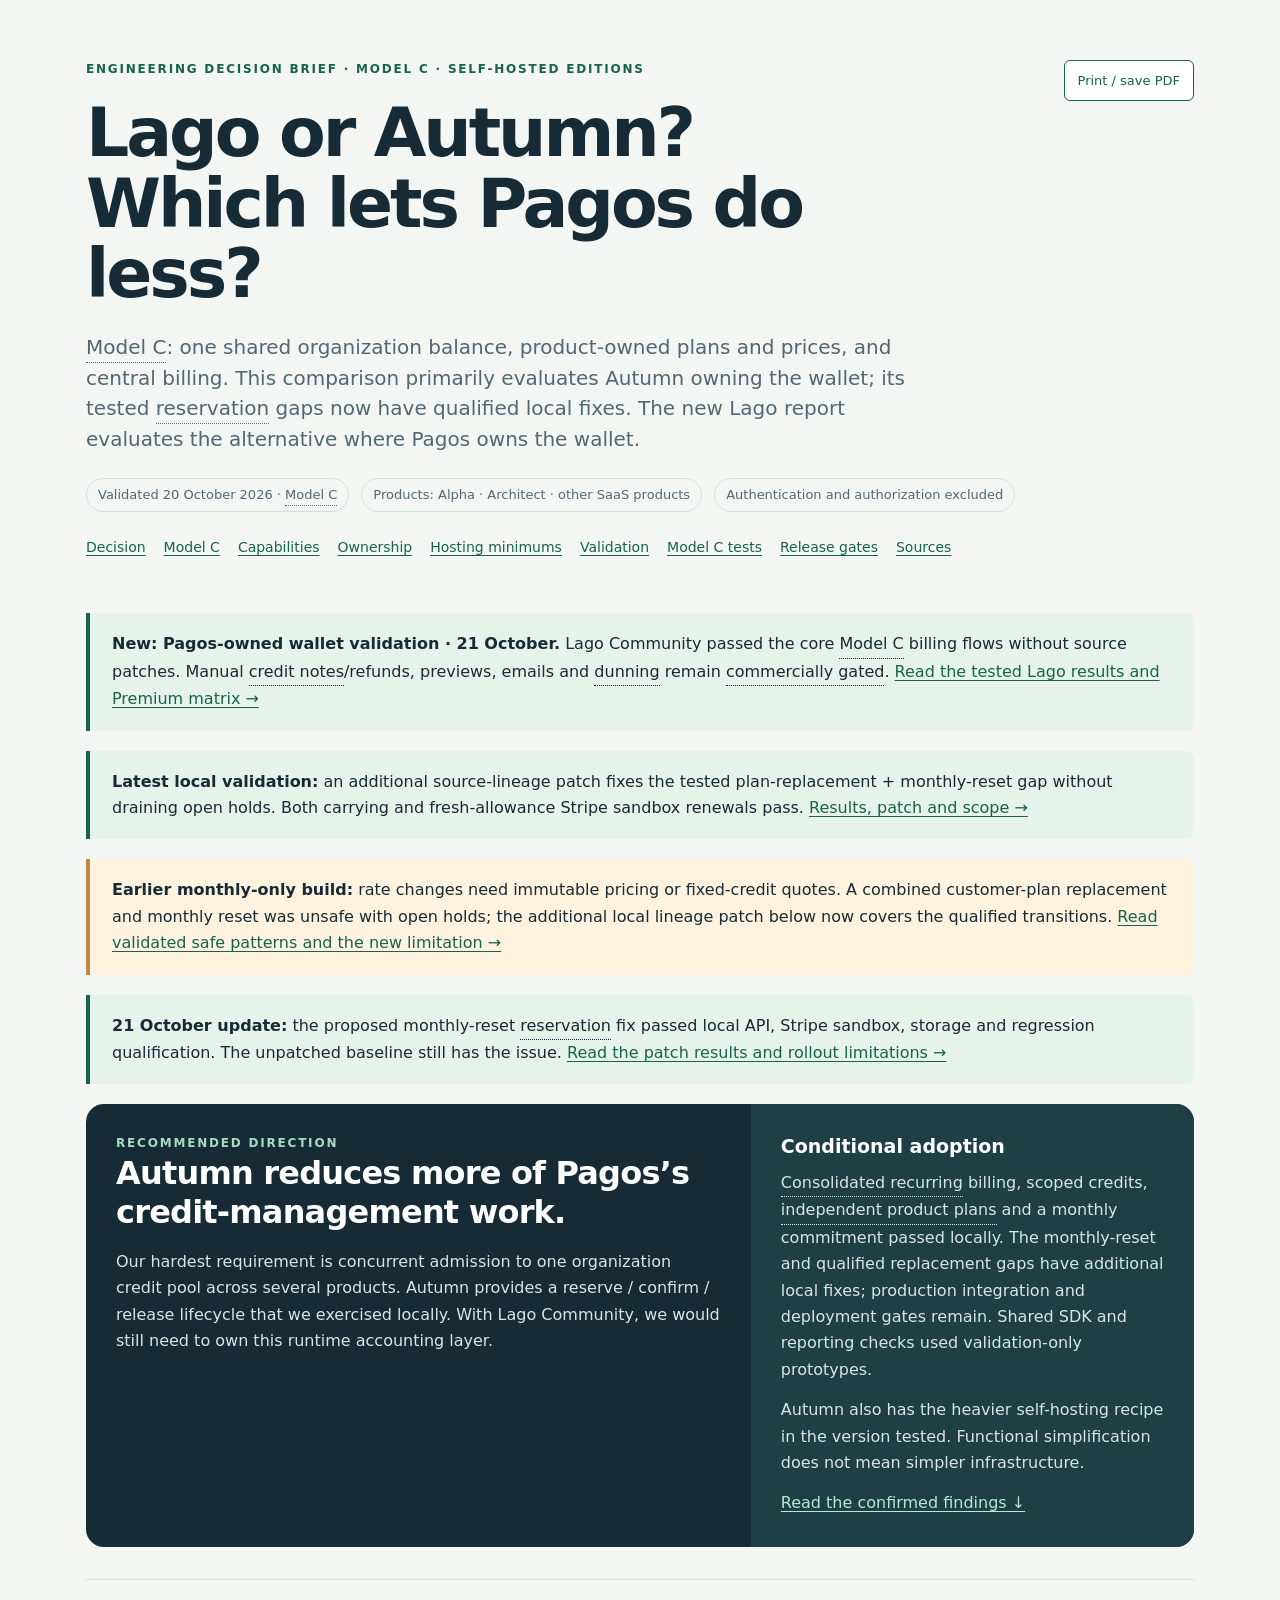
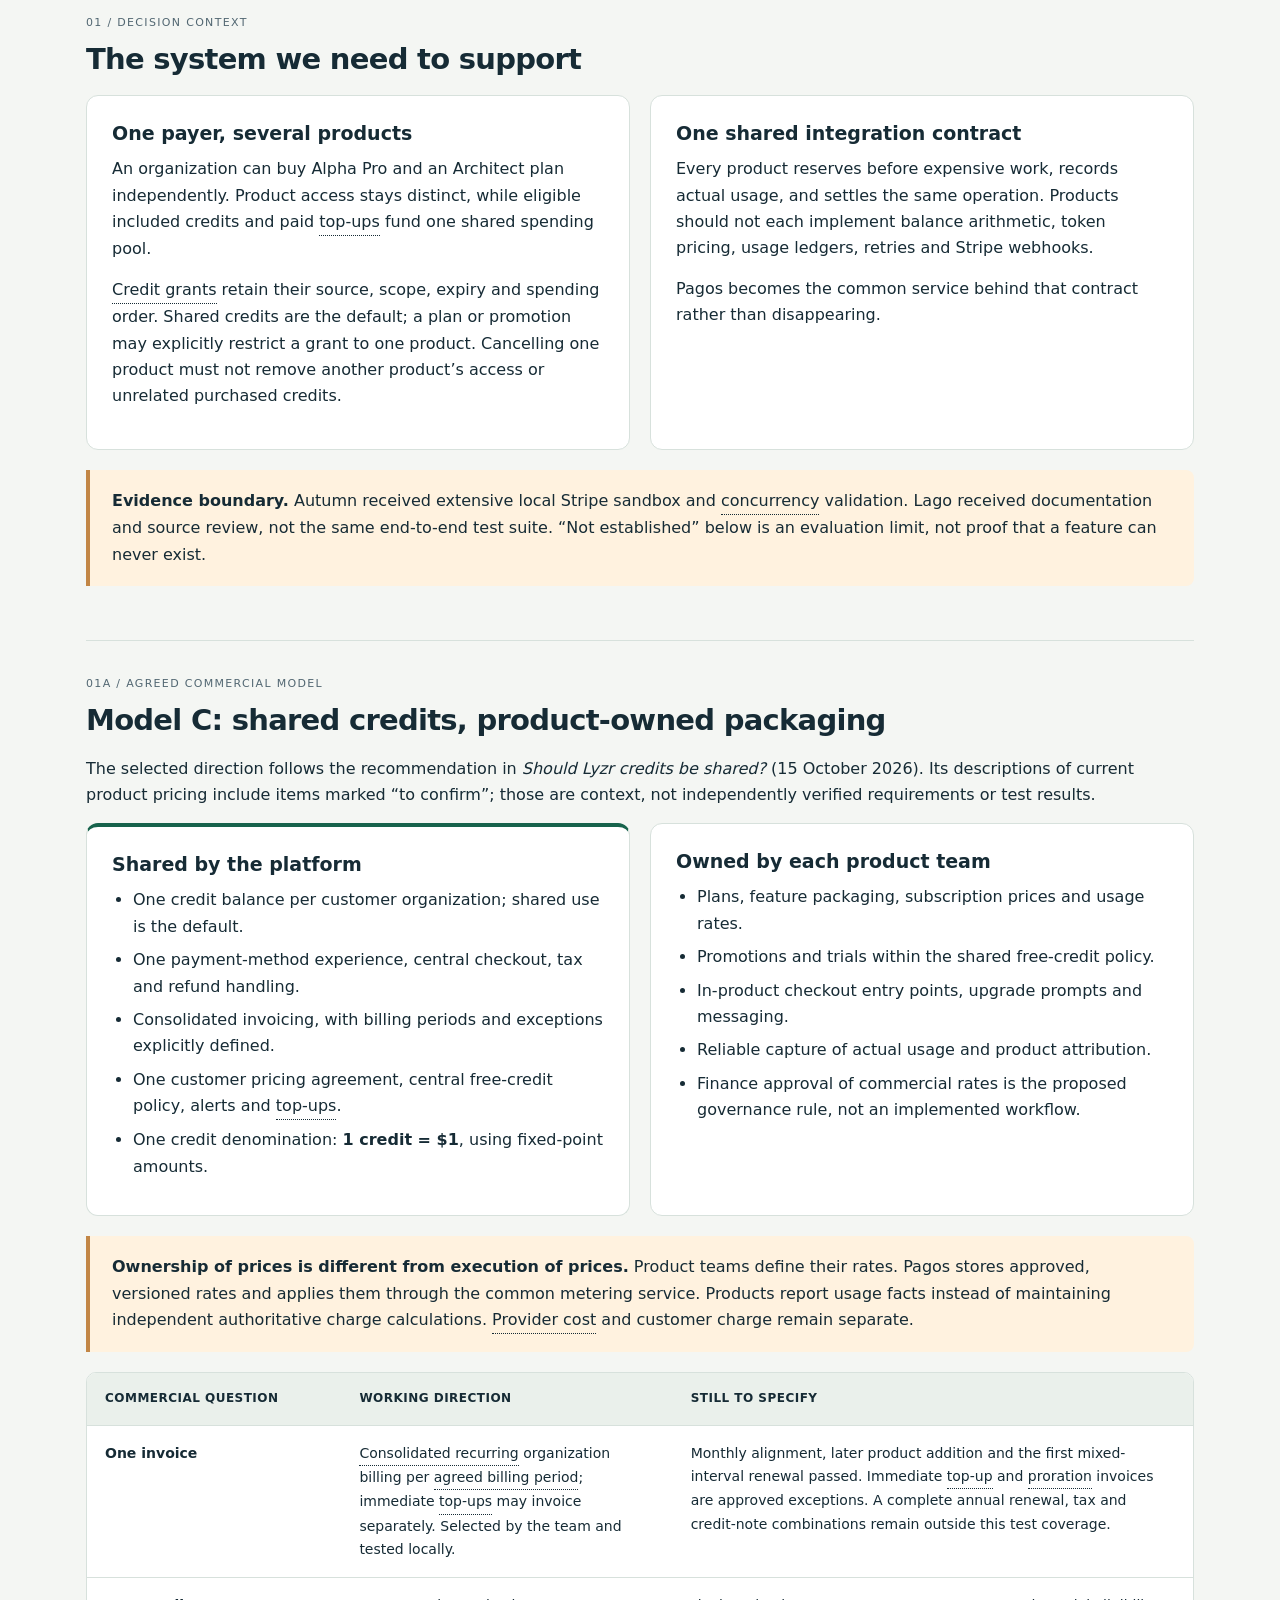
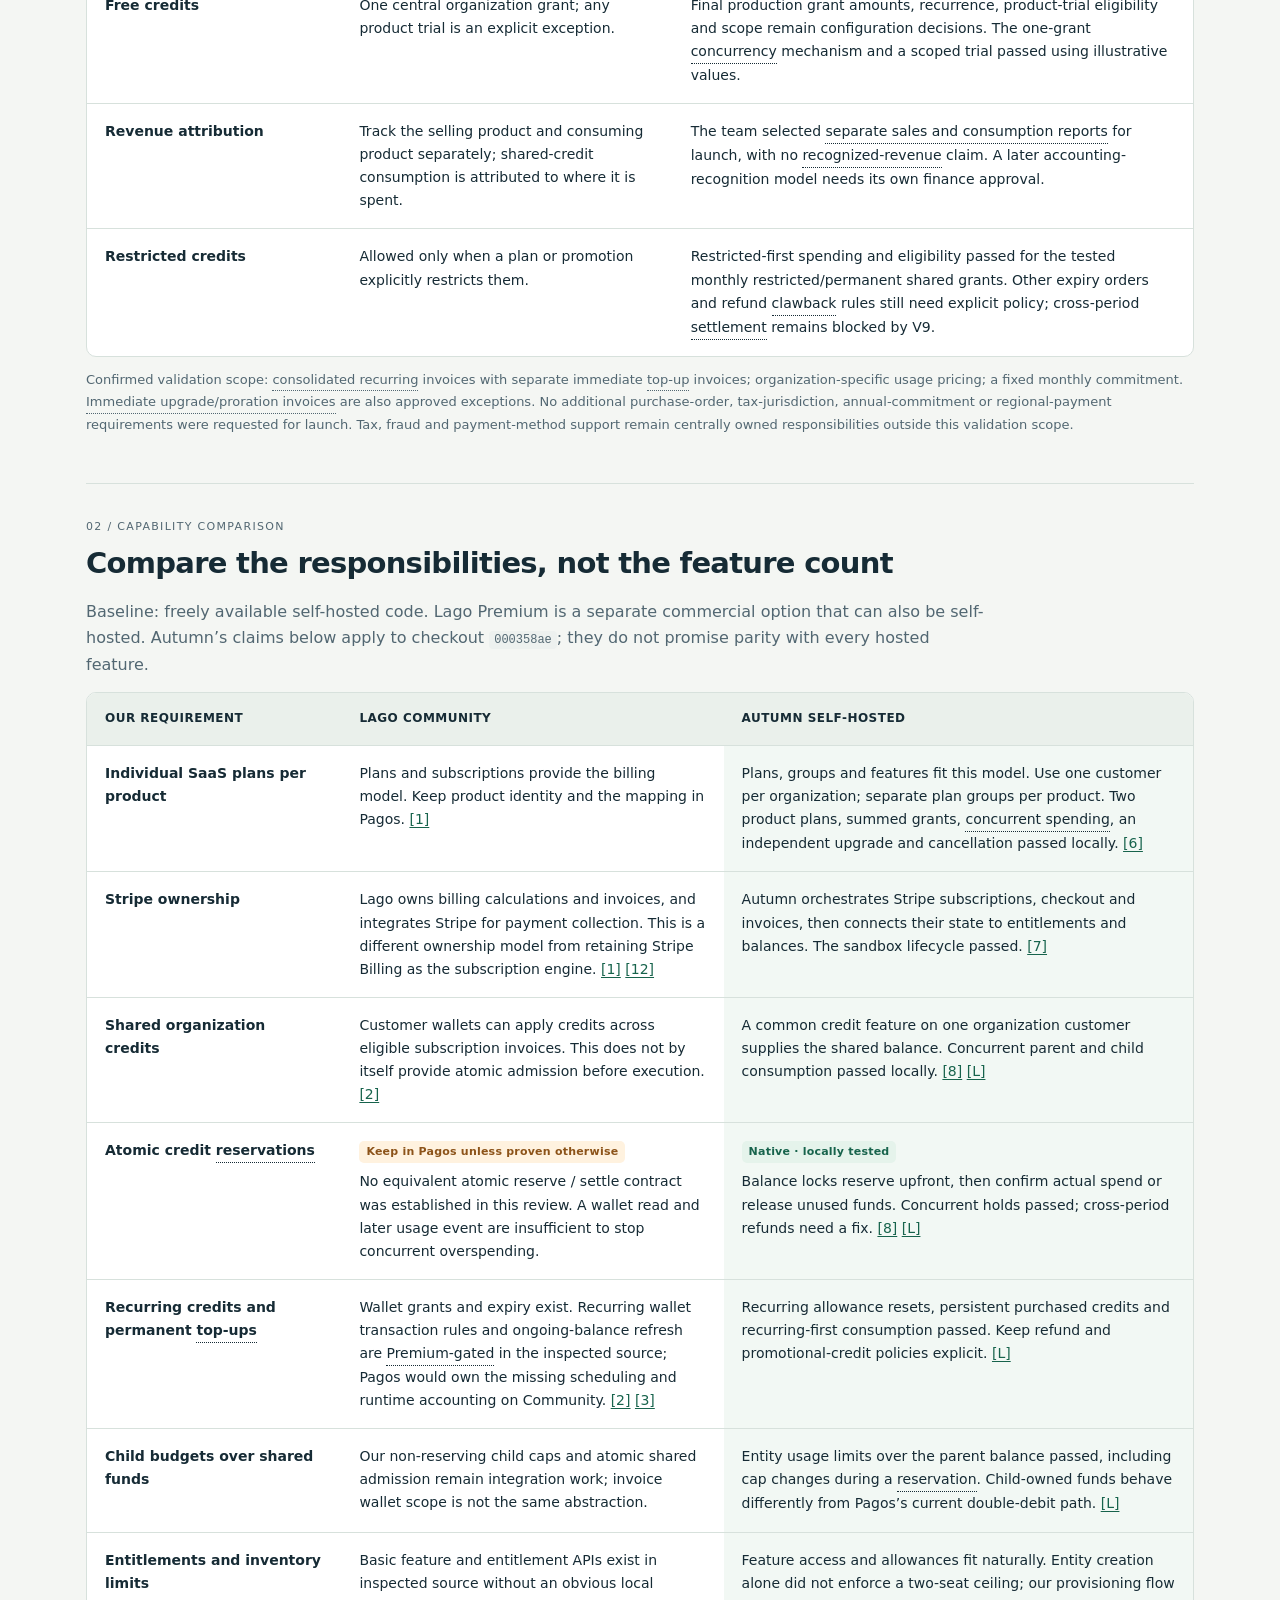
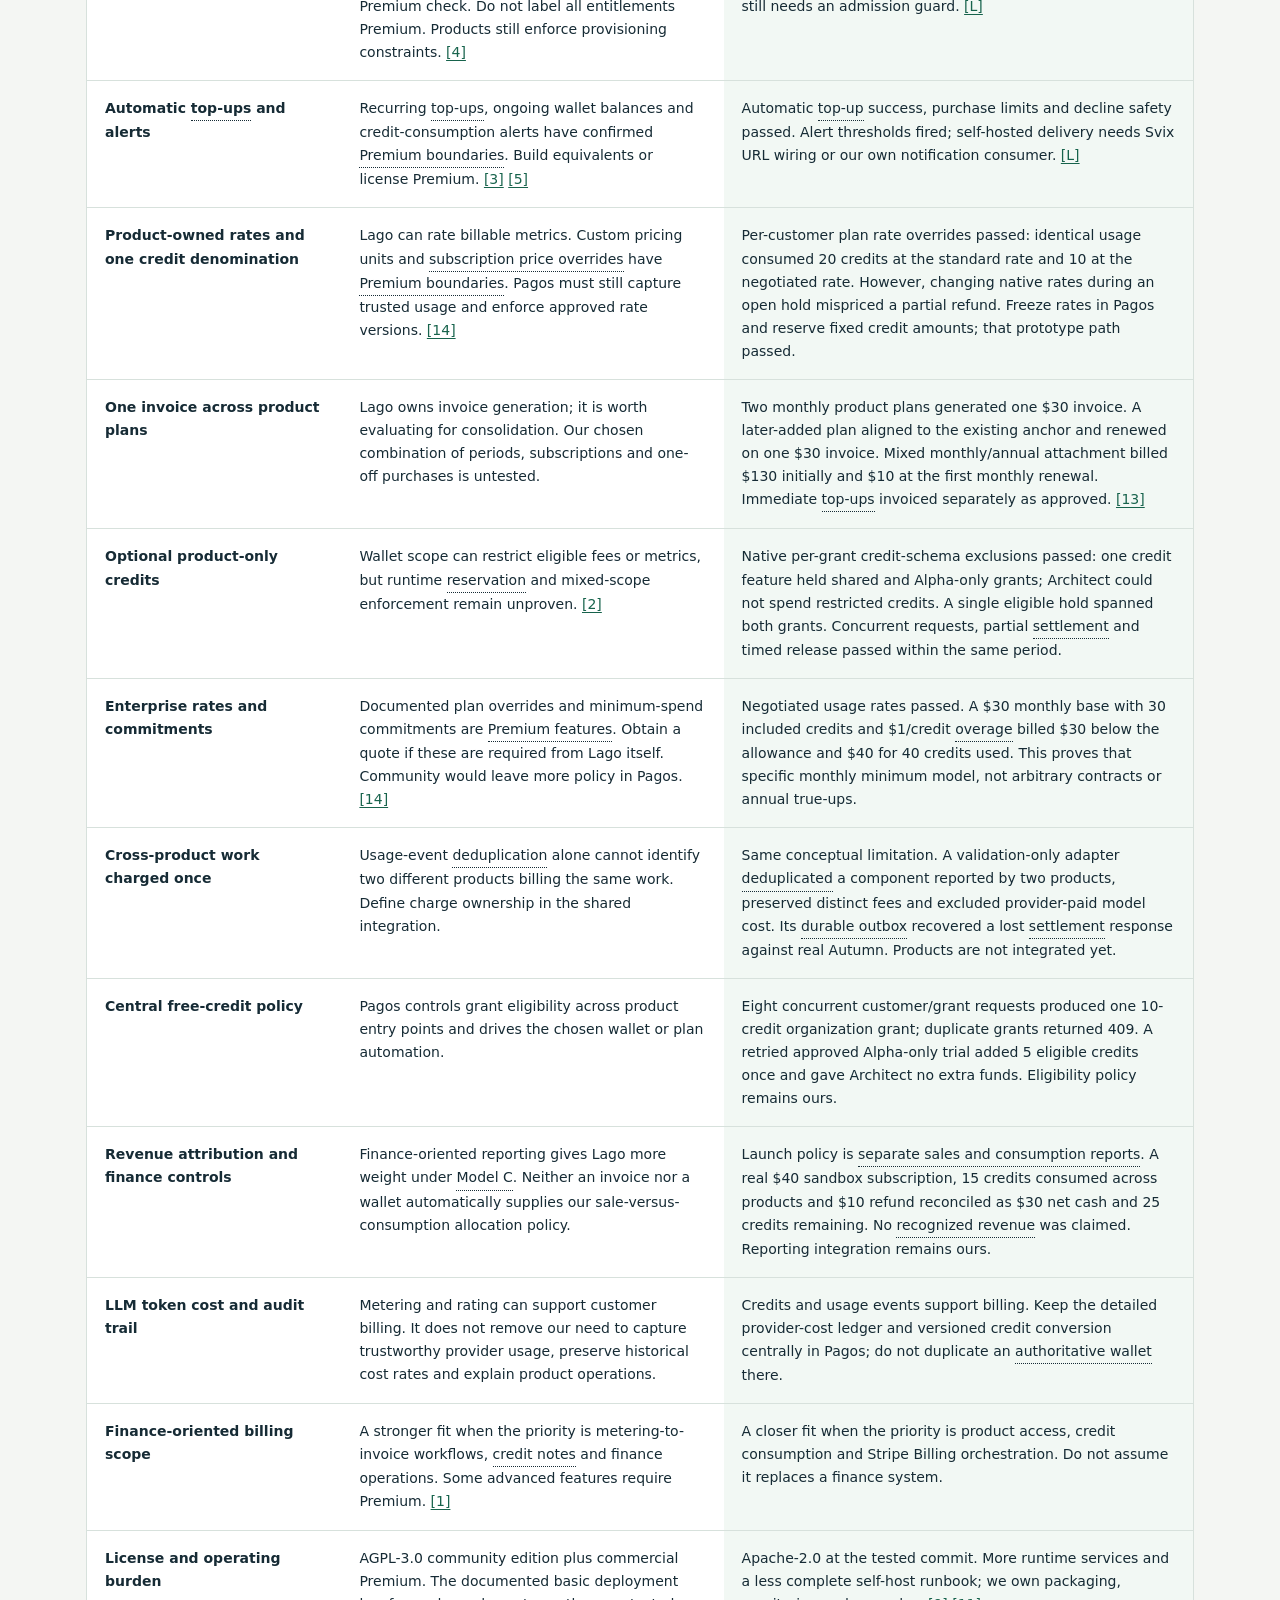
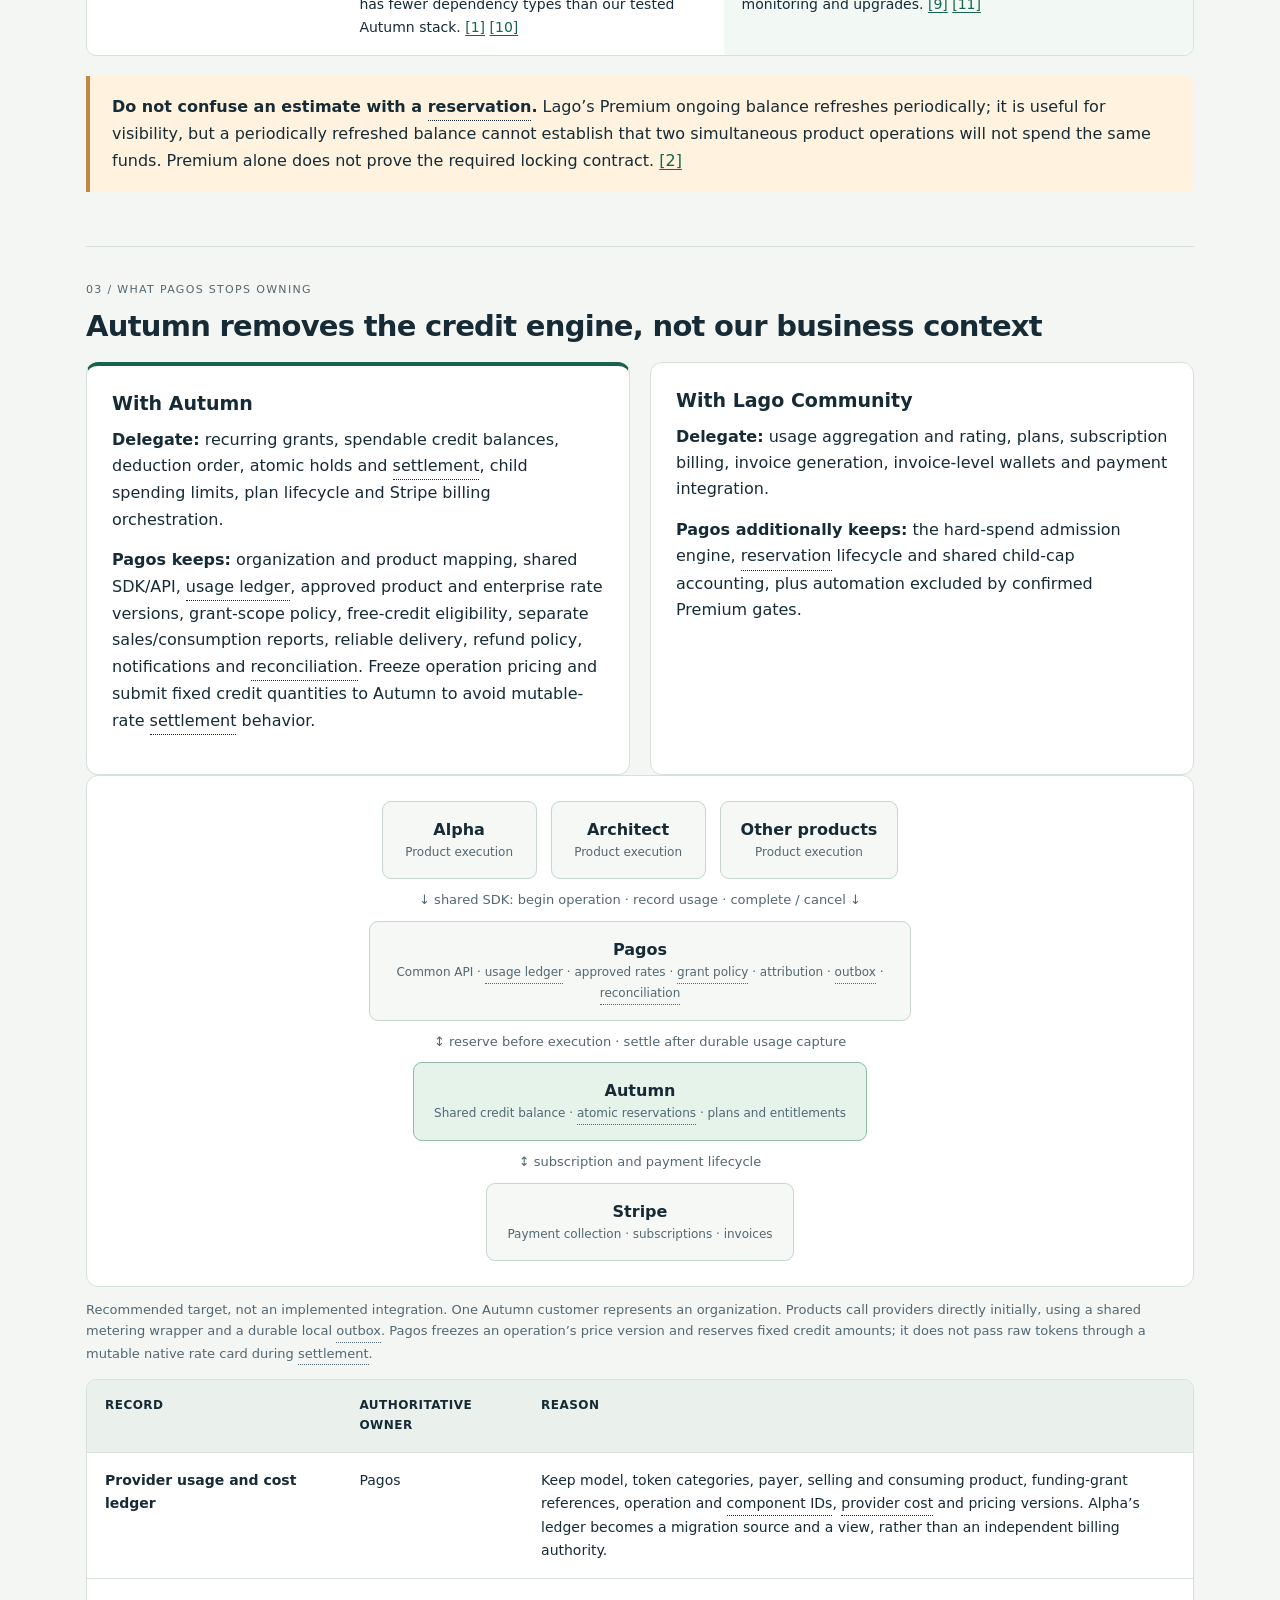
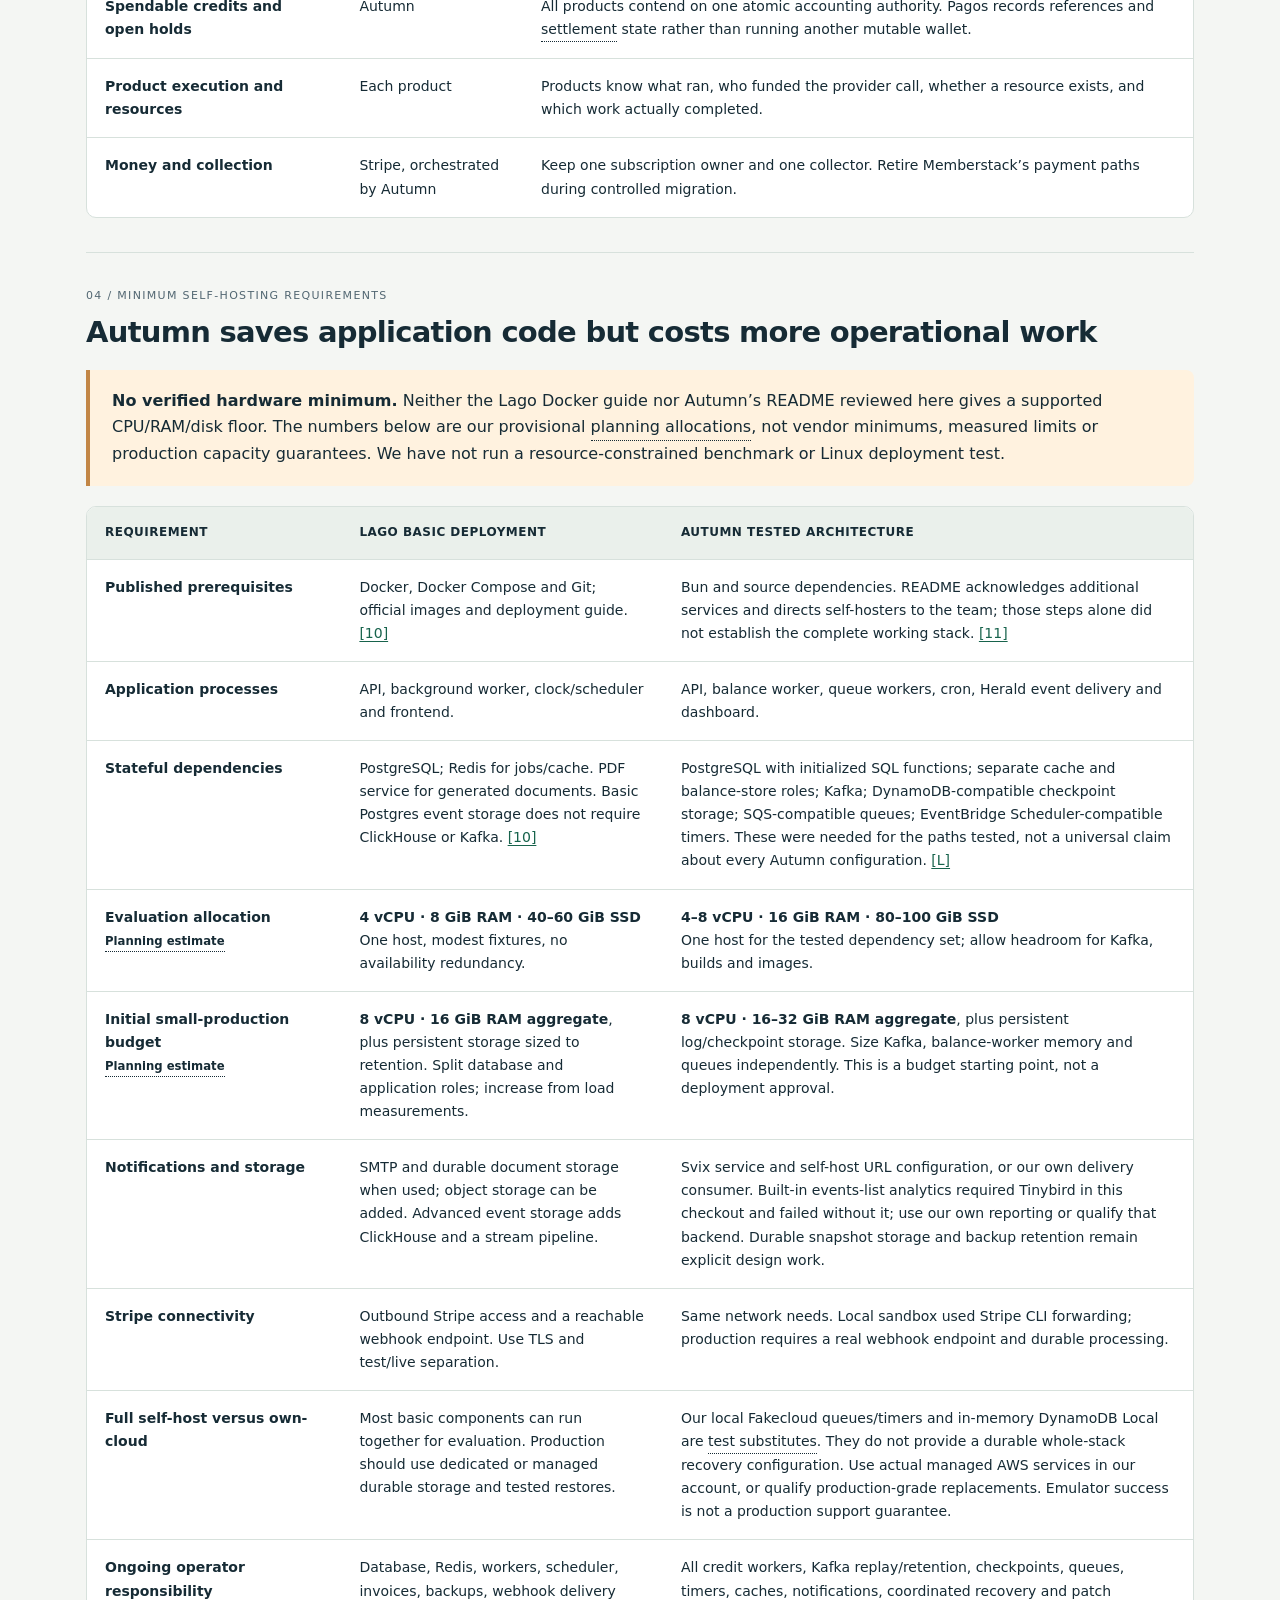
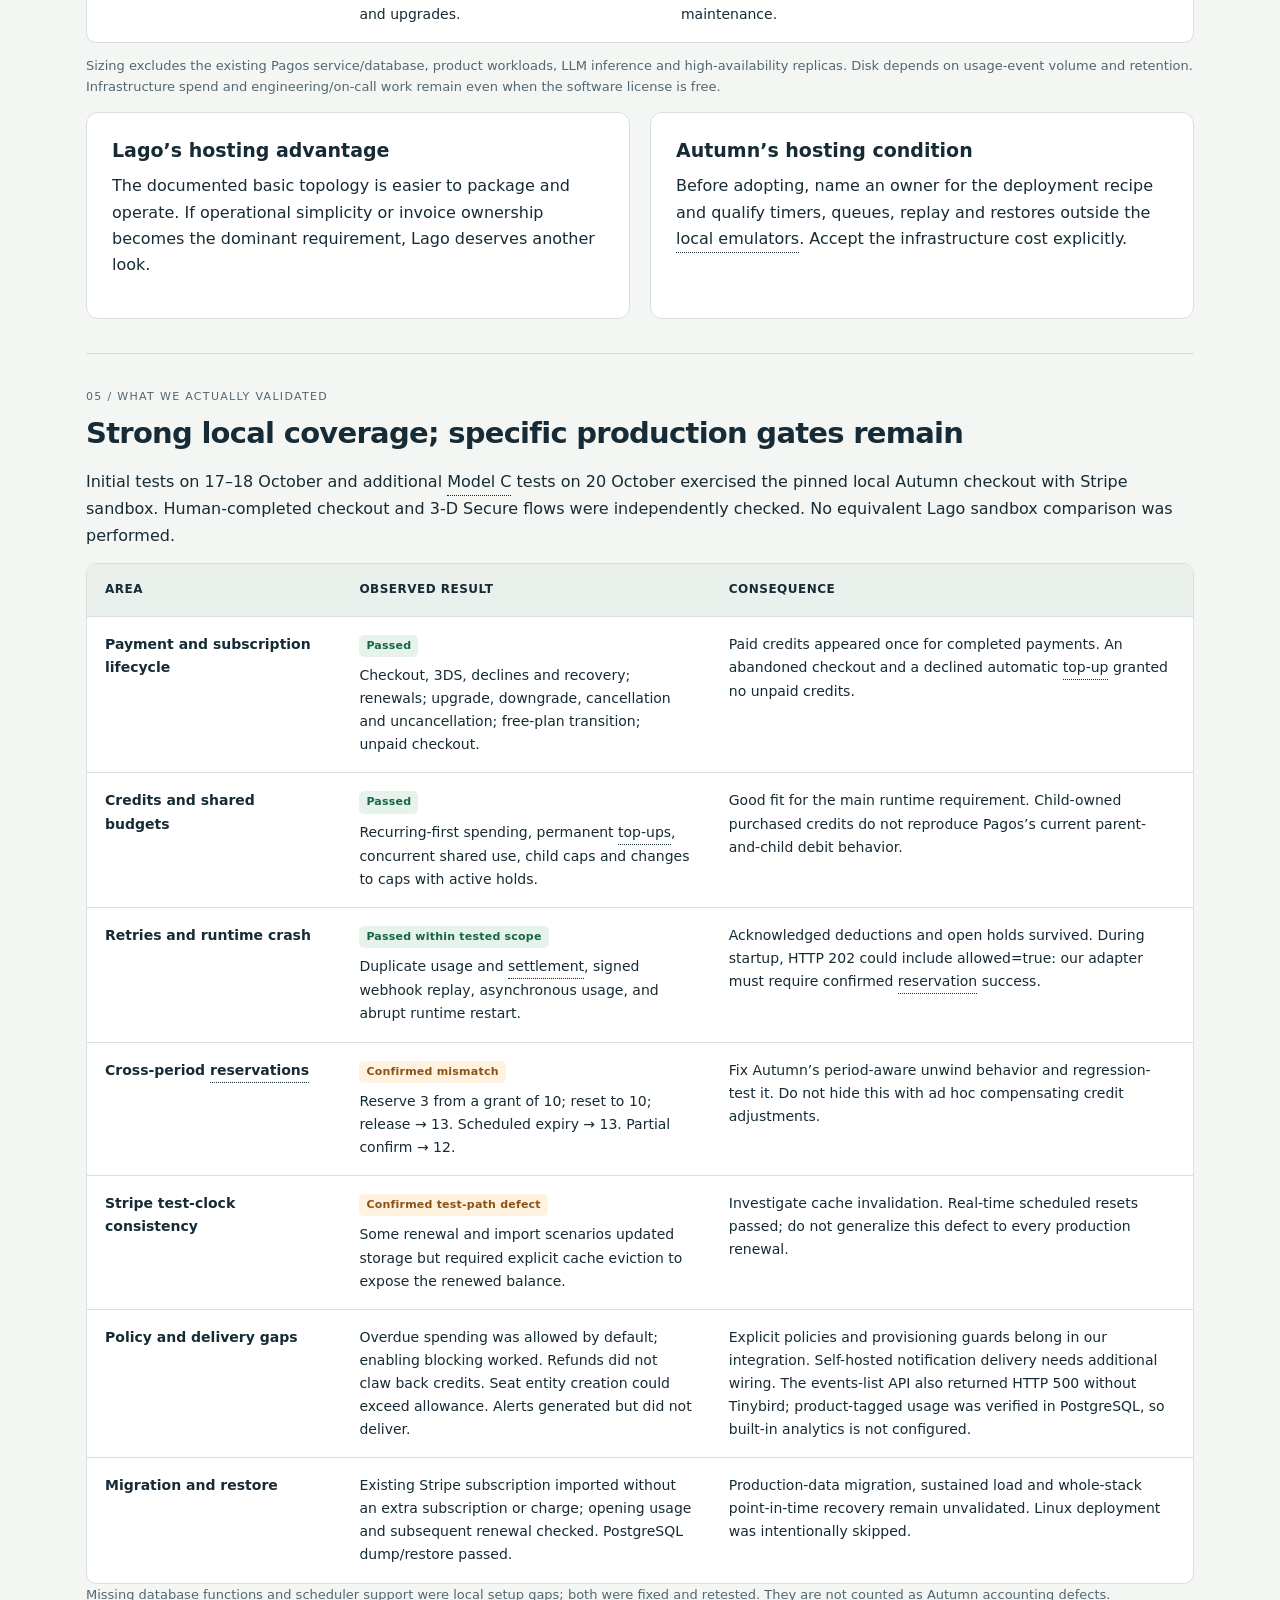
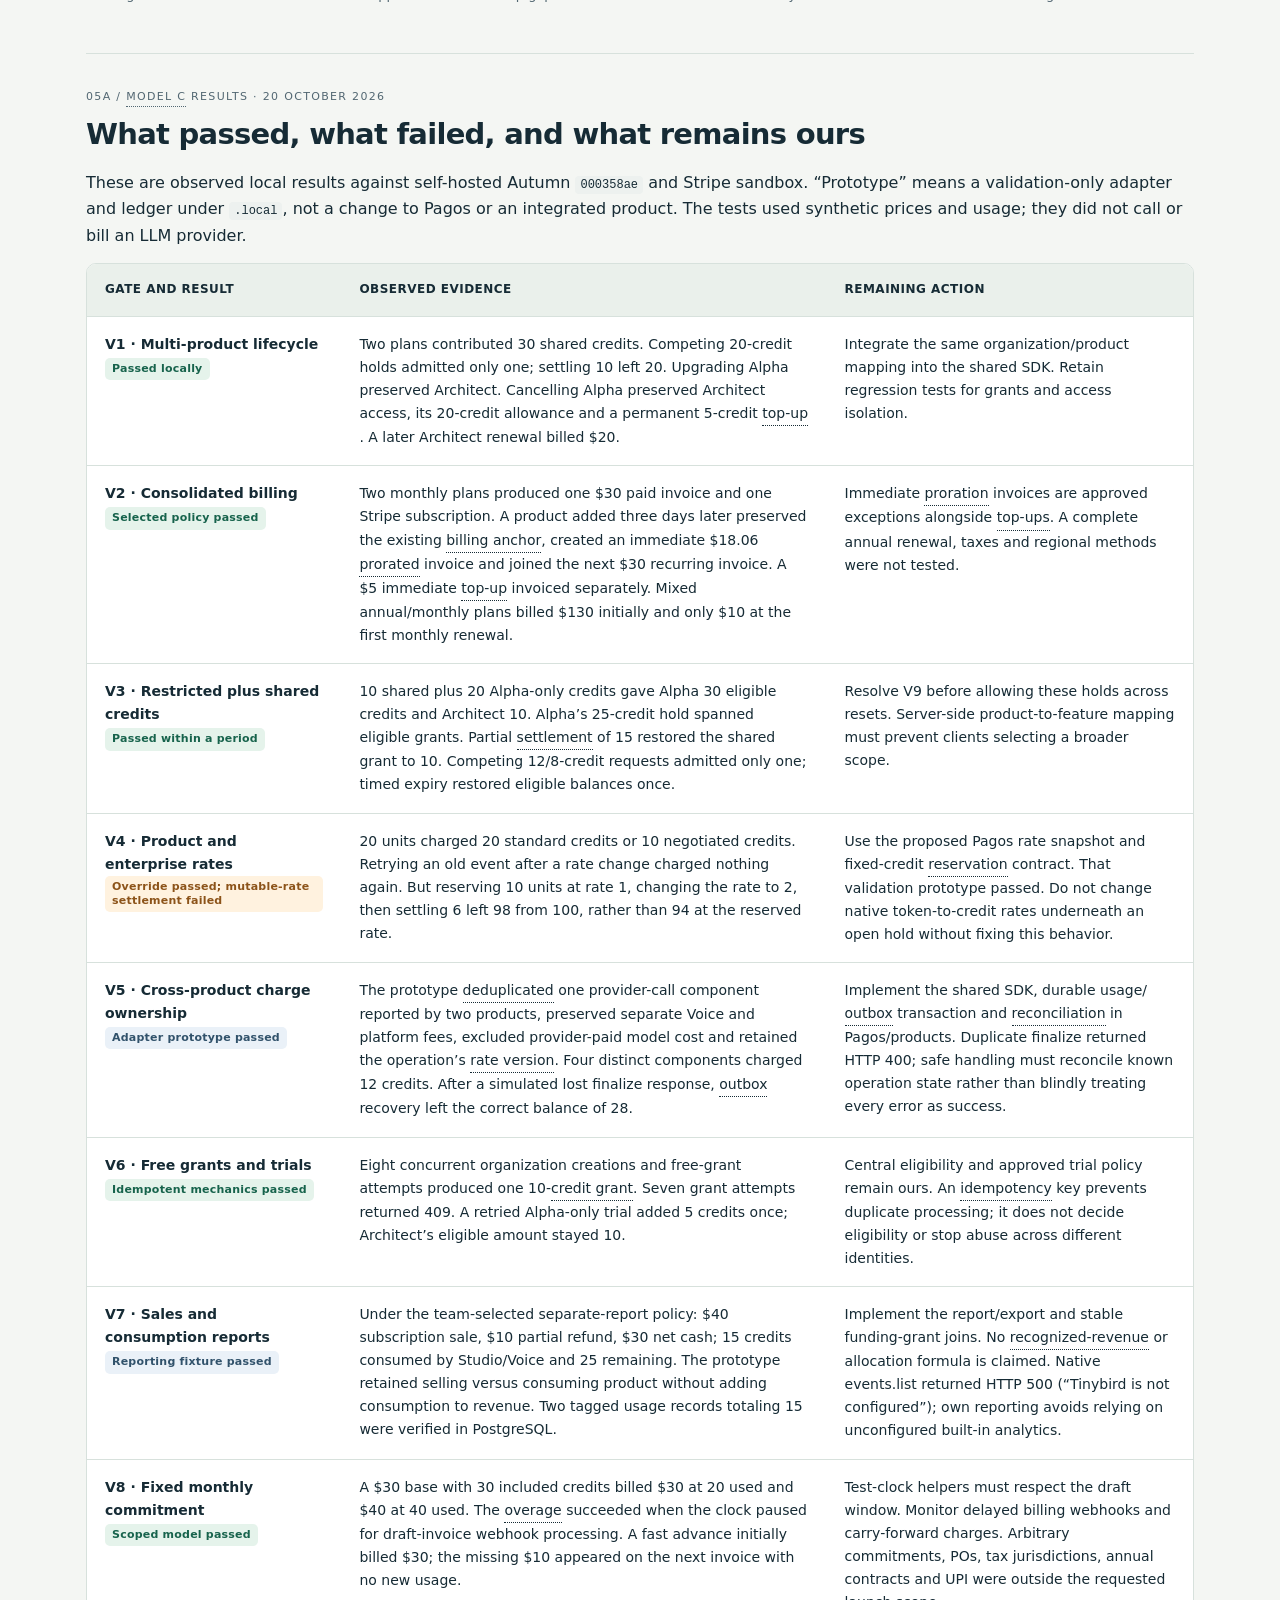
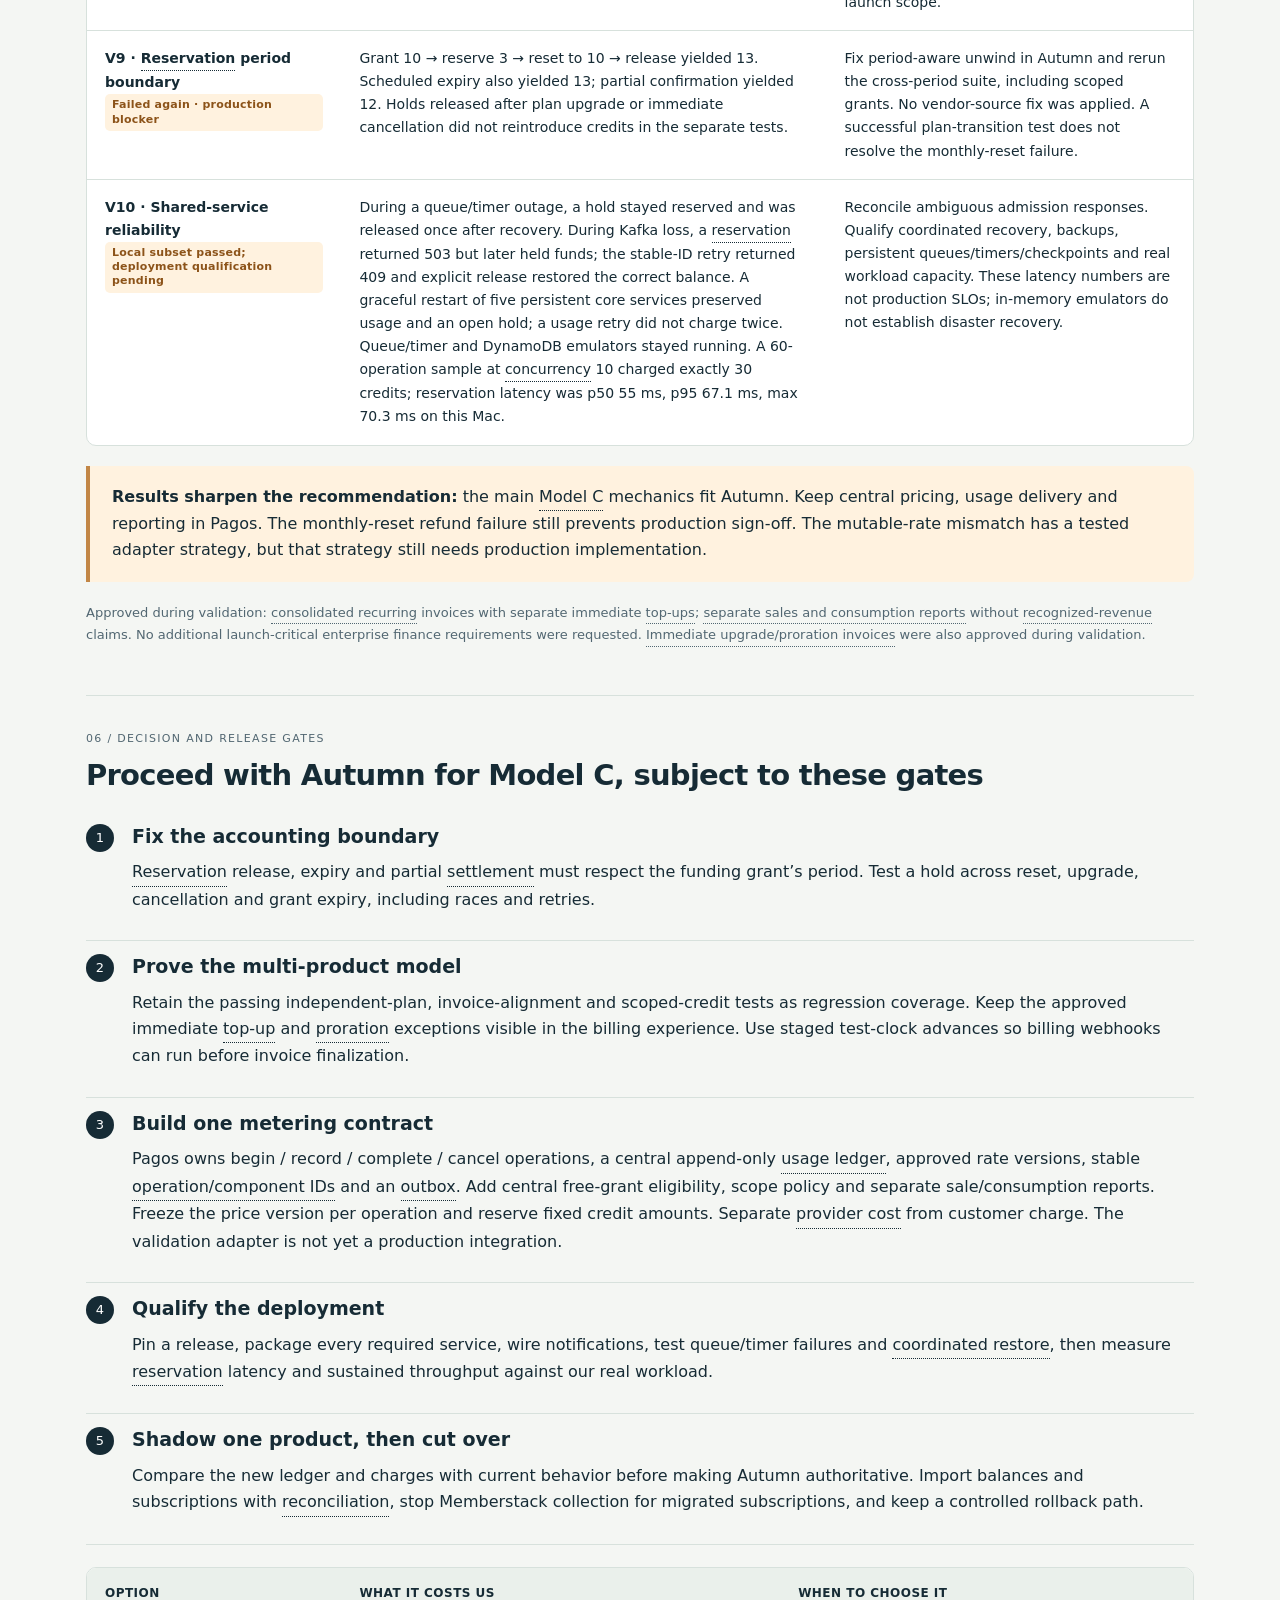
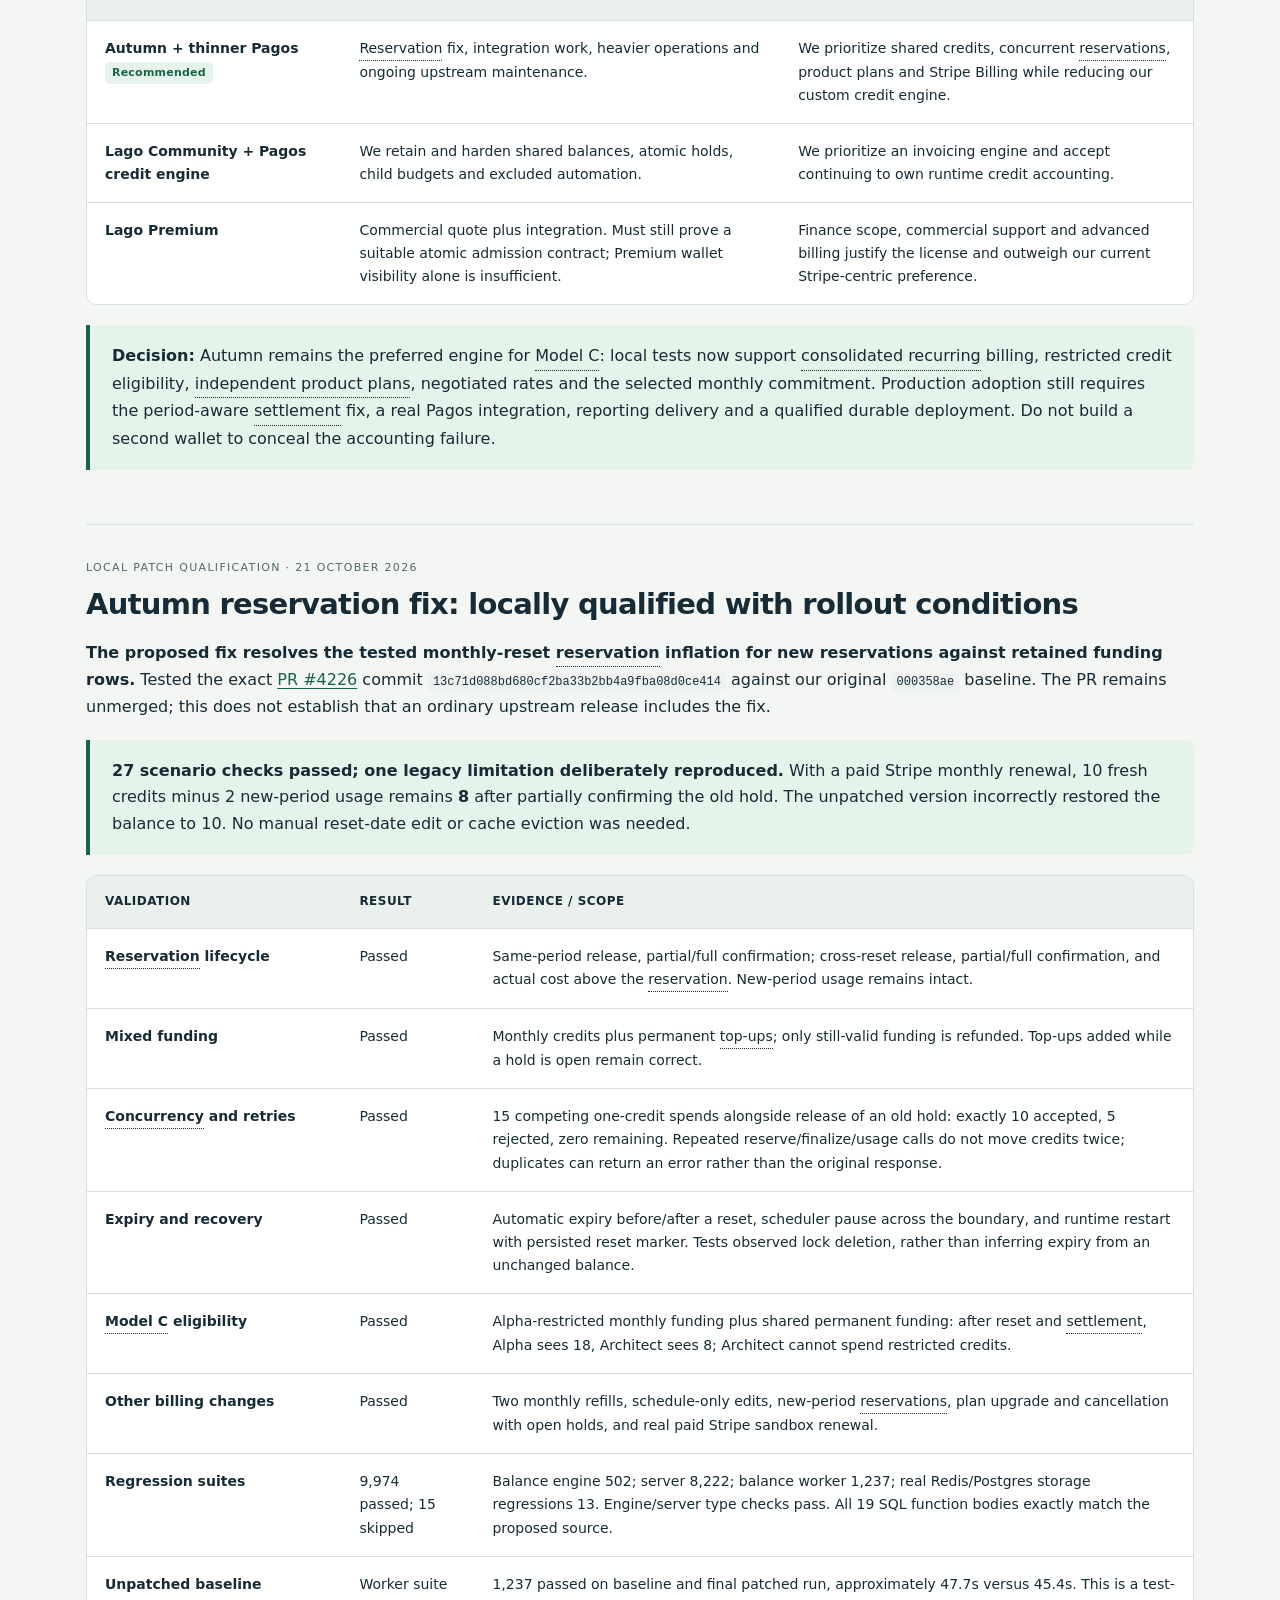
<file: lago-vs-autumn-wallet-history.html>
<!doctype html>
<html lang="en"><head><meta charset="utf-8"><meta name="viewport" content="width=device-width, initial-scale=1"><title>Lago vs Autumn — Model C and the Pagos decision</title>
<style>
:root{--ink:#162b35;--muted:#526772;--paper:#f4f6f3;--line:#d7e1dc;--green:#17634c;--mint:#e5f3eb;--amber:#8c5319;--sand:#fff2df;--blue:#eaf1f8}*{box-sizing:border-box}html{scroll-behavior:smooth}body{margin:0;background:var(--paper);color:var(--ink);font:16px/1.65 system-ui,-apple-system,BlinkMacSystemFont,"Segoe UI",sans-serif}a{color:var(--green);text-underline-offset:3px}a:hover{color:#092f24}header,main,footer{max-width:1180px;margin:auto;padding:0 36px}header{padding-top:60px;padding-bottom:34px}.eyebrow{text-transform:uppercase;letter-spacing:.15em;font-size:12px;font-weight:750;color:var(--green)}h1{font-size:clamp(38px,6vw,68px);line-height:1.04;letter-spacing:-.045em;max-width:900px;margin:18px 0 22px}h2{font-size:29px;line-height:1.2;letter-spacing:-.025em;margin:0 0 18px}h3{font-size:19px;line-height:1.35;margin:0 0 10px}p{margin:0 0 14px}.lede{max-width:830px;color:var(--muted);font-size:20px;line-height:1.5}.meta{display:flex;gap:12px;flex-wrap:wrap;color:var(--muted);font-size:13px;margin-top:24px}.meta span{border:1px solid var(--line);padding:5px 11px;border-radius:30px}nav{display:flex;gap:18px;flex-wrap:wrap;margin-top:24px;font-size:14px}section{padding:34px 0;border-top:1px solid var(--line);scroll-margin-top:20px}.hero{display:grid;grid-template-columns:1.5fr 1fr;background:var(--ink);color:white;border-radius:18px;overflow:hidden;margin:0 0 32px}.hero>div{padding:30px}.hero h2{font-size:32px}.hero p{color:#d7e5e7}.hero .aside{background:#203e46}.hero a{color:#b4ebce}.number{font-size:11px;letter-spacing:.12em;color:var(--muted);display:block;margin-bottom:10px}.grid{display:grid;grid-template-columns:1fr 1fr;gap:20px}.card{background:white;padding:25px;border:1px solid var(--line);border-radius:12px}.card.recommended{border-top:4px solid var(--green)}.callout{padding:18px 22px;background:var(--sand);border-left:4px solid #c28645;border-radius:0 8px 8px 0;margin:20px 0}.callout.good{background:var(--mint);border-color:var(--green)}.small{font-size:13px;color:var(--muted)}.tag{display:inline-block;font-size:11px;line-height:1.3;font-weight:750;letter-spacing:.02em;border-radius:5px;padding:4px 7px;margin-bottom:7px;background:var(--blue);color:#31526b}.tag.pass{background:var(--mint);color:var(--green)}.tag.warn{background:var(--sand);color:var(--amber)}.table-wrap{overflow-x:auto;border:1px solid var(--line);border-radius:10px;background:white}table{border-collapse:collapse;width:100%;font-size:14px}th,td{text-align:left;vertical-align:top;padding:16px 18px;border-bottom:1px solid var(--line)}th{background:#eaf0eb;font-size:12px;text-transform:uppercase;letter-spacing:.04em}td:first-child{font-weight:650;width:23%}tr:last-child td{border-bottom:0}td p:last-child{margin:0}.matrix td:nth-child(3){background:#f2f8f4}ul,ol{padding-left:21px;margin:10px 0}li{margin:7px 0}code{font:12px ui-monospace,SFMono-Regular,monospace;background:#edf1ef;padding:2px 5px;border-radius:4px;overflow-wrap:anywhere}.flow{border:1px solid var(--line);border-radius:12px;padding:25px;background:white;text-align:center}.flow-row{display:flex;justify-content:center;gap:14px;flex-wrap:wrap}.node{border:1px solid #c6d6cf;border-radius:9px;padding:15px 20px;min-width:155px;background:#f6f8f5}.node strong{display:block}.node.engine{background:var(--mint);border-color:#91bba6}.node small{display:block;max-width:500px;color:var(--muted);font-size:12px}.arrow{color:var(--muted);font-size:13px;margin:10px}.steps{counter-reset:step}.step{display:grid;grid-template-columns:34px 1fr;gap:12px;padding:13px 0;border-bottom:1px solid var(--line)}.step:before{counter-increment:step;content:counter(step);background:var(--ink);color:white;border-radius:50%;width:28px;height:28px;text-align:center;font-size:13px;line-height:28px}.sources{columns:2;column-gap:32px;font-size:13px}.sources li{break-inside:avoid;margin-bottom:12px}.sources code{font-size:11px}.evidence{background:#eaf0eb;border-radius:10px;padding:20px;font-size:13px;overflow-wrap:anywhere}footer{padding-top:24px;padding-bottom:45px;color:var(--muted);font-size:12px}.print{border:1px solid var(--green);border-radius:6px;background:white;color:var(--green);padding:9px 13px;font:inherit;font-size:13px;cursor:pointer;float:right}.note{max-width:900px;color:var(--muted)}@media(max-width:760px){header,main,footer{padding-left:20px;padding-right:20px}.hero,.grid{grid-template-columns:1fr}.sources{columns:1}th,td{padding:12px;min-width:190px}h2{font-size:25px}.print{float:none;margin-bottom:15px}.hero>div{padding:23px}}@media print{body{background:white;font-size:11px}header{padding-top:10px}header,main,footer{max-width:none;padding-left:0;padding-right:0}h1{font-size:38px}h2{font-size:23px}section{padding:20px 0}nav,.print{display:none}.hero{background:#eef4ef;color:var(--ink)}.hero p{color:var(--ink)}.hero .aside{background:#e1ebe5}.table-wrap{overflow:visible}table{font-size:10px}th,td{padding:9px}tr,.card,.step{break-inside:avoid}.sources{columns:1}.tag{-webkit-print-color-adjust:exact;print-color-adjust:exact}a{color:inherit}.flow{break-inside:avoid}@page{size:A4;margin:15mm}
</style><link rel="stylesheet" href="billing-tooltips.css">
</head><body><header><button class="print" onclick="window.print()">Print / save PDF</button><div class="eyebrow">Engineering decision brief · Model C · Self-hosted editions</div><h1>Lago or Autumn?<br>Which lets Pagos do less?</h1><p class="lede">Model C: one shared organization balance, product-owned plans and prices, and central billing. This comparison primarily evaluates Autumn owning the wallet; its tested reservation gaps now have qualified local fixes. The new Lago report evaluates the alternative where Pagos owns the wallet.</p><div class="meta"><span>Validated 20 October 2026 · Model C</span><span>Products: Alpha · Architect · other SaaS products</span><span>Authentication and authorization excluded</span></div><nav aria-label="Report sections"><a href="#decision">Decision</a><a href="#model-c">Model C</a><a href="#comparison">Capabilities</a><a href="#ownership">Ownership</a><a href="#hosting">Hosting minimums</a><a href="#validation">Validation</a><a href="#model-c-validation">Model C tests</a><a href="#rollout">Release gates</a><a href="#sources">Sources</a></nav></header>
<main><div class="callout good"><strong>New: Pagos-owned wallet validation · 21 October.</strong> Lago Community passed the core Model C billing flows without source patches. Manual credit notes/refunds, previews, emails and dunning remain commercially gated. <a href="lago-modelc-pagos-wallet.html">Read the tested Lago results and Premium matrix →</a></div><div class="callout good"><strong>Latest local validation:</strong> an additional source-lineage patch fixes the tested plan-replacement + monthly-reset gap without draining open holds. Both carrying and fresh-allowance Stripe sandbox renewals pass. <a href="#replacement-validation">Results, patch and scope →</a></div><div class="callout"><strong>Earlier monthly-only build:</strong> rate changes need immutable pricing or fixed-credit quotes. A combined customer-plan replacement and monthly reset was unsafe with open holds; the additional local lineage patch below now covers the qualified transitions. <a href="#rate-validation">Read validated safe patterns and the new limitation →</a></div><div class="callout good"><strong>21 October update:</strong> the proposed monthly-reset reservation fix passed local API, Stripe sandbox, storage and regression qualification. The unpatched baseline still has the issue. <a href="#patch-validation">Read the patch results and rollout limitations →</a></div>
<div class="hero" id="decision"><div><div class="eyebrow" style="color:#a5dcbf">Recommended direction</div><h2>Autumn reduces more of Pagos’s credit-management work.</h2><p>Our hardest requirement is concurrent admission to one organization credit pool across several products. Autumn provides a reserve / confirm / release lifecycle that we exercised locally. With Lago Community, we would still need to own this runtime accounting layer.</p></div><div class="aside"><h3>Conditional adoption</h3><p>Consolidated recurring billing, scoped credits, independent product plans and a monthly commitment passed locally. The monthly-reset and qualified replacement gaps have additional local fixes; production integration and deployment gates remain. Shared SDK and reporting checks used validation-only prototypes.</p><p>Autumn also has the heavier self-hosting recipe in the version tested. Functional simplification does not mean simpler infrastructure.</p><a href="#validation">Read the confirmed findings ↓</a></div></div>
<section><span class="number">01 / DECISION CONTEXT</span><h2>The system we need to support</h2><div class="grid"><div class="card"><h3>One payer, several products</h3><p>An organization can buy Alpha Pro and an Architect plan independently. Product access stays distinct, while eligible included credits and paid top-ups fund one shared spending pool.</p><p>Credit grants retain their source, scope, expiry and spending order. Shared credits are the default; a plan or promotion may explicitly restrict a grant to one product. Cancelling one product must not remove another product’s access or unrelated purchased credits.</p></div><div class="card"><h3>One shared integration contract</h3><p>Every product reserves before expensive work, records actual usage, and settles the same operation. Products should not each implement balance arithmetic, token pricing, usage ledgers, retries and Stripe webhooks.</p><p>Pagos becomes the common service behind that contract rather than disappearing.</p></div></div><div class="callout"><strong>Evidence boundary.</strong> Autumn received extensive local Stripe sandbox and concurrency validation. Lago received documentation and source review, not the same end-to-end test suite. “Not established” below is an evaluation limit, not proof that a feature can never exist.</div></section>
<section id="model-c"><span class="number">01A / AGREED COMMERCIAL MODEL</span><h2>Model C: shared credits, product-owned packaging</h2><p>The selected direction follows the recommendation in <em>Should Lyzr credits be shared?</em> (15 October 2026). Its descriptions of current product pricing include items marked “to confirm”; those are context, not independently verified requirements or test results.</p><div class="grid"><div class="card recommended"><h3>Shared by the platform</h3><ul><li>One credit balance per customer organization; shared use is the default.</li><li>One payment-method experience, central checkout, tax and refund handling.</li><li>Consolidated invoicing, with billing periods and exceptions explicitly defined.</li><li>One customer pricing agreement, central free-credit policy, alerts and top-ups.</li><li>One credit denomination: <strong>1 credit = $1</strong>, using fixed-point amounts.</li></ul></div><div class="card"><h3>Owned by each product team</h3><ul><li>Plans, feature packaging, subscription prices and usage rates.</li><li>Promotions and trials within the shared free-credit policy.</li><li>In-product checkout entry points, upgrade prompts and messaging.</li><li>Reliable capture of actual usage and product attribution.</li><li>Finance approval of commercial rates is the proposed governance rule, not an implemented workflow.</li></ul></div></div><div class="callout"><strong>Ownership of prices is different from execution of prices.</strong> Product teams define their rates. Pagos stores approved, versioned rates and applies them through the common metering service. Products report usage facts instead of maintaining independent authoritative charge calculations. Provider cost and customer charge remain separate.</div><div class="table-wrap"><table><thead><tr><th>Commercial question</th><th>Working direction</th><th>Still to specify</th></tr></thead><tbody><tr><td>One invoice</td><td>Consolidated recurring organization billing per agreed billing period; immediate top-ups may invoice separately. Selected by the team and tested locally.</td><td>Monthly alignment, later product addition and the first mixed-interval renewal passed. Immediate top-up and proration invoices are approved exceptions. A complete annual renewal, tax and credit-note combinations remain outside this test coverage.</td></tr><tr><td>Free credits</td><td>One central organization grant; any product trial is an explicit exception.</td><td>Final production grant amounts, recurrence, product-trial eligibility and scope remain configuration decisions. The one-grant concurrency mechanism and a scoped trial passed using illustrative values.</td></tr><tr><td>Revenue attribution</td><td>Track the selling product and consuming product separately; shared-credit consumption is attributed to where it is spent.</td><td>The team selected separate sales and consumption reports for launch, with no recognized-revenue claim. A later accounting-recognition model needs its own finance approval.</td></tr><tr><td>Restricted credits</td><td>Allowed only when a plan or promotion explicitly restricts them.</td><td>Restricted-first spending and eligibility passed for the tested monthly restricted/permanent shared grants. Other expiry orders and refund clawback rules still need explicit policy; cross-period settlement remains blocked by V9.</td></tr></tbody></table></div><p class="small" style="margin-top:12px">Confirmed validation scope: consolidated recurring invoices with separate immediate top-up invoices; organization-specific usage pricing; a fixed monthly commitment. Immediate upgrade/proration invoices are also approved exceptions. No additional purchase-order, tax-jurisdiction, annual-commitment or regional-payment requirements were requested for launch. Tax, fraud and payment-method support remain centrally owned responsibilities outside this validation scope.</p></section>
<section id="comparison"><span class="number">02 / CAPABILITY COMPARISON</span><h2>Compare the responsibilities, not the feature count</h2><p class="note">Baseline: freely available self-hosted code. Lago Premium is a separate commercial option that can also be self-hosted. Autumn’s claims below apply to checkout <code>000358ae</code>; they do not promise parity with every hosted feature.</p><div class="table-wrap"><table class="matrix"><thead><tr><th>Our requirement</th><th>Lago Community</th><th>Autumn self-hosted</th></tr></thead><tbody>
<tr><td>Individual SaaS plans per product</td><td>Plans and subscriptions provide the billing model. Keep product identity and the mapping in Pagos. <a href="#s1">[1]</a></td><td>Plans, groups and features fit this model. Use one customer per organization; separate plan groups per product. Two product plans, summed grants, concurrent spending, an independent upgrade and cancellation passed locally. <a href="#s6">[6]</a></td></tr>
<tr><td>Stripe ownership</td><td>Lago owns billing calculations and invoices, and integrates Stripe for payment collection. This is a different ownership model from retaining Stripe Billing as the subscription engine. <a href="#s1">[1]</a> <a href="#s12">[12]</a></td><td>Autumn orchestrates Stripe subscriptions, checkout and invoices, then connects their state to entitlements and balances. The sandbox lifecycle passed. <a href="#s7">[7]</a></td></tr>
<tr><td>Shared organization credits</td><td>Customer wallets can apply credits across eligible subscription invoices. This does not by itself provide atomic admission before execution. <a href="#s2">[2]</a></td><td>A common credit feature on one organization customer supplies the shared balance. Concurrent parent and child consumption passed locally. <a href="#s8">[8]</a> <a href="#local">[L]</a></td></tr>
<tr><td>Atomic credit reservations</td><td><span class="tag warn">Keep in Pagos unless proven otherwise</span><br>No equivalent atomic reserve / settle contract was established in this review. A wallet read and later usage event are insufficient to stop concurrent overspending.</td><td><span class="tag pass">Native · locally tested</span><br>Balance locks reserve upfront, then confirm actual spend or release unused funds. Concurrent holds passed; cross-period refunds need a fix. <a href="#s8">[8]</a> <a href="#local">[L]</a></td></tr>
<tr><td>Recurring credits and permanent top-ups</td><td>Wallet grants and expiry exist. Recurring wallet transaction rules and ongoing-balance refresh are Premium-gated in the inspected source; Pagos would own the missing scheduling and runtime accounting on Community. <a href="#s2">[2]</a> <a href="#s3">[3]</a></td><td>Recurring allowance resets, persistent purchased credits and recurring-first consumption passed. Keep refund and promotional-credit policies explicit. <a href="#local">[L]</a></td></tr>
<tr><td>Child budgets over shared funds</td><td>Our non-reserving child caps and atomic shared admission remain integration work; invoice wallet scope is not the same abstraction.</td><td>Entity usage limits over the parent balance passed, including cap changes during a reservation. Child-owned funds behave differently from Pagos’s current double-debit path. <a href="#local">[L]</a></td></tr>
<tr><td>Entitlements and inventory limits</td><td>Basic feature and entitlement APIs exist in inspected source without an obvious local Premium check. Do not label all entitlements Premium. Products still enforce provisioning constraints. <a href="#s4">[4]</a></td><td>Feature access and allowances fit naturally. Entity creation alone did not enforce a two-seat ceiling; our provisioning flow still needs an admission guard. <a href="#local">[L]</a></td></tr>
<tr><td>Automatic top-ups and alerts</td><td>Recurring top-ups, ongoing wallet balances and credit-consumption alerts have confirmed Premium boundaries. Build equivalents or license Premium. <a href="#s3">[3]</a> <a href="#s5">[5]</a></td><td>Automatic top-up success, purchase limits and decline safety passed. Alert thresholds fired; self-hosted delivery needs Svix URL wiring or our own notification consumer. <a href="#local">[L]</a></td></tr>
<tr><td>Product-owned rates and one credit denomination</td><td>Lago can rate billable metrics. Custom pricing units and subscription price overrides have Premium boundaries. Pagos must still capture trusted usage and enforce approved rate versions. <a href="#s14">[14]</a></td><td>Per-customer plan rate overrides passed: identical usage consumed 20 credits at the standard rate and 10 at the negotiated rate. However, changing native rates during an open hold mispriced a partial refund. Freeze rates in Pagos and reserve fixed credit amounts; that prototype path passed.</td></tr>
<tr><td>One invoice across product plans</td><td>Lago owns invoice generation; it is worth evaluating for consolidation. Our chosen combination of periods, subscriptions and one-off purchases is untested.</td><td>Two monthly product plans generated one $30 invoice. A later-added plan aligned to the existing anchor and renewed on one $30 invoice. Mixed monthly/annual attachment billed $130 initially and $10 at the first monthly renewal. Immediate top-ups invoiced separately as approved. <a href="#s13">[13]</a></td></tr>
<tr><td>Optional product-only credits</td><td>Wallet scope can restrict eligible fees or metrics, but runtime reservation and mixed-scope enforcement remain unproven. <a href="#s2">[2]</a></td><td>Native per-grant credit-schema exclusions passed: one credit feature held shared and Alpha-only grants; Architect could not spend restricted credits. A single eligible hold spanned both grants. Concurrent requests, partial settlement and timed release passed within the same period.</td></tr>
<tr><td>Enterprise rates and commitments</td><td>Documented plan overrides and minimum-spend commitments are Premium features. Obtain a quote if these are required from Lago itself. Community would leave more policy in Pagos. <a href="#s14">[14]</a></td><td>Negotiated usage rates passed. A $30 monthly base with 30 included credits and $1/credit overage billed $30 below the allowance and $40 for 40 credits used. This proves that specific monthly minimum model, not arbitrary contracts or annual true-ups.</td></tr>
<tr><td>Cross-product work charged once</td><td>Usage-event deduplication alone cannot identify two different products billing the same work. Define charge ownership in the shared integration.</td><td>Same conceptual limitation. A validation-only adapter deduplicated a component reported by two products, preserved distinct fees and excluded provider-paid model cost. Its durable outbox recovered a lost settlement response against real Autumn. Products are not integrated yet.</td></tr>
<tr><td>Central free-credit policy</td><td>Pagos controls grant eligibility across product entry points and drives the chosen wallet or plan automation.</td><td>Eight concurrent customer/grant requests produced one 10-credit organization grant; duplicate grants returned 409. A retried approved Alpha-only trial added 5 eligible credits once and gave Architect no extra funds. Eligibility policy remains ours.</td></tr>
<tr><td>Revenue attribution and finance controls</td><td>Finance-oriented reporting gives Lago more weight under Model C. Neither an invoice nor a wallet automatically supplies our sale-versus-consumption allocation policy.</td><td>Launch policy is separate sales and consumption reports. A real $40 sandbox subscription, 15 credits consumed across products and $10 refund reconciled as $30 net cash and 25 credits remaining. No recognized revenue was claimed. Reporting integration remains ours.</td></tr>
<tr><td>LLM token cost and audit trail</td><td>Metering and rating can support customer billing. It does not remove our need to capture trustworthy provider usage, preserve historical cost rates and explain product operations.</td><td>Credits and usage events support billing. Keep the detailed provider-cost ledger and versioned credit conversion centrally in Pagos; do not duplicate an authoritative wallet there.</td></tr>
<tr><td>Finance-oriented billing scope</td><td>A stronger fit when the priority is metering-to-invoice workflows, credit notes and finance operations. Some advanced features require Premium. <a href="#s1">[1]</a></td><td>A closer fit when the priority is product access, credit consumption and Stripe Billing orchestration. Do not assume it replaces a finance system.</td></tr>
<tr><td>License and operating burden</td><td>AGPL-3.0 community edition plus commercial Premium. The documented basic deployment has fewer dependency types than our tested Autumn stack. <a href="#s1">[1]</a> <a href="#s10">[10]</a></td><td>Apache-2.0 at the tested commit. More runtime services and a less complete self-host runbook; we own packaging, monitoring and upgrades. <a href="#s9">[9]</a> <a href="#s11">[11]</a></td></tr>
</tbody></table></div><div class="callout"><strong>Do not confuse an estimate with a reservation.</strong> Lago’s Premium ongoing balance refreshes periodically; it is useful for visibility, but a periodically refreshed balance cannot establish that two simultaneous product operations will not spend the same funds. Premium alone does not prove the required locking contract. <a href="#s2">[2]</a></div></section>
<section id="ownership"><span class="number">03 / WHAT PAGOS STOPS OWNING</span><h2>Autumn removes the credit engine, not our business context</h2><div class="grid"><div class="card recommended"><h3>With Autumn</h3><p><strong>Delegate:</strong> recurring grants, spendable credit balances, deduction order, atomic holds and settlement, child spending limits, plan lifecycle and Stripe billing orchestration.</p><p><strong>Pagos keeps:</strong> organization and product mapping, shared SDK/API, usage ledger, approved product and enterprise rate versions, grant-scope policy, free-credit eligibility, separate sales/consumption reports, reliable delivery, refund policy, notifications and reconciliation. Freeze operation pricing and submit fixed credit quantities to Autumn to avoid mutable-rate settlement behavior.</p></div><div class="card"><h3>With Lago Community</h3><p><strong>Delegate:</strong> usage aggregation and rating, plans, subscription billing, invoice generation, invoice-level wallets and payment integration.</p><p><strong>Pagos additionally keeps:</strong> the hard-spend admission engine, reservation lifecycle and shared child-cap accounting, plus automation excluded by confirmed Premium gates.</p></div></div><div class="flow" role="img" aria-label="Products call Pagos through a shared SDK. Pagos records a usage ledger and reserves or settles credits in Autumn. Autumn orchestrates Stripe."><div class="flow-row"><div class="node"><strong>Alpha</strong><small>Product execution</small></div><div class="node"><strong>Architect</strong><small>Product execution</small></div><div class="node"><strong>Other products</strong><small>Product execution</small></div></div><div class="arrow">↓ shared SDK: begin operation · record usage · complete / cancel ↓</div><div class="flow-row"><div class="node"><strong>Pagos</strong><small>Common API · usage ledger · approved rates · grant policy · attribution · outbox · reconciliation</small></div></div><div class="arrow">↕ reserve before execution · settle after durable usage capture</div><div class="flow-row"><div class="node engine"><strong>Autumn</strong><small>Shared credit balance · atomic reservations · plans and entitlements</small></div></div><div class="arrow">↕ subscription and payment lifecycle</div><div class="flow-row"><div class="node"><strong>Stripe</strong><small>Payment collection · subscriptions · invoices</small></div></div></div><p class="small" style="margin-top:12px">Recommended target, not an implemented integration. One Autumn customer represents an organization. Products call providers directly initially, using a shared metering wrapper and a durable local outbox. Pagos freezes an operation’s price version and reserves fixed credit amounts; it does not pass raw tokens through a mutable native rate card during settlement.</p><div class="table-wrap"><table><thead><tr><th>Record</th><th>Authoritative owner</th><th>Reason</th></tr></thead><tbody><tr><td>Provider usage and cost ledger</td><td>Pagos</td><td>Keep model, token categories, payer, selling and consuming product, funding-grant references, operation and component IDs, provider cost and pricing versions. Alpha’s ledger becomes a migration source and a view, rather than an independent billing authority.</td></tr><tr><td>Spendable credits and open holds</td><td>Autumn</td><td>All products contend on one atomic accounting authority. Pagos records references and settlement state rather than running another mutable wallet.</td></tr><tr><td>Product execution and resources</td><td>Each product</td><td>Products know what ran, who funded the provider call, whether a resource exists, and which work actually completed.</td></tr><tr><td>Money and collection</td><td>Stripe, orchestrated by Autumn</td><td>Keep one subscription owner and one collector. Retire Memberstack’s payment paths during controlled migration.</td></tr></tbody></table></div></section>
<section id="hosting"><span class="number">04 / MINIMUM SELF-HOSTING REQUIREMENTS</span><h2>Autumn saves application code but costs more operational work</h2><div class="callout"><strong>No verified hardware minimum.</strong> Neither the Lago Docker guide nor Autumn’s README reviewed here gives a supported CPU/RAM/disk floor. The numbers below are our provisional planning allocations, not vendor minimums, measured limits or production capacity guarantees. We have not run a resource-constrained benchmark or Linux deployment test.</div><div class="table-wrap"><table><thead><tr><th>Requirement</th><th>Lago basic deployment</th><th>Autumn tested architecture</th></tr></thead><tbody>
<tr><td>Published prerequisites</td><td>Docker, Docker Compose and Git; official images and deployment guide. <a href="#s10">[10]</a></td><td>Bun and source dependencies. README acknowledges additional services and directs self-hosters to the team; those steps alone did not establish the complete working stack. <a href="#s11">[11]</a></td></tr>
<tr><td>Application processes</td><td>API, background worker, clock/scheduler and frontend.</td><td>API, balance worker, queue workers, cron, Herald event delivery and dashboard.</td></tr>
<tr><td>Stateful dependencies</td><td>PostgreSQL; Redis for jobs/cache. PDF service for generated documents. Basic Postgres event storage does not require ClickHouse or Kafka. <a href="#s10">[10]</a></td><td>PostgreSQL with initialized SQL functions; separate cache and balance-store roles; Kafka; DynamoDB-compatible checkpoint storage; SQS-compatible queues; EventBridge Scheduler-compatible timers. These were needed for the paths tested, not a universal claim about every Autumn configuration. <a href="#local">[L]</a></td></tr>
<tr><td>Evaluation allocation<br><small>Planning estimate</small></td><td><strong>4 vCPU · 8 GiB RAM · 40–60 GiB SSD</strong><br>One host, modest fixtures, no availability redundancy.</td><td><strong>4–8 vCPU · 16 GiB RAM · 80–100 GiB SSD</strong><br>One host for the tested dependency set; allow headroom for Kafka, builds and images.</td></tr>
<tr><td>Initial small-production budget<br><small>Planning estimate</small></td><td><strong>8 vCPU · 16 GiB RAM aggregate</strong>, plus persistent storage sized to retention. Split database and application roles; increase from load measurements.</td><td><strong>8 vCPU · 16–32 GiB RAM aggregate</strong>, plus persistent log/checkpoint storage. Size Kafka, balance-worker memory and queues independently. This is a budget starting point, not a deployment approval.</td></tr>
<tr><td>Notifications and storage</td><td>SMTP and durable document storage when used; object storage can be added. Advanced event storage adds ClickHouse and a stream pipeline.</td><td>Svix service and self-host URL configuration, or our own delivery consumer. Built-in events-list analytics required Tinybird in this checkout and failed without it; use our own reporting or qualify that backend. Durable snapshot storage and backup retention remain explicit design work.</td></tr>
<tr><td>Stripe connectivity</td><td>Outbound Stripe access and a reachable webhook endpoint. Use TLS and test/live separation.</td><td>Same network needs. Local sandbox used Stripe CLI forwarding; production requires a real webhook endpoint and durable processing.</td></tr>
<tr><td>Full self-host versus own-cloud</td><td>Most basic components can run together for evaluation. Production should use dedicated or managed durable storage and tested restores.</td><td>Our local Fakecloud queues/timers and in-memory DynamoDB Local are test substitutes. They do not provide a durable whole-stack recovery configuration. Use actual managed AWS services in our account, or qualify production-grade replacements. Emulator success is not a production support guarantee.</td></tr>
<tr><td>Ongoing operator responsibility</td><td>Database, Redis, workers, scheduler, invoices, backups, webhook delivery and upgrades.</td><td>All credit workers, Kafka replay/retention, checkpoints, queues, timers, caches, notifications, coordinated recovery and patch maintenance.</td></tr>
</tbody></table></div><p class="small" style="margin-top:12px">Sizing excludes the existing Pagos service/database, product workloads, LLM inference and high-availability replicas. Disk depends on usage-event volume and retention. Infrastructure spend and engineering/on-call work remain even when the software license is free.</p><div class="grid"><div class="card"><h3>Lago’s hosting advantage</h3><p>The documented basic topology is easier to package and operate. If operational simplicity or invoice ownership becomes the dominant requirement, Lago deserves another look.</p></div><div class="card"><h3>Autumn’s hosting condition</h3><p>Before adopting, name an owner for the deployment recipe and qualify timers, queues, replay and restores outside the local emulators. Accept the infrastructure cost explicitly.</p></div></div></section>
<section id="validation"><span class="number">05 / WHAT WE ACTUALLY VALIDATED</span><h2>Strong local coverage; specific production gates remain</h2><p>Initial tests on 17–18 October and additional Model C tests on 20 October exercised the pinned local Autumn checkout with Stripe sandbox. Human-completed checkout and 3-D Secure flows were independently checked. No equivalent Lago sandbox comparison was performed.</p><div class="table-wrap"><table><thead><tr><th>Area</th><th>Observed result</th><th>Consequence</th></tr></thead><tbody>
<tr><td>Payment and subscription lifecycle</td><td><span class="tag pass">Passed</span><br>Checkout, 3DS, declines and recovery; renewals; upgrade, downgrade, cancellation and uncancellation; free-plan transition; unpaid checkout.</td><td>Paid credits appeared once for completed payments. An abandoned checkout and a declined automatic top-up granted no unpaid credits.</td></tr>
<tr><td>Credits and shared budgets</td><td><span class="tag pass">Passed</span><br>Recurring-first spending, permanent top-ups, concurrent shared use, child caps and changes to caps with active holds.</td><td>Good fit for the main runtime requirement. Child-owned purchased credits do not reproduce Pagos’s current parent-and-child debit behavior.</td></tr>
<tr><td>Retries and runtime crash</td><td><span class="tag pass">Passed within tested scope</span><br>Duplicate usage and settlement, signed webhook replay, asynchronous usage, and abrupt runtime restart.</td><td>Acknowledged deductions and open holds survived. During startup, HTTP 202 could include allowed=true: our adapter must require confirmed reservation success.</td></tr>
<tr><td>Cross-period reservations</td><td><span class="tag warn">Confirmed mismatch</span><br>Reserve 3 from a grant of 10; reset to 10; release → 13. Scheduled expiry → 13. Partial confirm → 12.</td><td>Fix Autumn’s period-aware unwind behavior and regression-test it. Do not hide this with ad hoc compensating credit adjustments.</td></tr>
<tr><td>Stripe test-clock consistency</td><td><span class="tag warn">Confirmed test-path defect</span><br>Some renewal and import scenarios updated storage but required explicit cache eviction to expose the renewed balance.</td><td>Investigate cache invalidation. Real-time scheduled resets passed; do not generalize this defect to every production renewal.</td></tr>
<tr><td>Policy and delivery gaps</td><td>Overdue spending was allowed by default; enabling blocking worked. Refunds did not claw back credits. Seat entity creation could exceed allowance. Alerts generated but did not deliver.</td><td>Explicit policies and provisioning guards belong in our integration. Self-hosted notification delivery needs additional wiring. The events-list API also returned HTTP 500 without Tinybird; product-tagged usage was verified in PostgreSQL, so built-in analytics is not configured.</td></tr>
<tr><td>Migration and restore</td><td>Existing Stripe subscription imported without an extra subscription or charge; opening usage and subsequent renewal checked. PostgreSQL dump/restore passed.</td><td>Production-data migration, sustained load and whole-stack point-in-time recovery remain unvalidated. Linux deployment was intentionally skipped.</td></tr>
</tbody></table></div><p class="small">Missing database functions and scheduler support were local setup gaps; both were fixed and retested. They are not counted as Autumn accounting defects.</p></section>
<section id="model-c-validation"><span class="number">05A / MODEL C RESULTS · 20 OCTOBER 2026</span><h2>What passed, what failed, and what remains ours</h2><p>These are observed local results against self-hosted Autumn <code>000358ae</code> and Stripe sandbox. “Prototype” means a validation-only adapter and ledger under <code>.local</code>, not a change to Pagos or an integrated product. The tests used synthetic prices and usage; they did not call or bill an LLM provider.</p><div class="table-wrap"><table><thead><tr><th>Gate and result</th><th>Observed evidence</th><th>Remaining action</th></tr></thead><tbody>
<tr><td>V1 · Multi-product lifecycle<br><span class="tag pass">Passed locally</span></td><td>Two plans contributed 30 shared credits. Competing 20-credit holds admitted only one; settling 10 left 20. Upgrading Alpha preserved Architect. Cancelling Alpha preserved Architect access, its 20-credit allowance and a permanent 5-credit top-up. A later Architect renewal billed $20.</td><td>Integrate the same organization/product mapping into the shared SDK. Retain regression tests for grants and access isolation.</td></tr>
<tr><td>V2 · Consolidated billing<br><span class="tag pass">Selected policy passed</span></td><td>Two monthly plans produced one $30 paid invoice and one Stripe subscription. A product added three days later preserved the existing billing anchor, created an immediate $18.06 prorated invoice and joined the next $30 recurring invoice. A $5 immediate top-up invoiced separately. Mixed annual/monthly plans billed $130 initially and only $10 at the first monthly renewal.</td><td>Immediate proration invoices are approved exceptions alongside top-ups. A complete annual renewal, taxes and regional methods were not tested.</td></tr>
<tr><td>V3 · Restricted plus shared credits<br><span class="tag pass">Passed within a period</span></td><td>10 shared plus 20 Alpha-only credits gave Alpha 30 eligible credits and Architect 10. Alpha’s 25-credit hold spanned eligible grants. Partial settlement of 15 restored the shared grant to 10. Competing 12/8-credit requests admitted only one; timed expiry restored eligible balances once.</td><td>Resolve V9 before allowing these holds across resets. Server-side product-to-feature mapping must prevent clients selecting a broader scope.</td></tr>
<tr><td>V4 · Product and enterprise rates<br><span class="tag warn">Override passed; mutable-rate settlement failed</span></td><td>20 units charged 20 standard credits or 10 negotiated credits. Retrying an old event after a rate change charged nothing again. But reserving 10 units at rate 1, changing the rate to 2, then settling 6 left 98 from 100, rather than 94 at the reserved rate.</td><td>Use the proposed Pagos rate snapshot and fixed-credit reservation contract. That validation prototype passed. Do not change native token-to-credit rates underneath an open hold without fixing this behavior.</td></tr>
<tr><td>V5 · Cross-product charge ownership<br><span class="tag">Adapter prototype passed</span></td><td>The prototype deduplicated one provider-call component reported by two products, preserved separate Voice and platform fees, excluded provider-paid model cost and retained the operation’s rate version. Four distinct components charged 12 credits. After a simulated lost finalize response, outbox recovery left the correct balance of 28.</td><td>Implement the shared SDK, durable usage/outbox transaction and reconciliation in Pagos/products. Duplicate finalize returned HTTP 400; safe handling must reconcile known operation state rather than blindly treating every error as success.</td></tr>
<tr><td>V6 · Free grants and trials<br><span class="tag pass">Idempotent mechanics passed</span></td><td>Eight concurrent organization creations and free-grant attempts produced one 10-credit grant. Seven grant attempts returned 409. A retried Alpha-only trial added 5 credits once; Architect’s eligible amount stayed 10.</td><td>Central eligibility and approved trial policy remain ours. An idempotency key prevents duplicate processing; it does not decide eligibility or stop abuse across different identities.</td></tr>
<tr><td>V7 · Sales and consumption reports<br><span class="tag">Reporting fixture passed</span></td><td>Under the team-selected separate-report policy: $40 subscription sale, $10 partial refund, $30 net cash; 15 credits consumed by Studio/Voice and 25 remaining. The prototype retained selling versus consuming product without adding consumption to revenue. Two tagged usage records totaling 15 were verified in PostgreSQL.</td><td>Implement the report/export and stable funding-grant joins. No recognized-revenue or allocation formula is claimed. Native events.list returned HTTP 500 (“Tinybird is not configured”); own reporting avoids relying on unconfigured built-in analytics.</td></tr>
<tr><td>V8 · Fixed monthly commitment<br><span class="tag pass">Scoped model passed</span></td><td>A $30 base with 30 included credits billed $30 at 20 used and $40 at 40 used. The overage succeeded when the clock paused for draft-invoice webhook processing. A fast advance initially billed $30; the missing $10 appeared on the next invoice with no new usage.</td><td>Test-clock helpers must respect the draft window. Monitor delayed billing webhooks and carry-forward charges. Arbitrary commitments, POs, tax jurisdictions, annual contracts and UPI were outside the requested launch scope.</td></tr>
<tr><td>V9 · Reservation period boundary<br><span class="tag warn">Failed again · production blocker</span></td><td>Grant 10 → reserve 3 → reset to 10 → release yielded 13. Scheduled expiry also yielded 13; partial confirmation yielded 12. Holds released after plan upgrade or immediate cancellation did not reintroduce credits in the separate tests.</td><td>Fix period-aware unwind in Autumn and rerun the cross-period suite, including scoped grants. No vendor-source fix was applied. A successful plan-transition test does not resolve the monthly-reset failure.</td></tr>
<tr><td>V10 · Shared-service reliability<br><span class="tag warn">Local subset passed; deployment qualification pending</span></td><td>During a queue/timer outage, a hold stayed reserved and was released once after recovery. During Kafka loss, a reservation returned 503 but later held funds; the stable-ID retry returned 409 and explicit release restored the correct balance. A graceful restart of five persistent core services preserved usage and an open hold; a usage retry did not charge twice. Queue/timer and DynamoDB emulators stayed running. A 60-operation sample at concurrency 10 charged exactly 30 credits; reservation latency was p50 55 ms, p95 67.1 ms, max 70.3 ms on this Mac.</td><td>Reconcile ambiguous admission responses. Qualify coordinated recovery, backups, persistent queues/timers/checkpoints and real workload capacity. These latency numbers are not production SLOs; in-memory emulators do not establish disaster recovery.</td></tr>
</tbody></table></div><div class="callout"><strong>Results sharpen the recommendation:</strong> the main Model C mechanics fit Autumn. Keep central pricing, usage delivery and reporting in Pagos. The monthly-reset refund failure still prevents production sign-off. The mutable-rate mismatch has a tested adapter strategy, but that strategy still needs production implementation.</div><p class="small">Approved during validation: consolidated recurring invoices with separate immediate top-ups; separate sales and consumption reports without recognized-revenue claims. No additional launch-critical enterprise finance requirements were requested. Immediate upgrade/proration invoices were also approved during validation.</p></section>
<section id="rollout"><span class="number">06 / DECISION AND RELEASE GATES</span><h2>Proceed with Autumn for Model C, subject to these gates</h2><div class="steps"><div class="step"><div><h3>Fix the accounting boundary</h3><p>Reservation release, expiry and partial settlement must respect the funding grant’s period. Test a hold across reset, upgrade, cancellation and grant expiry, including races and retries.</p></div></div><div class="step"><div><h3>Prove the multi-product model</h3><p>Retain the passing independent-plan, invoice-alignment and scoped-credit tests as regression coverage. Keep the approved immediate top-up and proration exceptions visible in the billing experience. Use staged test-clock advances so billing webhooks can run before invoice finalization.</p></div></div><div class="step"><div><h3>Build one metering contract</h3><p>Pagos owns begin / record / complete / cancel operations, a central append-only usage ledger, approved rate versions, stable operation/component IDs and an outbox. Add central free-grant eligibility, scope policy and separate sale/consumption reports. Freeze the price version per operation and reserve fixed credit amounts. Separate provider cost from customer charge. The validation adapter is not yet a production integration.</p></div></div><div class="step"><div><h3>Qualify the deployment</h3><p>Pin a release, package every required service, wire notifications, test queue/timer failures and coordinated restore, then measure reservation latency and sustained throughput against our real workload.</p></div></div><div class="step"><div><h3>Shadow one product, then cut over</h3><p>Compare the new ledger and charges with current behavior before making Autumn authoritative. Import balances and subscriptions with reconciliation, stop Memberstack collection for migrated subscriptions, and keep a controlled rollback path.</p></div></div></div><div class="table-wrap" style="margin-top:22px"><table><thead><tr><th>Option</th><th>What it costs us</th><th>When to choose it</th></tr></thead><tbody><tr><td>Autumn + thinner Pagos<br><span class="tag pass">Recommended</span></td><td>Reservation fix, integration work, heavier operations and ongoing upstream maintenance.</td><td>We prioritize shared credits, concurrent reservations, product plans and Stripe Billing while reducing our custom credit engine.</td></tr><tr><td>Lago Community + Pagos credit engine</td><td>We retain and harden shared balances, atomic holds, child budgets and excluded automation.</td><td>We prioritize an invoicing engine and accept continuing to own runtime credit accounting.</td></tr><tr><td>Lago Premium</td><td>Commercial quote plus integration. Must still prove a suitable atomic admission contract; Premium wallet visibility alone is insufficient.</td><td>Finance scope, commercial support and advanced billing justify the license and outweigh our current Stripe-centric preference.</td></tr></tbody></table></div><div class="callout good"><strong>Decision:</strong> Autumn remains the preferred engine for Model C: local tests now support consolidated recurring billing, restricted credit eligibility, independent product plans, negotiated rates and the selected monthly commitment. Production adoption still requires the period-aware settlement fix, a real Pagos integration, reporting delivery and a qualified durable deployment. Do not build a second wallet to conceal the accounting failure.</div></section>
<section id="patch-validation"><span class="number">LOCAL PATCH QUALIFICATION · 21 OCTOBER 2026</span><h2>Autumn reservation fix: locally qualified with rollout conditions</h2>
<p><strong>The proposed fix resolves the tested monthly-reset reservation inflation for new reservations against retained funding rows.</strong> Tested the exact <a href="https://github.com/useautumn/autumn/pull/4226">PR #4226</a> commit <code>13c71d088bd680cf2ba33b2bb4a9fba08d0ce414</code> against our original <code>000358ae</code> baseline. The PR remains unmerged; this does not establish that an ordinary upstream release includes the fix.</p>
<div class="callout good"><strong>27 scenario checks passed; one legacy limitation deliberately reproduced.</strong> With a paid Stripe monthly renewal, 10 fresh credits minus 2 new-period usage remains <strong>8</strong> after partially confirming the old hold. The unpatched version incorrectly restored the balance to 10. No manual reset-date edit or cache eviction was needed.</div>
<div class="table-wrap"><table><thead><tr><th>Validation</th><th>Result</th><th>Evidence / scope</th></tr></thead><tbody>
<tr><td>Reservation lifecycle</td><td>Passed</td><td>Same-period release, partial/full confirmation; cross-reset release, partial/full confirmation, and actual cost above the reservation. New-period usage remains intact.</td></tr>
<tr><td>Mixed funding</td><td>Passed</td><td>Monthly credits plus permanent top-ups; only still-valid funding is refunded. Top-ups added while a hold is open remain correct.</td></tr>
<tr><td>Concurrency and retries</td><td>Passed</td><td>15 competing one-credit spends alongside release of an old hold: exactly 10 accepted, 5 rejected, zero remaining. Repeated reserve/finalize/usage calls do not move credits twice; duplicates can return an error rather than the original response.</td></tr>
<tr><td>Expiry and recovery</td><td>Passed</td><td>Automatic expiry before/after a reset, scheduler pause across the boundary, and runtime restart with persisted reset marker. Tests observed lock deletion, rather than inferring expiry from an unchanged balance.</td></tr>
<tr><td>Model C eligibility</td><td>Passed</td><td>Alpha-restricted monthly funding plus shared permanent funding: after reset and settlement, Alpha sees 18, Architect sees 8; Architect cannot spend restricted credits.</td></tr>
<tr><td>Other billing changes</td><td>Passed</td><td>Two monthly refills, schedule-only edits, new-period reservations, plan upgrade and cancellation with open holds, and real paid Stripe sandbox renewal.</td></tr>
<tr><td>Regression suites</td><td>9,974 passed; 15 skipped</td><td>Balance engine 502; server 8,222; balance worker 1,237; real Redis/Postgres storage regressions 13. Engine/server type checks pass. All 19 SQL function bodies exactly match the proposed source.</td></tr>
<tr><td>Unpatched baseline comparison</td><td>Worker suite also passes</td><td>1,237 passed on baseline and final patched run, approximately 47.7s versus 45.4s. This is a test-runtime observation, not a throughput benchmark.</td></tr>
</tbody></table></div>
<div class="callout"><strong>Rollout requirement: drain old reservations.</strong> A reservation created before the patch still restores the balance to 13 after a 10-credit refill. The patch deliberately preserves legacy receipts because they lack a funding-period marker. Apply migration <code>0112</code>, update SQL functions, and coordinate all reset writers and settlement readers before admitting new work. This qualification covers a uniformly patched local stack.</div>
<p><strong>What this does not resolve:</strong> historical reporting attribution, the separate open-hold rate-change issue, or every forced administrative refill and rollover policy. A limited rollover probe passed: unreserved credits roll over, unused old-parent hold shares are discarded, and live rollover-bucket refunds work. That is an observed policy, not an exhaustive rollover qualification.</p>
<p class="small"><strong>Initial failures retained in the evidence:</strong> the first worker run had five five-second timeouts and one serialization assertion failure while other work ran; unchanged baseline and patched reruns both passed. Initial expiry checks received unconfirmed 202/503 responses; later verified expiry runs passed. A 202 response is never accepted as a confirmed reservation. The first restart precondition read the asynchronous Postgres projection too early; the final test waited for persistence before restarting.</p>
<p class="small"><strong>Local environment limit:</strong> the whole-schema validator stops at a pre-existing missing <code>banned_user</code> table, also absent from the pre-patch backup. SQL function existence and exact body comparisons were checked separately. Production capacity, failover and deployment qualification remain outstanding.</p>
<p><strong>Recommendation:</strong> this removes the reproduced monthly-reset accounting blocker for newly created reservations on the tested patch. Keep Autumn as the preferred wallet owner, pin the reviewed fix if adopting before upstream merge, and retain the rollout and deployment gates. No second Pagos wallet is needed to compensate for this issue.</p>
<p class="small">The original checkout and Pagos remain unchanged. The patched local runtime uses <code>autumn-local-runtime:pr4226-13c71d08</code> and a local Compose override. Detailed results: <code>[local workspace]</code>.</p></section>

<section id="rate-validation"><span class="number">RATE-CHANGE INVESTIGATION · 21 OCTOBER 2026</span><h2>Reservations do not guarantee an immutable price quote</h2>
<p><strong>Our API calls and units were valid.</strong> The documented <code>override_value</code> is the actual amount in the reserved feature's units. The unsupported assumption was that any later pricing or subscription change would preserve the original reservation's financial terms. No direct upstream fix was identified or applied.</p>
<p>The original flat-rate reproduction changed a customer's plan with <code>billing.update(customize)</code>. The API preserves the remaining amount of 90, but replaces the underlying funding row. When the old row cannot receive its refund, the engine forwards the unused feature units to current funding, which prices them under current rates. Direct engine tests distinguish this from the stable-row path: flat-rate refunds against the original row already use the captured debit cost.</p>
<div class="table-wrap"><table><thead><tr><th>Controlled scenario</th><th>Observed</th><th>Conclusion</th></tr></thead><tbody>
<tr><td>No price change; reserve 10, actual 6</td><td>94 remaining from 100</td><td>Correct control.</td></tr>
<tr><td>Customer-specific update: rate 1 → 2; actual 6</td><td>98 remaining; expected 94 at the original rate</td><td>Funding row changes; the four unused units refund at the current conversion. API 2.6 header also reproduces it.</td></tr>
<tr><td>Customer-specific update: rate 1 → 0.5; release</td><td>95 remaining; expected 100</td><td>Only five of ten held credits return. Changing to zero leaves 90 on release.</td></tr>
<tr><td>Stable-row flat-rate catalog update: 1 → 2</td><td>Release returns 100; actual 6 leaves 94</td><td>Flat-rate refund uses the original receipt when its source still exists.</td></tr>
<tr><td>Mutate a graduated card in place</td><td>Reserve costs 15; partial settlement leaves 97</td><td>Original-card settlement would leave 93, all-new-card pricing 82. The same row remains, but the marginal refund uses the changed card. Immutable card versions are needed too.</td></tr>
<tr><td>Immutable v1/v2 dimensions</td><td>Passed rate increase, decrease, free v2, release, partial/full/extra settlement, concurrent new usage, expiry and graduated-card checks</td><td>Keep original dimension names/rates, and capture <code>rate_version</code> with the reservation. Finalize can reuse the stored properties.</td></tr>
<tr><td>Publish v2 in the catalog; then monthly reset</td><td>96 stays 96 after old settlement</td><td>Combines with the monthly patch when funding identity is preserved. Catalog partial, release, expiry and graduated checks also pass.</td></tr>
<tr><td>Customer plan replacement; then monthly reset</td><td>96 becomes 100 after old settlement</td><td><strong>Additional gap:</strong> the same-row reset fix does not cover a replaced source. Also reproduces with immutable dimensions if applied through a customer plan replacement.</td></tr>
<tr><td>Drain holds before customer-specific update</td><td>Old cost 6 + new cost 12 leaves 82</td><td>Passed. Admission and plan mutation must be coordinated so a new hold cannot slip into the transition.</td></tr>
<tr><td>Fixed-credit settlement</td><td>94 after reserving 10 credits and settling 6</td><td>Passed despite a native action-rate edit. For our design, customer rate changes should update subsequent Pagos quotes rather than mutate wallet grants.</td></tr>
</tbody></table></div>
<div class="callout"><strong>Revision to the monthly patch qualification:</strong> the earlier 27 checks remain valid, but did not combine a customer-specific plan replacement with a subsequent reset. That newly tested sequence still refunds the current period. Do not describe PR #4226 as covering every subscription transition; it protects the tested retained funding row across an actual refill.</div>
<div class="grid"><div class="card recommended"><h3>Recommended for our existing Model C design</h3><p>Pagos freezes the approved operation price and computes estimated/final credit quantities. Reserve and settle those quantities against Autumn's shared wallet. Keep tokens, provider cost and quote version in Pagos's evidence ledger. A pricing change affects the next operation; it does not require editing the Autumn wallet grant or changing an open hold.</p><p>Autumn still owns balances, funding order, atomic admission, reservation settlement, resets and Stripe billing. This does not require another wallet in Pagos.</p></div><div class="card"><h3>Native pricing alternative</h3><p>Use Autumn's documented dimensions as immutable pricing versions, such as <code>rate_version=v1</code> and <code>v2</code>. Publishing v2 must retain v1's name, rate, matching rules and relevant multipliers. Old holds keep v1; new work selects v2.</p><p>Pagos must choose and persist the approved version, reject unknown/missing versions, and drain holds before customer-specific grant replacement. This is a tested integration convention, not a built-in lock price-snapshot guarantee.</p></div></div>
<p><strong>Controls that deliberately failed:</strong> removing the v1 dimension reprices the old partial refund (98). An unknown dimension value silently uses the configured default, as documented; it is not rejected by Autumn. Plan versioning grandfathers customers, but should not be confused with automatically pinning every open reservation.</p>
<p class="small"><strong>Source review:</strong> tested on monthly-patched commit <code>13c71d08</code>, based on <code>000358ae</code>. Compared relevant refund/compensation functions with upstream <code>4f2b3d72</code>. Reviewed related PRs #4750, #4064, #4843 and #2938; none supplies a validated fix for this case. No Autumn application source or Pagos code was changed during this investigation. Tests use metered credit systems, not a blanket qualification of provider/model live prices or all invoice-credit policies.</p>
<p class="small"><strong>Evidence:</strong> 18 baseline API probes, six funding-identity controls, 18 immutable-dimension probes (including deliberate unsafe controls and the failing replacement/reset combination), five passing catalog-publishing checks, a graduated-mutation reproduction, a passing drained-update check, and stable/replaced-source engine matrices. Detailed results: <code>[local workspace]</code>.</p>
<p class="small">Official references: <a href="https://docs.useautumn.com/documentation/customers/balance-locking">Balance locking</a> · <a href="https://docs.useautumn.com/documentation/modelling-pricing/dimensions">Dimensions and rate cards</a> · <a href="https://docs.useautumn.com/documentation/customers/versioning">Plan versioning</a> · <a href="https://www.useautumn.com/blog/working-with-t3-chat-on-a-new-way-of-pricing">T3 Chat reservation example</a> · <a href="https://github.com/useautumn/autumn/blob/000358aedaced4d8a9afc862328f2316d4d6070f/packages/balance-engine/src/commands/finalize/splitFinalize.ts">Missing-source compensation implementation</a>.</p></section>
<section id="replacement-validation"><span class="number">REPLACEMENT + RESET FIX · 21 OCTOBER 2026</span><h2>Open holds can survive the tested plan replacements</h2>
<div class="callout good"><strong>Implemented and validated locally: no hold drain required for the qualified recurring-grant transitions.</strong> A reservation stayed open while the local runtime was upgraded, its plan was replaced and its Stripe subscription renewed. New-period spending left 96 credits; settlement correctly left <strong>96</strong>. The monthly-only baseline incorrectly returned 100.</div>
<p>This is an additional local patch on top of PR #4226 at <code>13c71d08</code>. It records an explicit relationship between old and new funding rows. A usage-carrying replacement retains the original grant period; a fresh-allowance replacement records that the old funding is retired. Settlement follows that relationship and the actual refill marker, preserving valid refunds while discarding expired shares. It does not guess that two rows belong together because they fund the same feature.</p>
<div class="table-wrap"><table><thead><tr><th>Validation</th><th>Result</th><th>What was proved</th></tr></thead><tbody>
<tr><td>Native paid Stripe renewal</td><td>Passed</td><td>Existing reset-aware hold left open across runtime upgrade and customer-specific plan replacement. Actual Stripe test-clock renewal, paid invoice, no reset-date edit, no drain: 96 → 96.</td></tr>
<tr><td>Fresh-allowance paid upgrade</td><td>Passed</td><td>Upgrade from $1 to $2/month grants a fresh allowance. Old hold remains open through the next paid renewal; settlement leaves new-period spending intact at 96. Same-period fresh-allowance control also passes.</td></tr>
<tr><td>Same-period settlement</td><td>Passed</td><td>Release restores 100; partial actual usage of 6 leaves 94 after a carried replacement. Duplicate finalization changes no credits.</td></tr>
<tr><td>Reset and replacement chains</td><td>Passed</td><td>Old release/partial/full settlement after reset preserves the new period. Two replacements retain provenance; a new-period hold still refunds its own valid unused portion after another replacement.</td></tr>
<tr><td>Mixed monthly/permanent funding</td><td>Passed</td><td>From 150 credits, reserve 120, replace and reset the monthly grant, spend 4 new-period credits, settle actual 50: remaining 146. Permanent refund 20; expired monthly refund zero.</td></tr>
<tr><td>Expiry, retries and recovery</td><td>Passed</td><td>Automatic lock deletion observed after expiry. Runtime restart, persisted Postgres lineage and cold-cache hydration preserve the correct settlement.</td></tr>
<tr><td>Concurrent usage</td><td>Passed</td><td>15 competing spends after reset accept exactly the five that fit, with zero remaining after old-hold release. A separate ten-event sample overlapping plan update reconciles actual debit amounts and the old hold's refund.</td></tr>
<tr><td>Regression/storage suites</td><td>9,996 passed; 15 skipped</td><td>Engine 512; server 8,224; balance worker 1,237; real Redis/Postgres storage regressions 23. Engine/server types pass. All 19 SQL function bodies match candidate source.</td></tr>
</tbody></table></div>
<p><strong>Scope:</strong> one-to-one, finite, non-pooled recurring consumable grants. Pools, split/merged sources, unlimited conversions and removed-feature migrations still need separate qualification. The worker rejects ambiguous successor branches. This is local functional qualification, not a production capacity or complete failover guarantee.</p>
<p><strong>Rollout:</strong> apply <code>0113_reservation_source_lineage.sql</code> before the new readers/writers, then coordinate the billing planner, API, workers and SQL functions. Existing reset-aware receipts need no rewrite when their replacement happens after this fix is active. Receipts older than PR #4226 and replacement histories already lost before lineage was recorded cannot be repaired automatically; no feature-ID backfill is attempted.</p>
<p><strong>Remaining responsibilities:</strong> Pagos still freezes the operation quote and records token/provider-cost evidence; Autumn owns the wallet, atomic holds, settlement and Stripe billing. This fix does not freeze an arbitrarily edited graduated rate card or rewrite historical usage/overage invoices. Keep immutable pricing versions or fixed-credit quotes. Lineage metadata is retained per replacement; pruning is not yet implemented.</p>
<p class="small"><strong>Local state:</strong> patched runtime <code>autumn-local-runtime:replacement-lineage-v3</code>; isolated checkout <code>[local workspace]</code>. Original Autumn checkout and Pagos source remain unchanged; no commit, PR or production deployment was made. The existing whole-schema check still encounters the pre-existing missing <code>banned_user</code> table; affected migration and SQL bodies were verified independently.</p>
<p>Source patch retained locally; not part of this published report · <span class="small">Applies cleanly on the pinned PR #4226 base. Detailed results: <code>[local workspace]</code>.</span></p>
</section>
<section id="sources"><span class="number">07 / EVIDENCE AND SOURCES</span><h2>Traceable claims and clear limits</h2><p class="small">Official documentation checked 20 October 2026. Local results include the initial suite on 17–18 October and Model C extensions on 20 October. Newer upstream releases have not been rerun against this suite. Documentation and source can differ; presence of code alone does not establish commercial support.</p><ol class="sources">
<li id="s1"><a href="https://getlago.com/docs/guide/lago-self-hosted/overview">Lago self-hosting and editions</a> · Free AGPL-3.0 and commercial Premium; <a href="https://getlago.com/pricing">commercial packaging</a>. Do not infer community availability from the Premium feature list alone.</li>
<li id="s2"><a href="https://getlago.com/docs/guide/wallet-and-prepaid-credits/overview">Lago wallet semantics</a> · Invoice application, priority, expiry and Premium ongoing balance.</li>
<li id="s3"><a href="https://github.com/getlago/lago-api/blob/cf4af904a26cc53fbb56ee7599a407a12b432628/app/services/wallets/recurring_transaction_rules/create_service.rb">Recurring transaction rule gate</a> · <a href="https://github.com/getlago/lago-api/blob/cf4af904a26cc53fbb56ee7599a407a12b432628/app/jobs/clock/refresh_wallets_ongoing_balance_job.rb">Ongoing balance clock gate</a>. Both explicitly check Premium in the inspected snapshot.</li>
<li id="s4"><a href="https://getlago.com/docs/guide/entitlements">Lago entitlement guide</a> · <a href="https://github.com/getlago/lago-api/blob/cf4af904a26cc53fbb56ee7599a407a12b432628/app/controllers/api/v1/features_controller.rb">Feature controller</a> and <a href="https://github.com/getlago/lago-api/blob/cf4af904a26cc53fbb56ee7599a407a12b432628/app/controllers/api/v1/plans/entitlements_controller.rb">plan entitlement controller</a>. Basic reviewed paths do not justify a blanket Premium label.</li>
<li id="s5"><a href="https://getlago.com/docs/guide/alerts/credits-consumption-alerts">Lago credit-consumption alerts</a> · Premium feature.</li>
<li id="s6"><a href="https://docs.useautumn.com/documentation/concepts/plans">Autumn plans</a> · <a href="https://docs.useautumn.com/documentation/modelling-pricing/entity-plans">Entity plans</a> · Model references, not proof of our combined multi-product release scenario.</li>
<li id="s7"><a href="https://docs.useautumn.com/documentation/concepts/stripe">Autumn Stripe sync</a> · Stripe billing objects and Autumn orchestration.</li>
<li id="s8"><a href="https://docs.useautumn.com/documentation/customers/balance-locking">Autumn balance locking</a> · <a href="https://github.com/useautumn/autumn/blob/000358aedaced4d8a9afc862328f2316d4d6070f/packages/balance-engine/src/commands/finalize/unwindLock/unwindLock.ts">Pinned unwind implementation</a> explicitly describes unclamped refunds.</li>
<li id="s9"><a href="https://github.com/useautumn/autumn/blob/000358aedaced4d8a9afc862328f2316d4d6070f/LICENSE">Autumn Apache-2.0 license at tested commit</a>.</li>
<li id="s10"><a href="https://getlago.com/docs/guide/lago-self-hosted/docker">Lago Docker deployment</a> · Dependencies, optional event-store topology and production database guidance. No numerical hardware minimum established.</li>
<li id="s11"><a href="https://github.com/useautumn/autumn/blob/000358aedaced4d8a9afc862328f2316d4d6070f/README.md">Autumn self-host README at tested commit</a> · Bun setup and acknowledged additional service dependencies. No numerical hardware minimum established.</li>
<li id="s12"><a href="https://getlago.com/platform/integrations">Lago Stripe integration</a> · Payment-provider integration; confirm the chosen collection flow during implementation.</li>
<li id="s13"><a href="https://docs.useautumn.com/api-reference/billing/multiAttach">Autumn multi-attach reference</a> · Documents multiple plans consolidated into one Stripe subscription. Documentation is newer than the locally exercised API version. The pinned local multi-attach path passed initial monthly and mixed-interval attachment; later alignment, proration and the first mixed monthly renewal were also tested.</li><li id="s14"><a href="https://getlago.com/docs/guide/plans/commitment">Lago minimum-spend commitments</a> · <a href="https://getlago.com/docs/guide/subscriptions/assign-plan">Subscription plan overrides</a> · <a href="https://getlago.com/docs/guide/plans/custom-pricing-units">Custom pricing units</a>. Check commercial edition boundaries against the pinned deployment.</li><li id="s15"><a href="https://github.com/useautumn/autumn/blob/000358aedaced4d8a9afc862328f2316d4d6070f/packages/balance-engine/src/commands/finalize/unwindLock/inverseLockDelta.ts">Native rate-card unwind implementation</a> · Uses the current marginal rate in the inspected path; see the local rate-change reproducer. <a href="https://github.com/useautumn/autumn/blob/000358aedaced4d8a9afc862328f2316d4d6070f/server/src/internal/analytics/actions/listByCursor.ts">Events-list analytics path</a> and <a href="https://github.com/useautumn/autumn/blob/000358aedaced4d8a9afc862328f2316d4d6070f/apps/herald/src/consumers/usageEvents/usageEventsConsumer.ts">Herald event persistence</a> distinguish configured analytics from the underlying PostgreSQL usage records.</li></ol><div class="evidence" id="local"><strong>[L] Local test evidence · updated 20 October 2026</strong><p>Autumn commit <code>000358aedaced4d8a9afc862328f2316d4d6070f</code>. Tests and JSON results live in <code>[local workspace]</code>. Lago API source audit snapshot: <code>cf4af904a26cc53fbb56ee7599a407a12b432628</code>; local Lago deployment was v1.55.</p><p>Initial-suite examples: <code>cross-cycle-lock-result.json</code>, <code>shared-budget-result.json</code>, <code>held-budget-result.json</code>, <code>human-checkout-result.json</code>, <code>failed-auto-topup-result.json</code>, <code>crash-recovery-result.json</code>, <code>migration-validation-state.json</code>, <code>alert-validation-result.json</code> and <code>backup-validation-result.json</code>.</p><p>Model C additions: <code>modelc-results.json</code> aggregates 38 observations, including retained failures and follow-up results. Per-scenario JSON files preserve individual outcomes. The initial fast-clock overage failure is retained alongside its passing staged retest and verified next-invoice recovery; it is not counted as a separate unresolved production defect. Reproducers and probes are <code>validate-modelc-*.py</code>, <code>repro-modelc-rate-change.py</code> and <code>repro-modelc-period-boundary.py</code>. The proposed integration is exercised only by <code>validate-modelc-adapter.py</code>; its SQLite ledger is a validation fixture. <code>modelc-example-report.json</code> separates real sandbox sales/refunds from usage; <code>modelc-report-pg-events.json</code> contains the verified product tags. No secrets are bundled.</p><p>This HTML is self-contained and safe to share without credentials. Local evidence is not bundled; teammates need access to the test workspace to rerun or inspect those files.</p></div></section>
</main><footer>Decision brief for the Pagos migration · Updated for Model C on 20 October 2026 · No production readiness claim · No Pagos implementation changes or commits made for this report</footer><script src="billing-tooltips.js?v=9b58bb6cab" defer></script>
</body></html>
</file>
<file: billing-tooltips.css>
.help-term{font:inherit!important;font-weight:inherit!important;line-height:inherit!important;letter-spacing:inherit!important;color:inherit!important;background:transparent!important;border:0!important;border-bottom:1px dotted currentColor!important;border-radius:0!important;padding:0!important;margin:0!important;display:inline!important;text-align:inherit!important;text-transform:inherit!important;cursor:help!important;float:none!important;vertical-align:baseline!important;box-shadow:none!important}
.help-term:hover,.help-term[aria-expanded="true"]{border-bottom-style:solid!important;background:rgba(90,160,115,.13)!important}
.help-term:focus-visible{outline:2px solid #3c9970;outline-offset:3px;border-radius:2px!important}
.billing-help{position:fixed;z-index:10000;width:330px;max-width:calc(100vw - 24px);padding:18px 20px;background:#fff;color:#18332e;border:1px solid #cbd9d0;border-radius:12px;box-shadow:0 8px 32px rgba(10,35,23,.2);font:14px/1.5 system-ui,-apple-system,sans-serif;text-align:left;letter-spacing:normal;text-transform:none;overflow:auto;max-height:calc(100vh - 24px)}
.billing-help[hidden]{display:none}.billing-help strong{display:block;font-size:16px;line-height:1.35;margin-bottom:9px}.billing-help p{margin:0 0 10px!important;color:#354f43!important;font-size:14px!important}.billing-help p:last-child{margin-bottom:0!important}.billing-help b{color:#18332e}.billing-help .hint{font-size:11px!important;color:#63746b!important;margin-top:12px!important}
@media print{.billing-help{display:none!important}.help-term{border-bottom:0!important}}
</file>
